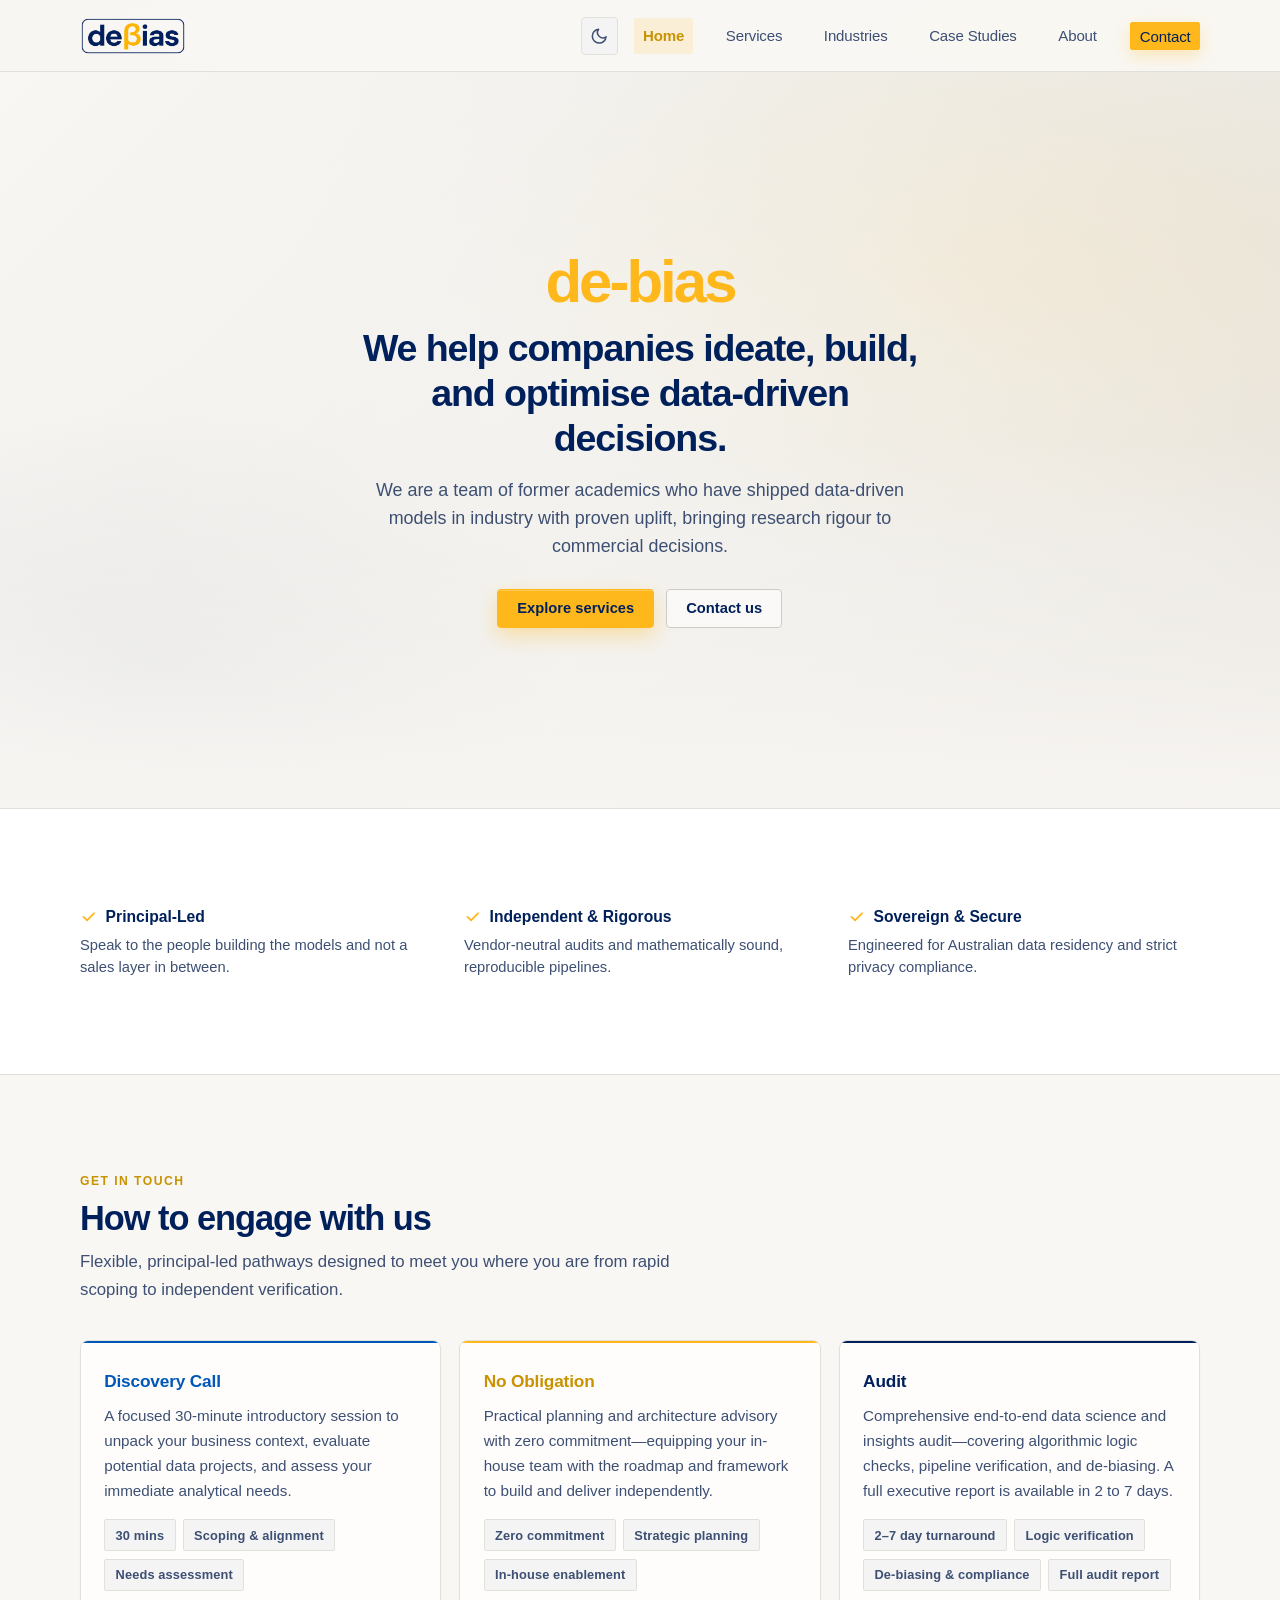
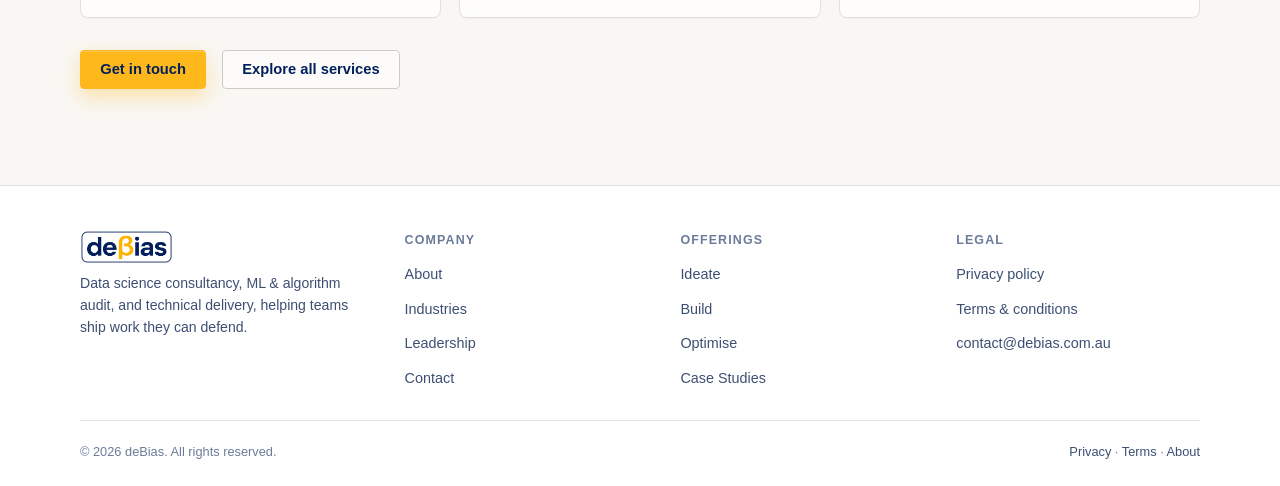
<file: webpage/index.html>
<!DOCTYPE html>
<html lang="en">

<head>
  <meta charset="UTF-8" />
  <meta name="viewport" content="width=device-width, initial-scale=1" />
  <meta name="description"
    content="deBias — data science consultancy, ML &amp; algorithm audit, and technical delivery." />
  <meta name="theme-color" content="#FFB81C" />
  <meta http-equiv="Content-Security-Policy"
    content="default-src 'self'; style-src 'self' 'unsafe-inline' https://fonts.googleapis.com; font-src https://fonts.gstatic.com; img-src 'self' data:; object-src 'none'; base-uri 'self'; form-action 'self' https://formspree.io; frame-ancestors 'none'; block-all-mixed-content; upgrade-insecure-requests;" />
  <meta name="referrer" content="strict-origin-when-cross-origin" />
  <title>deBias — Data science · ML audit · Case studies</title>
  <link rel="canonical" href="https://debias.com.au/" />

  <!-- Open Graph / Facebook / LinkedIn -->
  <meta property="og:type" content="website" />
  <meta property="og:url" content="https://debias.com.au/" />
  <meta property="og:site_name" content="deBias" />
  <meta property="og:title" content="deBias — Data science · ML audit · Case studies" />
  <meta property="og:description" content="We help companies ideate, build, and optimise data-driven decisions. Data science consultancy, ML &amp; algorithm audit, and technical delivery." />
  <meta property="og:image" content="https://debias.com.au/asset/rectangular_logo.png" />

  <!-- Twitter -->
  <meta name="twitter:card" content="summary_large_image" />
  <meta name="twitter:title" content="deBias — Data science · ML audit · Case studies" />
  <meta name="twitter:description" content="We help companies ideate, build, and optimise data-driven decisions. Data science consultancy, ML &amp; algorithm audit, and technical delivery." />
  <meta name="twitter:image" content="https://debias.com.au/asset/rectangular_logo.png" />

  <!-- Schema.org JSON-LD -->
  <script type="application/ld+json">
  {
    "@context": "https://schema.org",
    "@type": "ProfessionalService",
    "name": "deBias",
    "url": "https://debias.com.au",
    "logo": "https://debias.com.au/asset/rectangular_logo.png",
    "image": "https://debias.com.au/asset/rectangular_logo.png",
    "description": "Data science consultancy, ML & algorithm audit, and technical delivery.",
    "telephone": "+61478595068",
    "email": "contact@debias.com.au",
    "address": [
      {
        "@type": "PostalAddress",
        "streetAddress": "161 Castlereagh Street",
        "addressLocality": "Sydney",
        "addressRegion": "NSW",
        "postalCode": "2000",
        "addressCountry": "AU"
      },
      {
        "@type": "PostalAddress",
        "streetAddress": "4 Columbia Court",
        "addressLocality": "Norwest",
        "addressRegion": "NSW",
        "postalCode": "2153",
        "addressCountry": "AU"
      }
    ],
    "founder": [
      {
        "@type": "Person",
        "name": "Dr. Prajwal Kafle"
      },
      {
        "@type": "Person",
        "name": "Dr. Sumi Shrestha"
      }
    ]
  }
  </script>

  <link rel="preconnect" href="https://fonts.googleapis.com" />
  <link rel="preconnect" href="https://fonts.gstatic.com" crossorigin />
  <link href="https://fonts.googleapis.com/css2?family=DM+Sans:wght@400;500;600;700&display=swap" rel="stylesheet" />
  <link rel="stylesheet" href="css/tokens.css?v=5" />
  <link rel="stylesheet" href="css/base.css?v=5" />
  <link rel="stylesheet" href="css/components.css?v=9" />
  <link rel="icon" type="image/png" href="asset/favicon.png?v=3" />
  <link rel="apple-touch-icon" href="asset/apple-touch-icon.png?v=3" />
</head>

<body>
  <a class="skip-link" href="#main">Skip to content</a>

  <header class="site-header" id="top">
    <div class="container site-header__inner">
      <a class="brand" href="index.html" aria-label="deBias home">
        <img class="brand__logo" src="asset/rectangular_logo.png?v=3" alt="deBias" width="400" height="220" />
      </a>
      <div class="site-header__end">
      <div class="header-controls">
        <button type="button" class="theme-toggle" aria-label="Toggle theme">
          <svg class="icon-sun" viewBox="0 0 24 24">
            <circle cx="12" cy="12" r="5"></circle>
            <line x1="12" y1="1" x2="12" y2="3"></line>
            <line x1="12" y1="21" x2="12" y2="23"></line>
            <line x1="4.22" y1="4.22" x2="5.64" y2="5.64"></line>
            <line x1="18.36" y1="18.36" x2="19.78" y2="19.78"></line>
            <line x1="1" y1="12" x2="3" y2="12"></line>
            <line x1="21" y1="12" x2="23" y2="12"></line>
            <line x1="4.22" y1="19.78" x2="5.64" y2="18.36"></line>
            <line x1="18.36" y1="5.64" x2="19.78" y2="4.22"></line>
          </svg>
          <svg class="icon-moon" viewBox="0 0 24 24">
            <path d="M21 12.79A9 9 0 1 1 11.21 3 7 7 0 0 0 21 12.79z"></path>
          </svg>
        </button>
        <button type="button" class="nav-toggle" aria-expanded="false" aria-controls="primary-nav"
          aria-label="Open menu">
          <span class="nav-toggle-bar" aria-hidden="true"></span>
          <span class="nav-toggle-bar" aria-hidden="true"></span>
        </button>
      </div>
      <nav class="nav" id="primary-nav" aria-label="Primary">
        <a href="index.html" aria-current="page">Home</a>
        <a href="services.html">Services</a>
        <a href="industries.html">Industries</a>
        <a href="case-studies.html">Case Studies</a>
        <a href="about.html">About</a>
        <a class="btn btn--accent btn--sm" href="contact.html">Contact</a>
      </nav>
      </div>
    </div>
  </header>

  <main id="main">
    <section class="hero" aria-label="Introduction">
      <div class="hero__media" aria-hidden="true"></div>
      <div class="hero__scrim" aria-hidden="true"></div>
      <div class="container">
        <div class="hero__content">
          <p class="hero__brand" aria-label="de-bias">de-bias</p>
          <h1 class="hero__title">We help companies ideate, build, and optimise data-driven decisions.</h1>
          <p class="hero__lead">
            We are a team of former academics who have shipped data-driven models in industry with proven uplift, bringing research rigour to commercial decisions.
          </p>
          <div class="hero__actions">
            <a class="btn btn--primary" href="services.html">Explore services</a>
            <a class="btn btn--ghost" href="contact.html">Contact us</a>
          </div>
        </div>
      </div>
    </section>

    <section class="section section--tight section--alt" aria-label="Why deBias">
      <div class="container">
        <div class="trust-strip">
          <div class="trust-strip__item reveal">
            <div class="trust-strip__header">
              <svg class="trust-strip__icon" viewBox="0 0 20 20" fill="currentColor" aria-hidden="true">
                <path fill-rule="evenodd" d="M16.707 5.293a1 1 0 010 1.414l-8 8a1 1 0 01-1.414 0l-4-4a1 1 0 011.414-1.414L8 12.586l7.293-7.293a1 1 0 011.414 0z" clip-rule="evenodd"/>
              </svg>
              <span>Principal-Led</span>
            </div>
            <div>Speak to the people building the models and not a sales layer in between.</div>
          </div>
          <div class="trust-strip__item reveal reveal-delay-1">
            <div class="trust-strip__header">
              <svg class="trust-strip__icon" viewBox="0 0 20 20" fill="currentColor" aria-hidden="true">
                <path fill-rule="evenodd" d="M16.707 5.293a1 1 0 010 1.414l-8 8a1 1 0 01-1.414 0l-4-4a1 1 0 011.414-1.414L8 12.586l7.293-7.293a1 1 0 011.414 0z" clip-rule="evenodd"/>
              </svg>
              <span>Independent &amp; Rigorous</span>
            </div>
            <div>Vendor-neutral audits and mathematically sound, reproducible pipelines.</div>
          </div>
          <div class="trust-strip__item reveal reveal-delay-2">
            <div class="trust-strip__header">
              <svg class="trust-strip__icon" viewBox="0 0 20 20" fill="currentColor" aria-hidden="true">
                <path fill-rule="evenodd" d="M16.707 5.293a1 1 0 010 1.414l-8 8a1 1 0 01-1.414 0l-4-4a1 1 0 011.414-1.414L8 12.586l7.293-7.293a1 1 0 011.414 0z" clip-rule="evenodd"/>
              </svg>
              <span>Sovereign &amp; Secure</span>
            </div>
            <div>Engineered for Australian data residency and strict privacy compliance.</div>
          </div>
        </div>
      </div>
    </section>

    <section class="section" id="contact" aria-label="Get in Touch">
      <div class="container">
        <p class="section__eyebrow reveal">Get in Touch</p>
        <h2 class="section__title reveal">How to engage with us</h2>
        <p class="section__intro reveal">
          Flexible, principal-led pathways designed to meet you where you are from rapid scoping to independent verification.
        </p>
        <div class="cards">
          <article class="card card--ideate reveal" id="discovery-call">
            <h3 class="card__title">Discovery Call</h3>
            <p class="card__body">
              A focused 30-minute introductory session to unpack your business context, evaluate potential data projects, and assess your immediate analytical needs.
            </p>
            <ul class="solution-banner__tags" style="margin-top: auto; padding-top: 1rem;">
              <li>30 mins</li>
              <li>Scoping &amp; alignment</li>
              <li>Needs assessment</li>
            </ul>
          </article>

          <article class="card card--build reveal reveal-delay-1" id="no-obligation">
            <h3 class="card__title">No Obligation</h3>
            <p class="card__body">
              Practical planning and architecture advisory with zero commitment—equipping your in-house team with the roadmap and framework to build and deliver independently.
            </p>
            <ul class="solution-banner__tags" style="margin-top: auto; padding-top: 1rem;">
              <li>Zero commitment</li>
              <li>Strategic planning</li>
              <li>In-house enablement</li>
            </ul>
          </article>

          <article class="card card--optimise reveal reveal-delay-2" id="audit">
            <h3 class="card__title">Audit</h3>
            <p class="card__body">
              Comprehensive end-to-end data science and insights audit—covering algorithmic logic checks, pipeline verification, and de-biasing. A full executive report is available in 2 to 7 days.
            </p>
            <ul class="solution-banner__tags" style="margin-top: auto; padding-top: 1rem;">
              <li>2–7 day turnaround</li>
              <li>Logic verification</li>
              <li>De-biasing &amp; compliance</li>
              <li>Full audit report</li>
            </ul>
          </article>
        </div>

        <div style="margin-top: 2rem; display: flex; flex-wrap: wrap; gap: 1rem; align-items: center;" class="reveal">
          <a class="btn btn--primary" href="contact.html">Get in touch</a>
          <a class="btn btn--ghost" href="services.html">Explore all services</a>
        </div>
      </div>
    </section>
  </main>

  <footer class="site-footer">
    <div class="container">
      <div class="site-footer__grid">
        <div>
          <div class="footer-col__brand">
            <img class="brand__logo brand__logo--sm" src="asset/rectangular_logo.png?v=3" alt="deBias" width="400"
              height="220" />
          </div>
          <p class="footer-col__blurb">
            Data science consultancy, ML &amp; algorithm audit, and technical delivery, helping teams
            ship work they can defend.
          </p>
        </div>
        <nav aria-label="Company">
          <p class="footer-col__title">Company</p>
          <ul class="footer-list">
            <li><a href="about.html">About</a></li>
            <li><a href="industries.html">Industries</a></li>
            <li><a href="about.html#leadership">Leadership</a></li>
            <li><a href="contact.html">Contact</a></li>
          </ul>
        </nav>
        <nav aria-label="Offerings">
          <p class="footer-col__title">Offerings</p>
          <ul class="footer-list">
            <li><a href="services.html#ideate">Ideate</a></li>
            <li><a href="services.html#build">Build</a></li>
            <li><a href="services.html#optimise">Optimise</a></li>
            <li><a href="case-studies.html">Case Studies</a></li>
          </ul>
        </nav>
        <nav aria-label="Legal">
          <p class="footer-col__title">Legal</p>
          <ul class="footer-list">
            <li><a href="privacy.html">Privacy policy</a></li>
            <li><a href="terms.html">Terms &amp; conditions</a></li>
            <li><a href="mailto:contact@debias.com.au">contact@debias.com.au</a></li>
          </ul>
        </nav>
      </div>

      <div class="footer-bottom">
        <span>© <span data-year></span> deBias. All rights reserved.</span>
        <span>
          <a href="privacy.html">Privacy</a> · <a href="terms.html">Terms</a> · <a href="about.html">About</a>
        </span>
      </div>
    </div>
  </footer>

  <script src="js/main.js?v=3"></script>
</body>

</html>
</file>
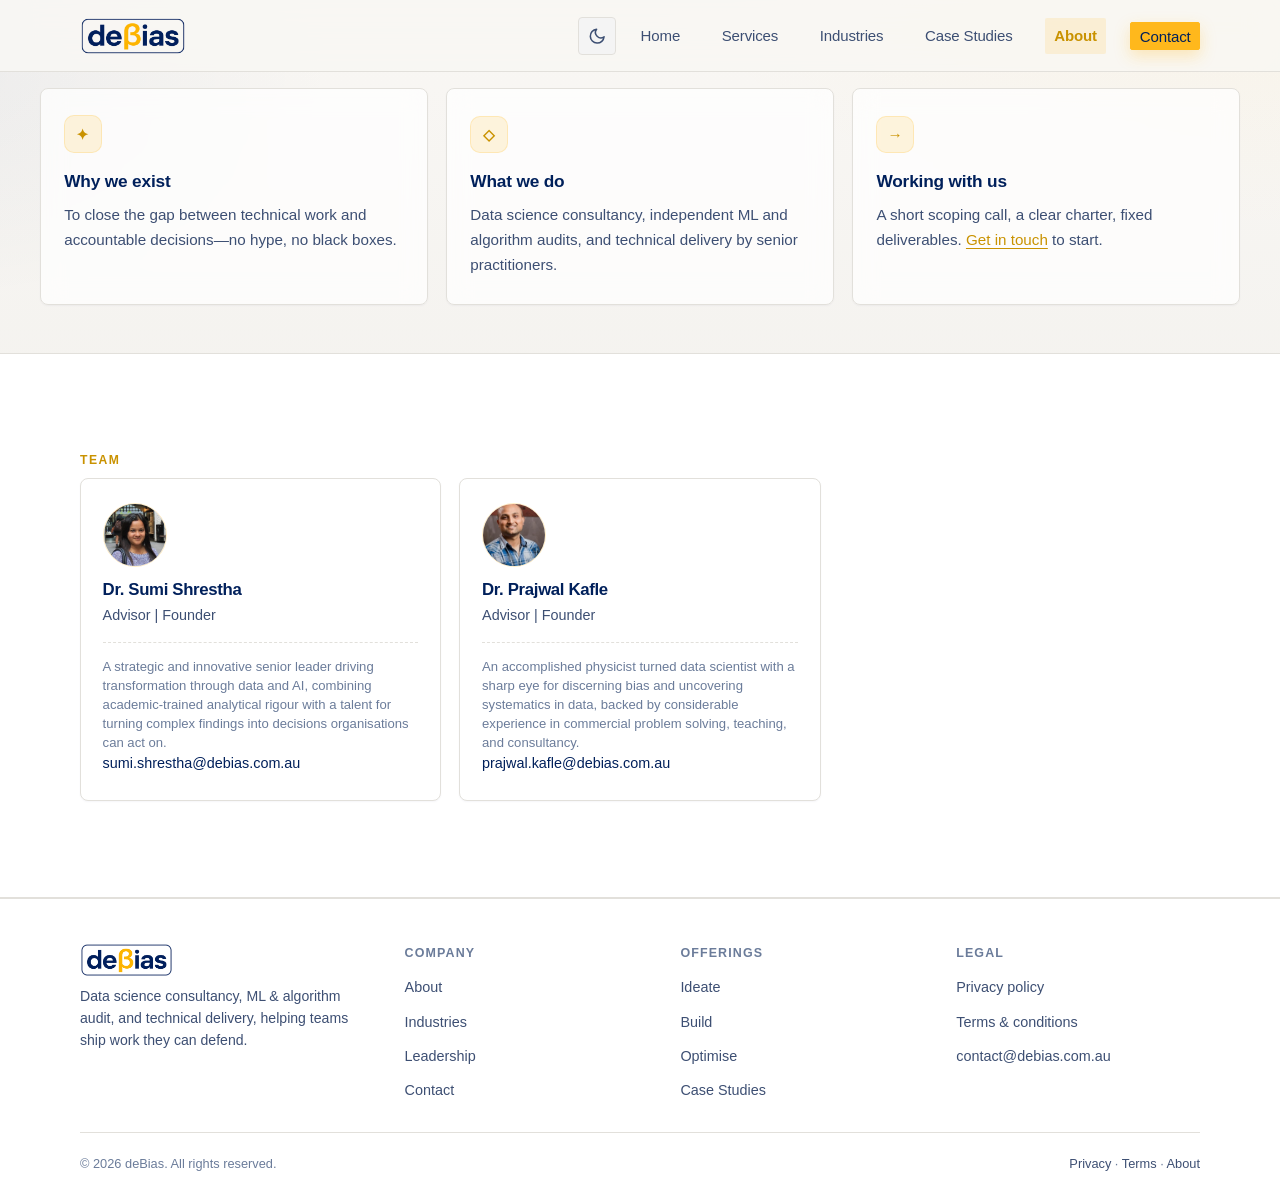
<file: webpage/about.html>
<!DOCTYPE html>
<html lang="en">
<head>
  <meta charset="UTF-8" />
  <meta name="viewport" content="width=device-width, initial-scale=1" />
  <meta name="description" content="About deBias — data science consultancy, audit and technical delivery." />
  <meta name="theme-color" content="#FFB81C" />
  <meta http-equiv="Content-Security-Policy" content="default-src 'self'; style-src 'self' 'unsafe-inline' https://fonts.googleapis.com; font-src https://fonts.gstatic.com; img-src 'self' data:; object-src 'none'; base-uri 'self'; form-action 'self' https://formspree.io; frame-ancestors 'none'; block-all-mixed-content; upgrade-insecure-requests;" />
  <meta name="referrer" content="strict-origin-when-cross-origin" />
  <title>About — deBias</title>
  <link rel="canonical" href="https://debias.com.au/about.html" />

  <!-- Open Graph / Facebook / LinkedIn -->
  <meta property="og:type" content="website" />
  <meta property="og:url" content="https://debias.com.au/about.html" />
  <meta property="og:site_name" content="deBias" />
  <meta property="og:title" content="About — deBias" />
  <meta property="og:description" content="About deBias — former academics bringing research rigour to commercial data science and ML decisions." />
  <meta property="og:image" content="https://debias.com.au/asset/rectangular_logo.png" />

  <!-- Twitter -->
  <meta name="twitter:card" content="summary_large_image" />
  <meta name="twitter:title" content="About — deBias" />
  <meta name="twitter:description" content="About deBias — former academics bringing research rigour to commercial data science and ML decisions." />
  <meta name="twitter:image" content="https://debias.com.au/asset/rectangular_logo.png" />

  <link rel="preconnect" href="https://fonts.googleapis.com" />
  <link rel="preconnect" href="https://fonts.gstatic.com" crossorigin />
  <link href="https://fonts.googleapis.com/css2?family=DM+Sans:wght@400;500;600;700&display=swap" rel="stylesheet" />
  <link rel="stylesheet" href="css/tokens.css?v=5" />
  <link rel="stylesheet" href="css/base.css?v=5" />
  <link rel="stylesheet" href="css/components.css?v=9" />
  <link rel="icon" type="image/png" href="asset/favicon.png?v=3" />
  <link rel="apple-touch-icon" href="asset/apple-touch-icon.png?v=3" />
</head>
<body>
  <a class="skip-link" href="#about-main">Skip to content</a>

  <header class="site-header">
    <div class="container site-header__inner">
      <a class="brand" href="index.html" aria-label="deBias home">
        <img class="brand__logo" src="asset/rectangular_logo.png?v=3" alt="deBias" width="400" height="220" />
      </a>
      <div class="site-header__end">
      <div class="header-controls">
        <button type="button" class="theme-toggle" aria-label="Toggle theme">
          <svg class="icon-sun" viewBox="0 0 24 24"><circle cx="12" cy="12" r="5"></circle><line x1="12" y1="1" x2="12" y2="3"></line><line x1="12" y1="21" x2="12" y2="23"></line><line x1="4.22" y1="4.22" x2="5.64" y2="5.64"></line><line x1="18.36" y1="18.36" x2="19.78" y2="19.78"></line><line x1="1" y1="12" x2="3" y2="12"></line><line x1="21" y1="12" x2="23" y2="12"></line><line x1="4.22" y1="19.78" x2="5.64" y2="18.36"></line><line x1="18.36" y1="5.64" x2="19.78" y2="4.22"></line></svg>
          <svg class="icon-moon" viewBox="0 0 24 24"><path d="M21 12.79A9 9 0 1 1 11.21 3 7 7 0 0 0 21 12.79z"></path></svg>
        </button>
        <button type="button" class="nav-toggle" aria-expanded="false" aria-controls="primary-nav" aria-label="Open menu">
          <span class="nav-toggle-bar" aria-hidden="true"></span>
          <span class="nav-toggle-bar" aria-hidden="true"></span>
        </button>
      </div>
      <nav class="nav" id="primary-nav" aria-label="Primary">
        <a href="index.html">Home</a>
        <a href="services.html">Services</a>
        <a href="industries.html">Industries</a>
        <a href="case-studies.html">Case Studies</a>
        <a href="about.html" aria-current="page">About</a>
        <a class="btn btn--accent btn--sm" href="contact.html">Contact</a>
      </nav>
      </div>
    </div>
  </header>

  <main id="about-main">
    <div class="container about-grid">
      <article class="card">
        <span class="card__icon" aria-hidden="true">✦</span>
        <h2 class="card__title">Why we exist</h2>
        <p class="card__body">
          To close the gap between technical work and accountable decisions—no hype, no black boxes.
        </p>
      </article>
      <article class="card">
        <span class="card__icon" aria-hidden="true">◇</span>
        <h2 class="card__title">What we do</h2>
        <p class="card__body">
          Data science consultancy, independent ML and algorithm audits, and technical delivery by senior practitioners.
        </p>
      </article>
      <article class="card">
        <span class="card__icon" aria-hidden="true">→</span>
        <h2 class="card__title">Working with us</h2>
        <p class="card__body">
          A short scoping call, a clear charter, fixed deliverables. <a href="contact.html">Get in touch</a> to start.
        </p>
      </article>
    </div>

    <section class="section section--alt profiles" id="leadership" aria-labelledby="profiles-heading">
      <div class="container">
        <p class="section__eyebrow">Team</p>
        <div class="profiles-grid">
          <article class="profile-card">
            <img class="profile-card__avatar profile-card__avatar--photo" src="asset/sumi_profile.jpeg" alt="Dr. Sumi Shrestha" width="64" height="64" />
            <h3 class="profile-card__name">Dr. Sumi Shrestha</h3>
            <p class="profile-card__role">Advisor | Founder</p>
            <p class="profile-card__note">
              A strategic and innovative senior leader driving transformation through data and AI,
              combining academic-trained analytical rigour with a talent for turning complex
              findings into decisions organisations can act on.
            </p>
            <dl class="profile-card__contact">
              <div>
                <dt class="visually-hidden">Email</dt>
                <dd><a href="mailto:sumi.shrestha@debias.com.au">sumi.shrestha@debias.com.au</a></dd>
              </div>
            </dl>
          </article>
          <article class="profile-card">
            <img class="profile-card__avatar profile-card__avatar--photo" src="asset/prajwal_profile.jpeg" alt="Dr. Prajwal Kafle" width="64" height="64" />
            <h3 class="profile-card__name">Dr. Prajwal Kafle</h3>
            <p class="profile-card__role">Advisor | Founder</p>
            <p class="profile-card__note">
              An accomplished physicist turned data scientist with a sharp eye for discerning
              bias and uncovering systematics in data, backed by considerable experience in
              commercial problem solving, teaching, and consultancy.
            </p>
            <dl class="profile-card__contact">
              <div>
                <dt class="visually-hidden">Email</dt>
                <dd><a href="mailto:prajwal.kafle@debias.com.au">prajwal.kafle@debias.com.au</a></dd>
              </div>
            </dl>
          </article>
        </div>
      </div>
    </section>
  </main>

  <footer class="site-footer">
    <div class="container">
      <div class="site-footer__grid">
        <div>
          <div class="footer-col__brand">
            <img class="brand__logo brand__logo--sm" src="asset/rectangular_logo.png?v=3" alt="deBias" width="400" height="220" />
          </div>
          <p class="footer-col__blurb">
            Data science consultancy, ML &amp; algorithm audit, and technical delivery, helping teams
            ship work they can defend.
          </p>
        </div>
        <nav aria-label="Company">
          <p class="footer-col__title">Company</p>
          <ul class="footer-list">
            <li><a href="about.html">About</a></li>
            <li><a href="industries.html">Industries</a></li>
            <li><a href="about.html#leadership">Leadership</a></li>
            <li><a href="contact.html">Contact</a></li>
          </ul>
        </nav>
        <nav aria-label="Offerings">
          <p class="footer-col__title">Offerings</p>
          <ul class="footer-list">
            <li><a href="services.html#ideate">Ideate</a></li>
            <li><a href="services.html#build">Build</a></li>
            <li><a href="services.html#optimise">Optimise</a></li>
            <li><a href="case-studies.html">Case Studies</a></li>
          </ul>
        </nav>
        <nav aria-label="Legal">
          <p class="footer-col__title">Legal</p>
          <ul class="footer-list">
            <li><a href="privacy.html">Privacy policy</a></li>
            <li><a href="terms.html">Terms &amp; conditions</a></li>
            <li><a href="mailto:contact@debias.com.au">contact@debias.com.au</a></li>
          </ul>
        </nav>
      </div>

      <div class="footer-bottom">
        <span>© <span data-year></span> deBias. All rights reserved.</span>
        <span>
          <a href="privacy.html">Privacy</a> · <a href="terms.html">Terms</a> · <a href="about.html">About</a>
        </span>
      </div>
    </div>
  </footer>

  <script src="js/main.js?v=3"></script>
</body>
</html>
</file>
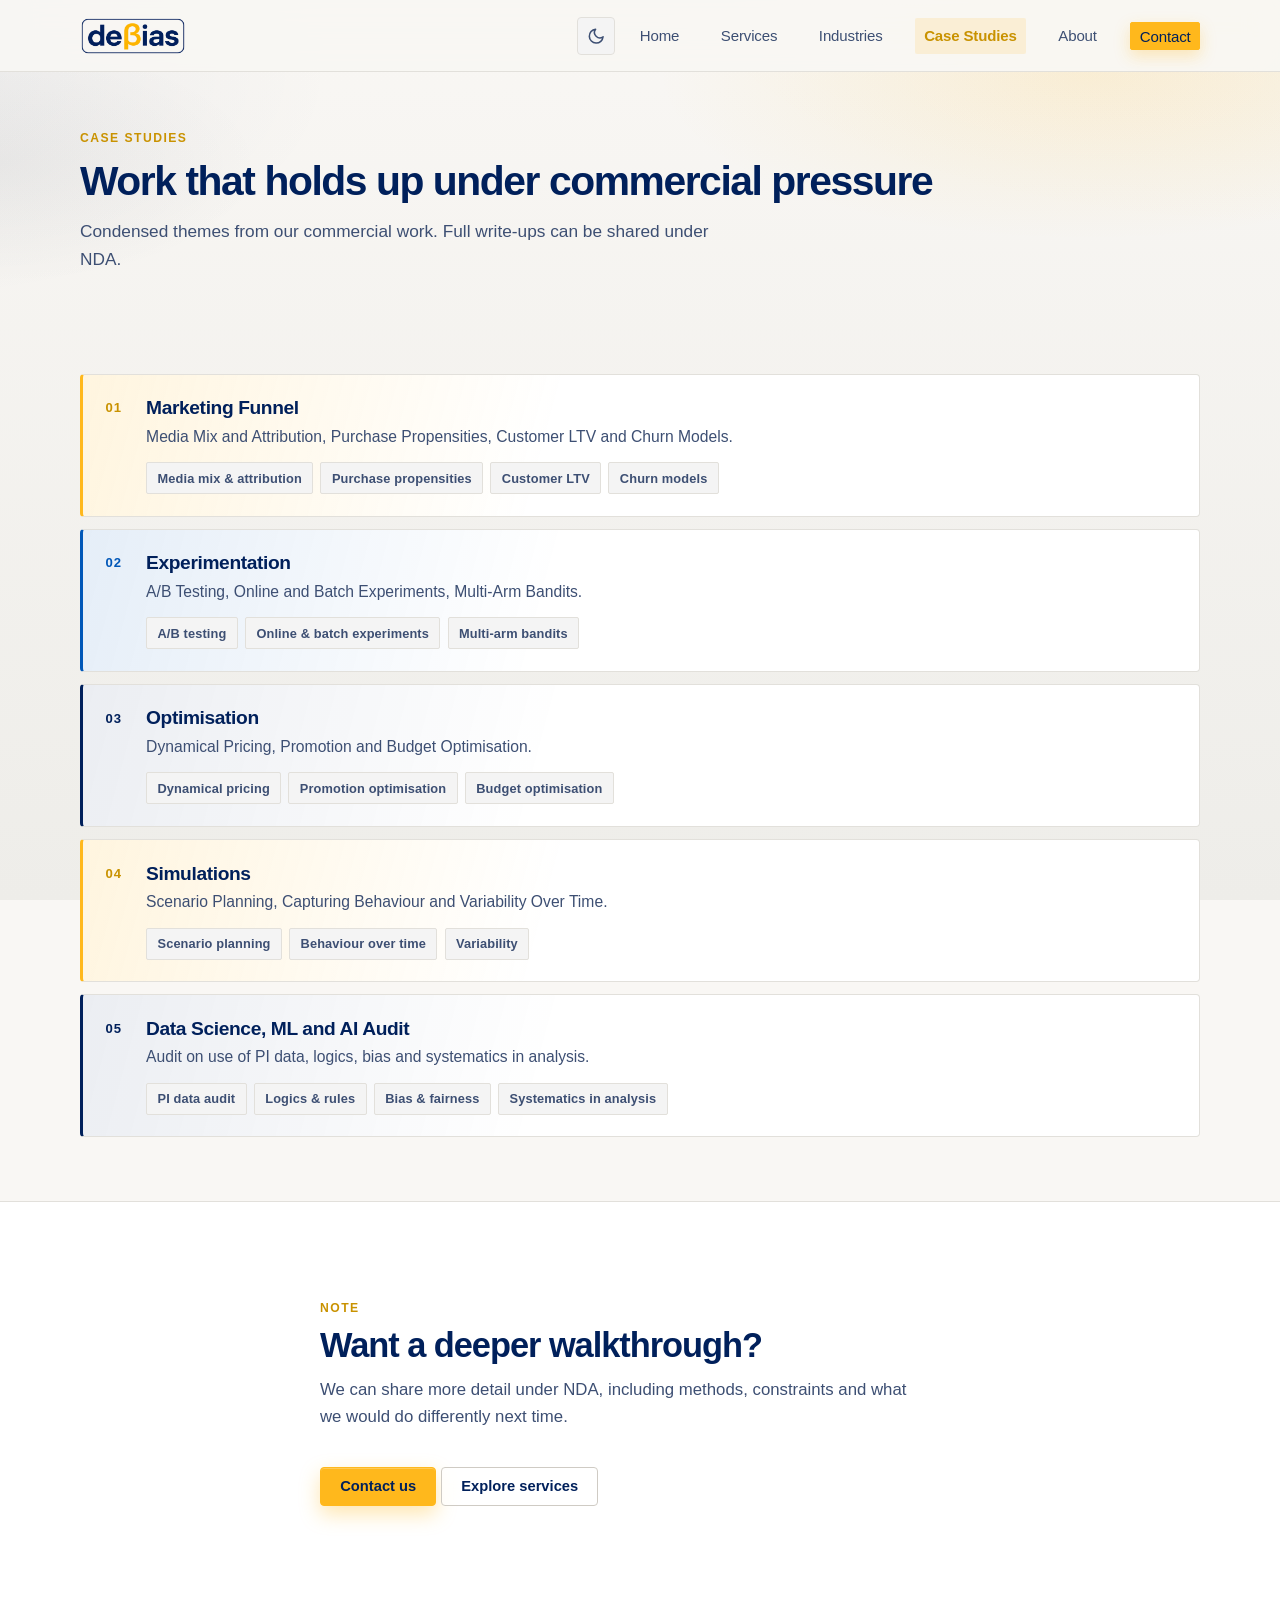
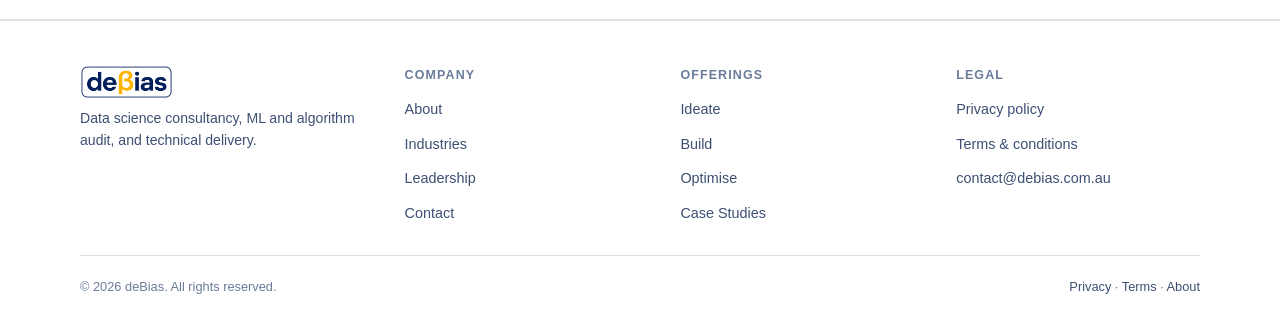
<file: webpage/case-studies.html>
<!DOCTYPE html>
<html lang="en">
<head>
  <meta charset="UTF-8" />
  <meta name="viewport" content="width=device-width, initial-scale=1" />
  <meta name="description" content="Case studies — deBias: how we help companies ideate, build and optimise data-driven decisions." />
  <meta name="theme-color" content="#FFB81C" />
  <meta http-equiv="Content-Security-Policy" content="default-src 'self'; style-src 'self' 'unsafe-inline' https://fonts.googleapis.com; font-src https://fonts.gstatic.com; img-src 'self' data:; object-src 'none'; base-uri 'self'; form-action 'self'; frame-ancestors 'none'; block-all-mixed-content; upgrade-insecure-requests;" />
  <meta name="referrer" content="strict-origin-when-cross-origin" />
  <title>Case Studies — deBias</title>
  <link rel="canonical" href="https://debias.com.au/case-studies.html" />

  <!-- Open Graph / Facebook / LinkedIn -->
  <meta property="og:type" content="website" />
  <meta property="og:url" content="https://debias.com.au/case-studies.html" />
  <meta property="og:site_name" content="deBias" />
  <meta property="og:title" content="Case Studies — deBias" />
  <meta property="og:description" content="Work that holds up under commercial pressure: Data science consultancy, ML audit and technical delivery case studies." />
  <meta property="og:image" content="https://debias.com.au/asset/rectangular_logo.png" />

  <!-- Twitter -->
  <meta name="twitter:card" content="summary_large_image" />
  <meta name="twitter:title" content="Case Studies — deBias" />
  <meta name="twitter:description" content="Work that holds up under commercial pressure: Data science consultancy, ML audit and technical delivery case studies." />
  <meta name="twitter:image" content="https://debias.com.au/asset/rectangular_logo.png" />

  <link rel="preconnect" href="https://fonts.googleapis.com" />
  <link rel="preconnect" href="https://fonts.gstatic.com" crossorigin />
  <link href="https://fonts.googleapis.com/css2?family=DM+Sans:wght@400;500;600;700&display=swap" rel="stylesheet" />
  <link rel="stylesheet" href="css/tokens.css?v=5" />
  <link rel="stylesheet" href="css/base.css?v=5" />
  <link rel="stylesheet" href="css/components.css?v=9" />
  <link rel="icon" type="image/png" href="asset/favicon.png?v=3" />
  <link rel="apple-touch-icon" href="asset/apple-touch-icon.png?v=3" />
</head>
<body>
  <a class="skip-link" href="#case-studies-main">Skip to content</a>

  <header class="site-header">
    <div class="container site-header__inner">
      <a class="brand" href="index.html" aria-label="deBias home">
        <img class="brand__logo" src="asset/rectangular_logo.png?v=3" alt="deBias" width="400" height="220" />
      </a>
      <div class="site-header__end">
      <div class="header-controls">
        <button type="button" class="theme-toggle" aria-label="Toggle theme">
          <svg class="icon-sun" viewBox="0 0 24 24"><circle cx="12" cy="12" r="5"></circle><line x1="12" y1="1" x2="12" y2="3"></line><line x1="12" y1="21" x2="12" y2="23"></line><line x1="4.22" y1="4.22" x2="5.64" y2="5.64"></line><line x1="18.36" y1="18.36" x2="19.78" y2="19.78"></line><line x1="1" y1="12" x2="3" y2="12"></line><line x1="21" y1="12" x2="23" y2="12"></line><line x1="4.22" y1="19.78" x2="5.64" y2="18.36"></line><line x1="18.36" y1="5.64" x2="19.78" y2="4.22"></line></svg>
          <svg class="icon-moon" viewBox="0 0 24 24"><path d="M21 12.79A9 9 0 1 1 11.21 3 7 7 0 0 0 21 12.79z"></path></svg>
        </button>
        <button type="button" class="nav-toggle" aria-expanded="false" aria-controls="primary-nav" aria-label="Open menu">
          <span class="nav-toggle-bar" aria-hidden="true"></span>
          <span class="nav-toggle-bar" aria-hidden="true"></span>
        </button>
      </div>
      <nav class="nav" id="primary-nav" aria-label="Primary">
        <a href="index.html">Home</a>
        <a href="services.html">Services</a>
        <a href="industries.html">Industries</a>
        <a href="case-studies.html" aria-current="page">Case Studies</a>
        <a href="about.html">About</a>
        <a class="btn btn--accent btn--sm" href="contact.html">Contact</a>
      </nav>
      </div>
    </div>
  </header>

  <main id="case-studies-main">
    <section class="page-hero">
      <div class="container">
        <p class="page-hero__eyebrow">Case Studies</p>
        <h1 class="page-hero__title">Work that holds up under commercial pressure</h1>
        <p class="page-hero__lead">
          Condensed themes from our commercial work. Full write-ups can be shared under NDA.
        </p>
      </div>
    </section>

    <section class="section section--tight">
      <div class="container">
        <div class="solution-banners">
          <article class="solution-banner solution-banner--build" id="marketing-funnel">
            <span class="solution-banner__index" aria-hidden="true">01</span>
            <div class="solution-banner__body">
              <h2 class="solution-banner__title">Marketing Funnel</h2>
              <p class="solution-banner__lead">Media Mix and Attribution, Purchase Propensities, Customer LTV and Churn Models.</p>
              <ul class="solution-banner__tags">
                <li>Media mix &amp; attribution</li>
                <li>Purchase propensities</li>
                <li>Customer LTV</li>
                <li>Churn models</li>
              </ul>
            </div>
          </article>

          <article class="solution-banner solution-banner--ideate" id="experimentation">
            <span class="solution-banner__index" aria-hidden="true">02</span>
            <div class="solution-banner__body">
              <h2 class="solution-banner__title">Experimentation</h2>
              <p class="solution-banner__lead">A/B Testing, Online and Batch Experiments, Multi-Arm Bandits.</p>
              <ul class="solution-banner__tags">
                <li>A/B testing</li>
                <li>Online &amp; batch experiments</li>
                <li>Multi-arm bandits</li>
              </ul>
            </div>
          </article>

          <article class="solution-banner solution-banner--optimise" id="optimisation">
            <span class="solution-banner__index" aria-hidden="true">03</span>
            <div class="solution-banner__body">
              <h2 class="solution-banner__title">Optimisation</h2>
              <p class="solution-banner__lead">Dynamical Pricing, Promotion and Budget Optimisation.</p>
              <ul class="solution-banner__tags">
                <li>Dynamical pricing</li>
                <li>Promotion optimisation</li>
                <li>Budget optimisation</li>
              </ul>
            </div>
          </article>

          <article class="solution-banner solution-banner--build" id="simulations">
            <span class="solution-banner__index" aria-hidden="true">04</span>
            <div class="solution-banner__body">
              <h2 class="solution-banner__title">Simulations</h2>
              <p class="solution-banner__lead">Scenario Planning, Capturing Behaviour and Variability Over Time.</p>
              <ul class="solution-banner__tags">
                <li>Scenario planning</li>
                <li>Behaviour over time</li>
                <li>Variability</li>
              </ul>
            </div>
          </article>

          <article class="solution-banner solution-banner--optimise" id="audit">
            <span class="solution-banner__index" aria-hidden="true">05</span>
            <div class="solution-banner__body">
              <h2 class="solution-banner__title">Data Science, ML and AI Audit</h2>
              <p class="solution-banner__lead">Audit on use of PI data, logics, bias and systematics in analysis.</p>
              <ul class="solution-banner__tags">
                <li>PI data audit</li>
                <li>Logics &amp; rules</li>
                <li>Bias &amp; fairness</li>
                <li>Systematics in analysis</li>
              </ul>
            </div>
          </article>
        </div>
      </div>
    </section>

    <section class="section section--alt">
      <div class="container container--narrow">
        <p class="section__eyebrow">Note</p>
        <h2 class="section__title">Want a deeper walkthrough?</h2>
        <p class="section__intro">
          We can share more detail under NDA, including methods, constraints and what we would do differently next time.
        </p>
        <p>
          <a class="btn btn--primary" href="contact.html">Contact us</a>
          <a class="btn btn--ghost" href="services.html">Explore services</a>
        </p>
      </div>
    </section>
  </main>

  <footer class="site-footer">
    <div class="container">
      <div class="site-footer__grid">
        <div>
          <div class="footer-col__brand">
            <img class="brand__logo brand__logo--sm" src="asset/rectangular_logo.png?v=3" alt="deBias" width="400" height="220" />
          </div>
          <p class="footer-col__blurb">
            Data science consultancy, ML and algorithm audit, and technical delivery.
          </p>
        </div>
        <nav aria-label="Company">
          <p class="footer-col__title">Company</p>
          <ul class="footer-list">
            <li><a href="about.html">About</a></li>
            <li><a href="industries.html">Industries</a></li>
            <li><a href="about.html#leadership">Leadership</a></li>
            <li><a href="contact.html">Contact</a></li>
          </ul>
        </nav>
        <nav aria-label="Offerings">
          <p class="footer-col__title">Offerings</p>
          <ul class="footer-list">
            <li><a href="services.html#ideate">Ideate</a></li>
            <li><a href="services.html#build">Build</a></li>
            <li><a href="services.html#optimise">Optimise</a></li>
            <li><a href="case-studies.html">Case Studies</a></li>
          </ul>
        </nav>
        <nav aria-label="Legal">
          <p class="footer-col__title">Legal</p>
          <ul class="footer-list">
            <li><a href="privacy.html">Privacy policy</a></li>
            <li><a href="terms.html">Terms &amp; conditions</a></li>
            <li><a href="mailto:contact@debias.com.au">contact@debias.com.au</a></li>
          </ul>
        </nav>
      </div>
      <div class="footer-bottom">
        <span>© <span data-year></span> deBias. All rights reserved.</span>
        <span>
          <a href="privacy.html">Privacy</a> · <a href="terms.html">Terms</a> · <a href="about.html">About</a>
        </span>
      </div>
    </div>
  </footer>

  <script src="js/main.js?v=3"></script>
</body>
</html>
</file>
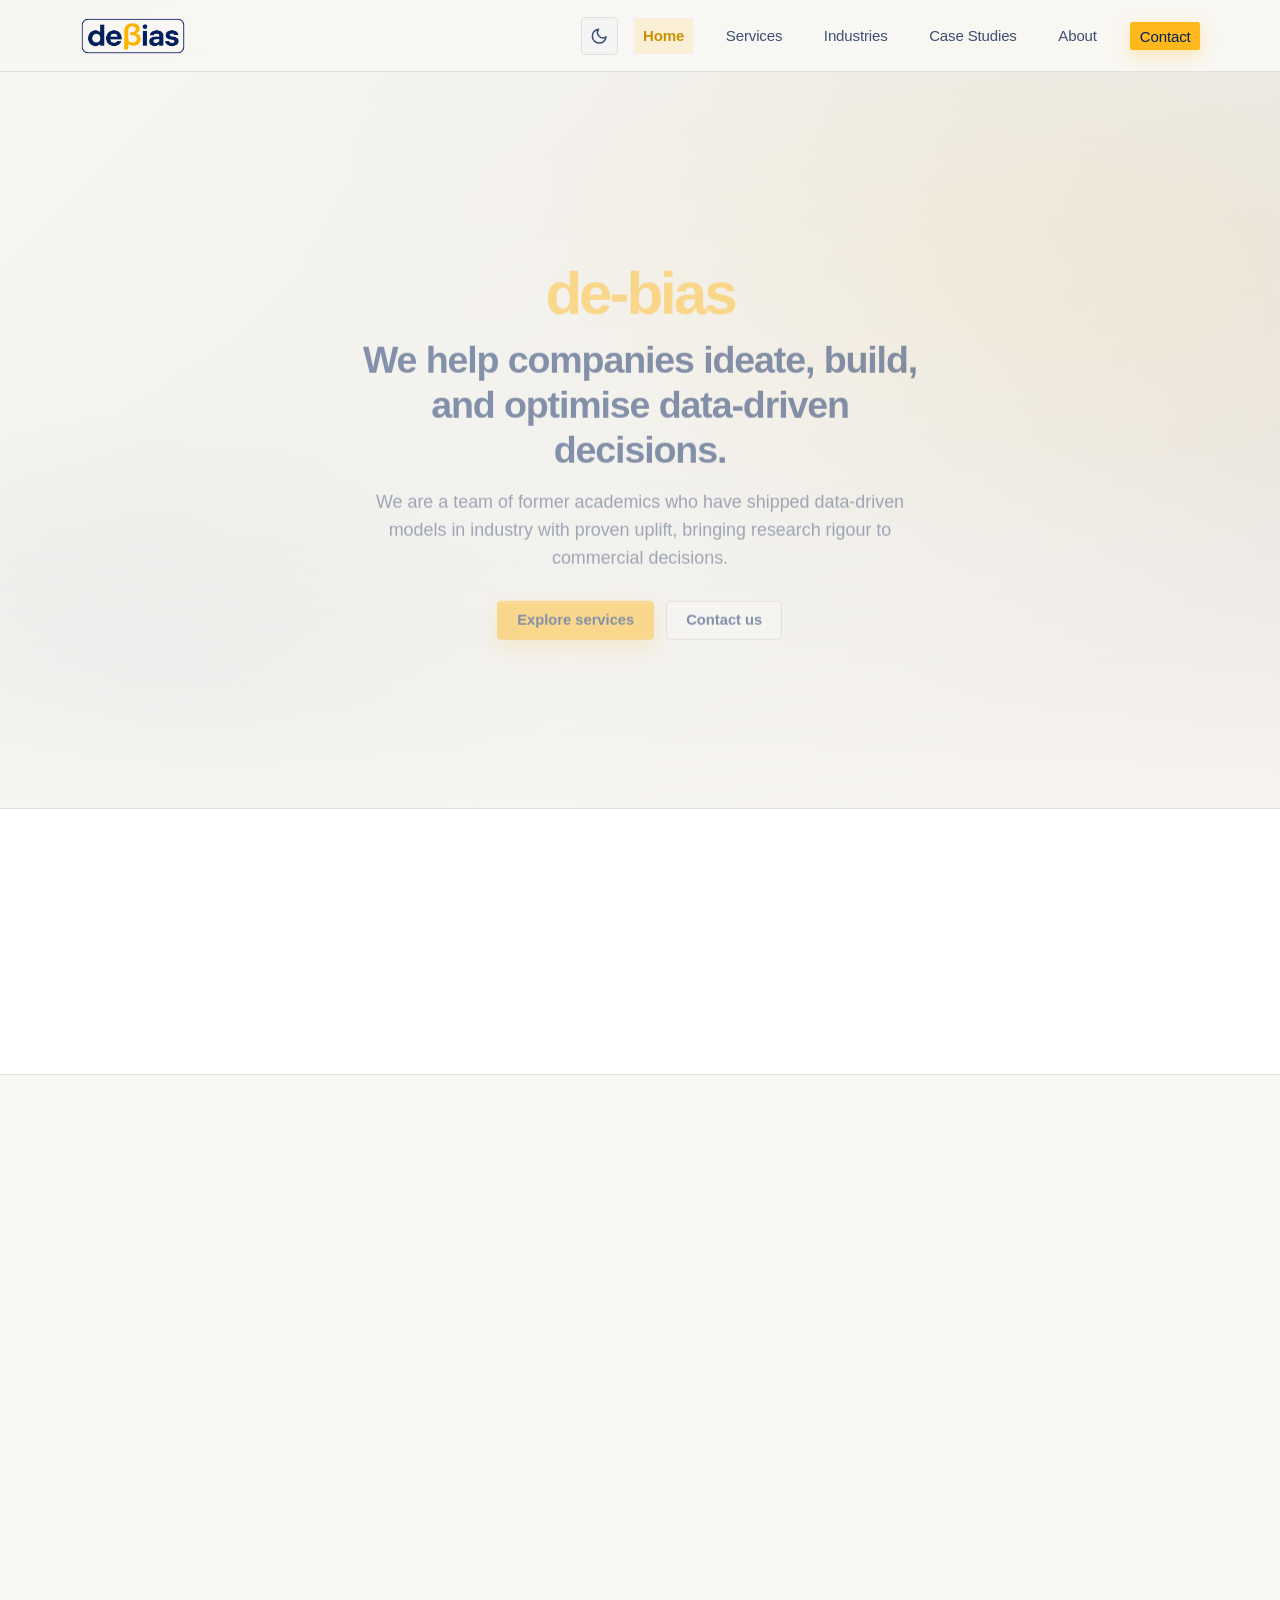
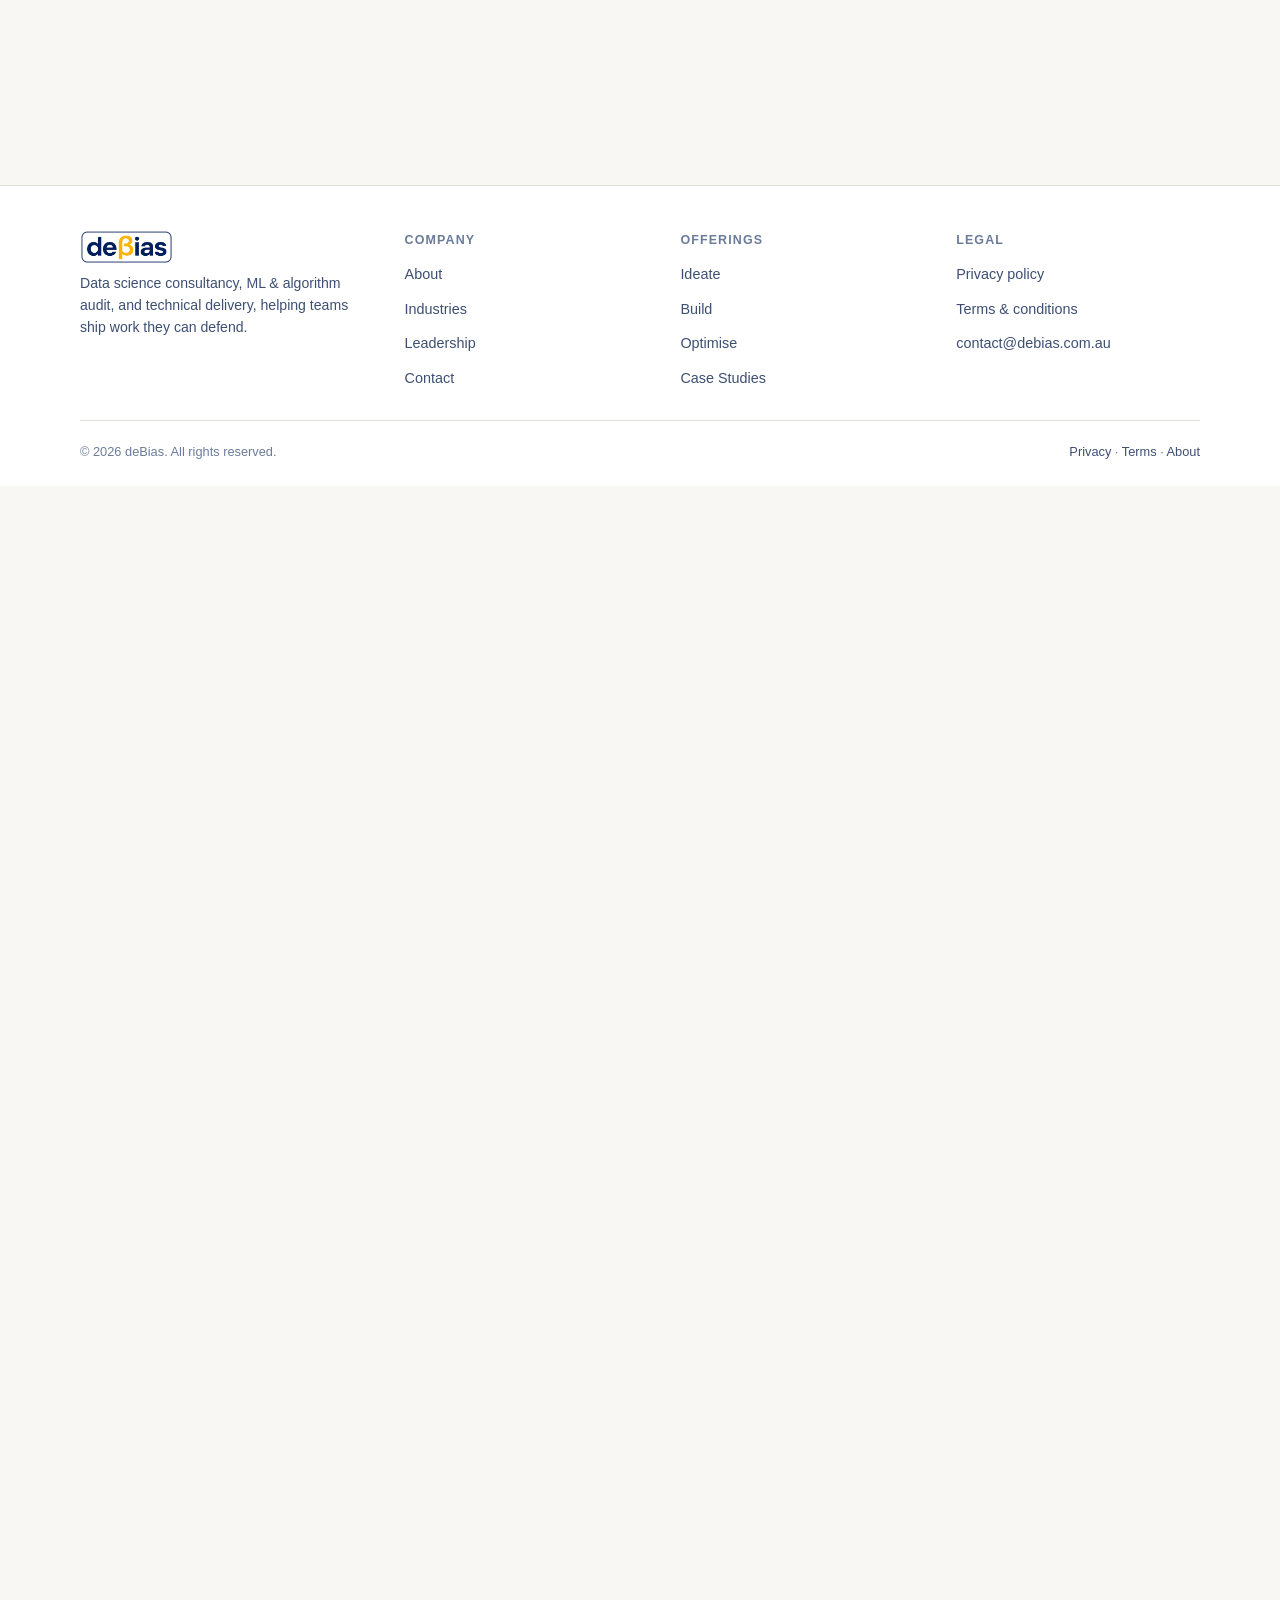
<file: webpage/conference.html>
<!DOCTYPE html>
<html lang="en">
<head>
  <meta charset="UTF-8" />
  <meta http-equiv="refresh" content="0; url=index.html" />
  <title>Redirecting — deBias</title>
  <link rel="canonical" href="index.html" />
</head>
<body>
  <p>This page has moved to <a href="index.html">Home</a>.</p>
</body>
</html>
</file>
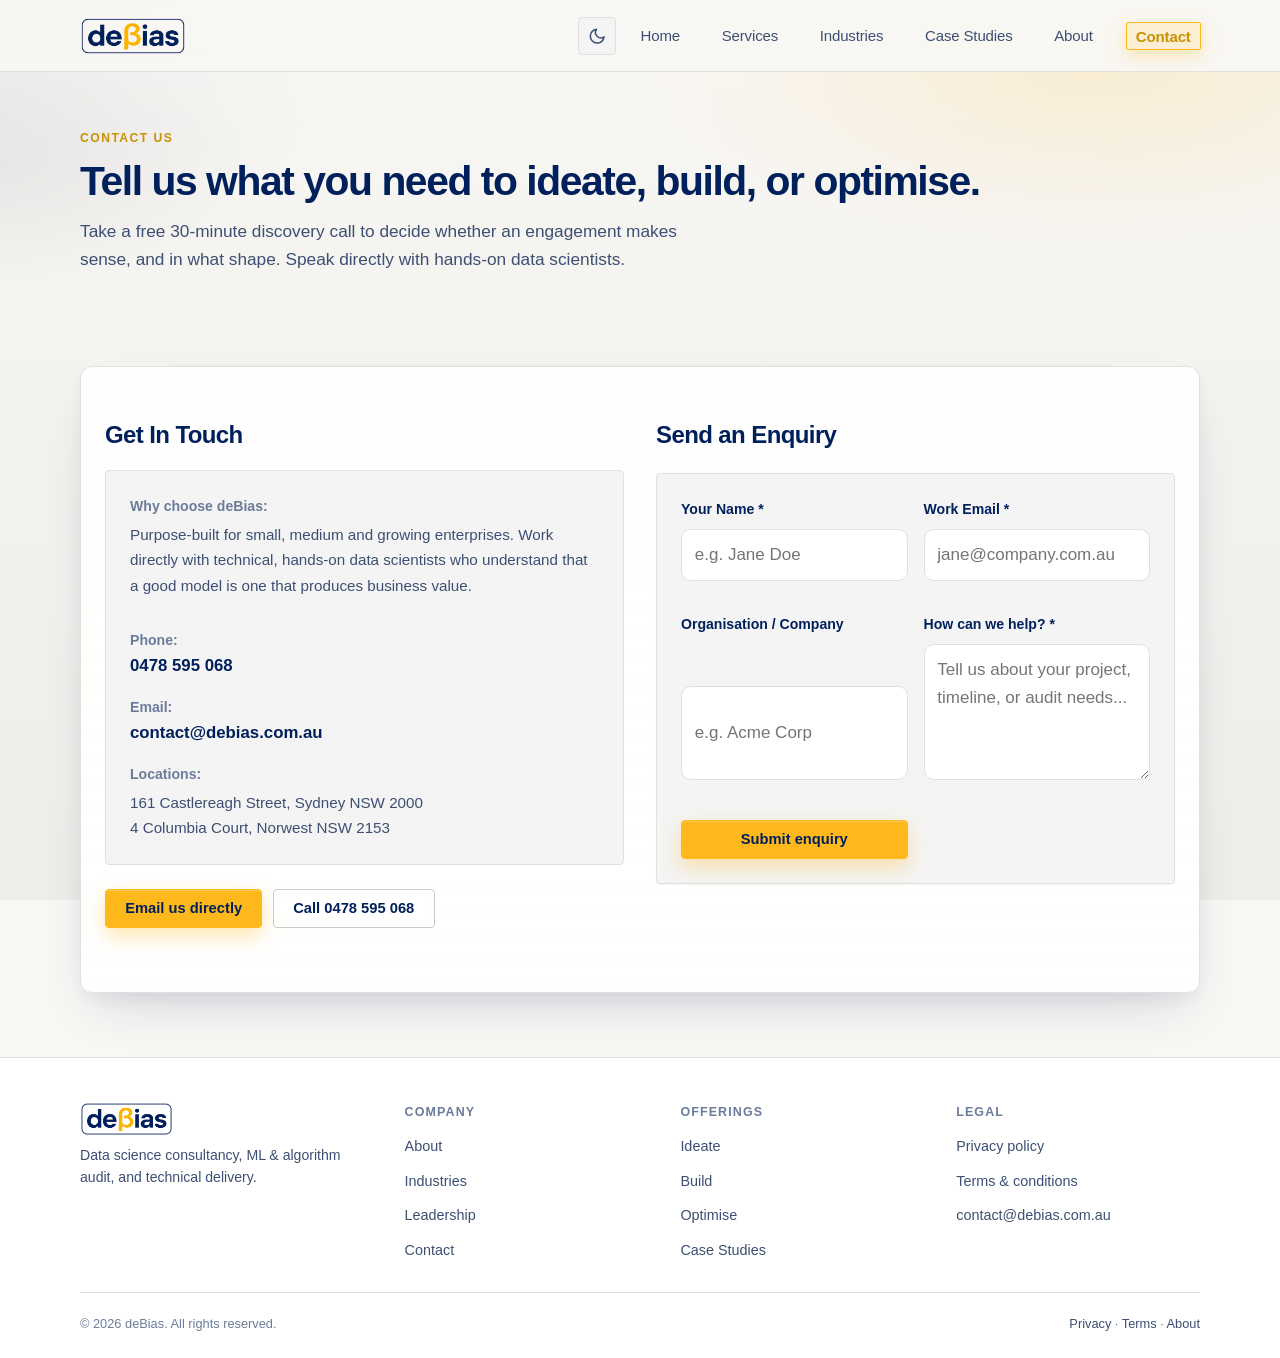
<file: webpage/contact.html>
<!DOCTYPE html>
<html lang="en">

<head>
  <meta charset="UTF-8" />
  <meta name="viewport" content="width=device-width, initial-scale=1" />
  <meta name="description"
    content="Get in touch with deBias — data science consultancy, ML &amp; algorithm audit, and technical delivery." />
  <meta name="theme-color" content="#FFB81C" />
  <meta http-equiv="Content-Security-Policy"
    content="default-src 'self'; style-src 'self' 'unsafe-inline' https://fonts.googleapis.com; font-src https://fonts.gstatic.com; img-src 'self' data:; object-src 'none'; base-uri 'self'; form-action 'self' https://formspree.io; frame-ancestors 'none'; block-all-mixed-content; upgrade-insecure-requests;" />
  <meta name="referrer" content="strict-origin-when-cross-origin" />
  <title>Contact Us — deBias</title>
  <link rel="canonical" href="https://debias.com.au/contact.html" />

  <!-- Open Graph / Facebook / LinkedIn -->
  <meta property="og:type" content="website" />
  <meta property="og:url" content="https://debias.com.au/contact.html" />
  <meta property="og:site_name" content="deBias" />
  <meta property="og:title" content="Contact Us — deBias" />
  <meta property="og:description"
    content="Tell us what you need to ideate, build, or optimise. Direct access to principal data scientists in Sydney and Norwest." />
  <meta property="og:image" content="https://debias.com.au/asset/rectangular_logo.png" />

  <!-- Twitter -->
  <meta name="twitter:card" content="summary_large_image" />
  <meta name="twitter:title" content="Contact Us — deBias" />
  <meta name="twitter:description"
    content="Tell us what you need to ideate, build, or optimise. Direct access to principal data scientists in Sydney and Norwest." />
  <meta name="twitter:image" content="https://debias.com.au/asset/rectangular_logo.png" />

  <!-- Schema.org JSON-LD -->
  <script type="application/ld+json">
  {
    "@context": "https://schema.org",
    "@type": "ContactPage",
    "name": "Contact deBias",
    "url": "https://debias.com.au/contact.html",
    "description": "Contact deBias for data science consultancy, machine learning audits, and custom model delivery.",
    "mainEntity": {
      "@type": "ProfessionalService",
      "name": "deBias",
      "telephone": "+61478595068",
      "email": "contact@debias.com.au",
      "address": [
        {
          "@type": "PostalAddress",
          "streetAddress": "161 Castlereagh Street",
          "addressLocality": "Sydney",
          "addressRegion": "NSW",
          "postalCode": "2000",
          "addressCountry": "AU"
        },
        {
          "@type": "PostalAddress",
          "streetAddress": "4 Columbia Court",
          "addressLocality": "Norwest",
          "addressRegion": "NSW",
          "postalCode": "2153",
          "addressCountry": "AU"
        }
      ]
    }
  }
  </script>

  <link rel="preconnect" href="https://fonts.googleapis.com" />
  <link rel="preconnect" href="https://fonts.gstatic.com" crossorigin />
  <link href="https://fonts.googleapis.com/css2?family=DM+Sans:wght@400;500;600;700&display=swap" rel="stylesheet" />
  <link rel="stylesheet" href="css/tokens.css?v=5" />
  <link rel="stylesheet" href="css/base.css?v=5" />
  <link rel="stylesheet" href="css/components.css?v=9" />
  <link rel="icon" type="image/png" href="asset/favicon.png?v=3" />
  <link rel="apple-touch-icon" href="asset/apple-touch-icon.png?v=3" />
</head>

<body>
  <a class="skip-link" href="#contact-main">Skip to content</a>

  <header class="site-header" id="top">
    <div class="container site-header__inner">
      <a class="brand" href="index.html" aria-label="deBias home">
        <img class="brand__logo" src="asset/rectangular_logo.png?v=3" alt="deBias" width="400" height="220" />
      </a>
      <div class="site-header__end">
        <div class="header-controls">
          <button type="button" class="theme-toggle" aria-label="Toggle theme">
            <svg class="icon-sun" viewBox="0 0 24 24">
              <circle cx="12" cy="12" r="5"></circle>
              <line x1="12" y1="1" x2="12" y2="3"></line>
              <line x1="12" y1="21" x2="12" y2="23"></line>
              <line x1="4.22" y1="4.22" x2="5.64" y2="5.64"></line>
              <line x1="18.36" y1="18.36" x2="19.78" y2="19.78"></line>
              <line x1="1" y1="12" x2="3" y2="12"></line>
              <line x1="21" y1="12" x2="23" y2="12"></line>
              <line x1="4.22" y1="19.78" x2="5.64" y2="18.36"></line>
              <line x1="18.36" y1="5.64" x2="19.78" y2="4.22"></line>
            </svg>
            <svg class="icon-moon" viewBox="0 0 24 24">
              <path d="M21 12.79A9 9 0 1 1 11.21 3 7 7 0 0 0 21 12.79z"></path>
            </svg>
          </button>
          <button type="button" class="nav-toggle" aria-expanded="false" aria-controls="primary-nav"
            aria-label="Open menu">
            <span class="nav-toggle-bar" aria-hidden="true"></span>
            <span class="nav-toggle-bar" aria-hidden="true"></span>
          </button>
        </div>
        <nav class="nav" id="primary-nav" aria-label="Primary">
          <a href="index.html">Home</a>
          <a href="services.html">Services</a>
          <a href="industries.html">Industries</a>
          <a href="case-studies.html">Case Studies</a>
          <a href="about.html">About</a>
          <a class="btn btn--accent btn--sm" href="contact.html" aria-current="page">Contact</a>
        </nav>
      </div>
    </div>
  </header>

  <main id="contact-main">
    <section class="page-hero">
      <div class="container">
        <p class="page-hero__eyebrow">Contact Us</p>
        <h1 class="page-hero__title">Tell us what you need to ideate, build, or optimise.</h1>
        <p class="page-hero__lead">
          Take a free 30-minute discovery call to decide whether an engagement makes sense, and in what shape. Speak
          directly with hands-on data scientists.
        </p>
      </div>
    </section>

    <section class="section section--tight">
      <div class="container">
        <div class="cta__panel" style="text-align: left;">
          <div
            style="display: grid; grid-template-columns: repeat(auto-fit, minmax(300px, 1fr)); gap: 2rem; align-items: start;">

            <!-- Contact Details Card -->
            <div>
              <h2 class="cta__title" style="font-size: 1.5rem; margin-bottom: 1rem;">Get In Touch</h2>
              <div class="cta__meta"
                style="display: grid; gap: 1rem; background: var(--surface-2); padding: 1.5rem; border-radius: var(--radius-sm); border: 1px solid var(--border);">
                <div>
                  <strong>Why choose deBias:</strong>
                  <p style="margin-top: 0.25rem; font-size: 0.95rem; color: var(--text-muted);">
                    Purpose-built for small, medium and growing enterprises. Work directly with technical, hands-on data
                    scientists who understand that a good model is one that produces business value.
                  </p>
                </div>
                <div>
                  <strong>Phone:</strong>
                  <div><a href="tel:0478595068" style="font-size: 1.05rem; font-weight: 600;">0478 595 068</a></div>
                </div>
                <div>
                  <strong>Email:</strong>
                  <div><a href="mailto:contact@debias.com.au"
                      style="font-size: 1.05rem; font-weight: 600;">contact@debias.com.au</a></div>
                </div>
                <div>
                  <strong>Locations:</strong>
                  <div style="font-size: 0.95rem; color: var(--text-muted); margin-top: 0.25rem;">
                    161 Castlereagh Street, Sydney NSW 2000<br />
                    4 Columbia Court, Norwest NSW 2153
                  </div>
                </div>
              </div>

              <div class="cta__actions" style="margin-top: 1.5rem; justify-content: flex-start;">
                <a class="btn btn--primary" href="mailto:contact@debias.com.au?subject=deBias%20Enquiry">Email us
                  directly</a>
                <a class="btn btn--ghost" href="tel:0478595068">Call 0478 595 068</a>
              </div>
            </div>

            <!-- Enquiry Form -->
            <div>
              <h2 class="cta__title" style="font-size: 1.5rem; margin-bottom: 1rem;">Send an Enquiry</h2>
              <form class="eoi-form" action="https://formspree.io/f/mqaevepk" method="POST"
                style="background: var(--surface-2); padding: 1.5rem; border-radius: var(--radius-sm); border: 1px solid var(--border);">
                <input type="hidden" name="_next" value="https://debias.com.au/thank-you.html" />
                <input type="hidden" name="_subject" value="New enquiry via deBias website" />

                <div class="form-grid" style="display: grid; gap: 1rem;">
                  <label class="form-field">
                    <span>Your Name *</span>
                    <input type="text" name="name" required placeholder="e.g. Jane Doe" />
                  </label>

                  <label class="form-field">
                    <span>Work Email *</span>
                    <input type="email" name="email" required placeholder="jane@company.com.au" />
                  </label>

                  <label class="form-field">
                    <span>Organisation / Company</span>
                    <input type="text" name="company" placeholder="e.g. Acme Corp" />
                  </label>

                  <label class="form-field">
                    <span>How can we help? *</span>
                    <textarea name="message" rows="4" required
                      placeholder="Tell us about your project, timeline, or audit needs..."></textarea>
                  </label>

                  <div class="eoi-form__actions" style="margin-top: 0.5rem;">
                    <button type="submit" class="btn btn--primary" style="width: 100%;">Submit enquiry</button>
                  </div>
                </div>
              </form>
            </div>

          </div>
        </div>
      </div>
    </section>
  </main>

  <footer class="site-footer">
    <div class="container">
      <div class="site-footer__grid">
        <div>
          <div class="footer-col__brand">
            <img class="brand__logo brand__logo--sm" src="asset/rectangular_logo.png?v=3" alt="deBias" width="400"
              height="220" />
          </div>
          <p class="footer-col__blurb">
            Data science consultancy, ML &amp; algorithm audit, and technical delivery.
          </p>
        </div>
        <nav aria-label="Company">
          <p class="footer-col__title">Company</p>
          <ul class="footer-list">
            <li><a href="about.html">About</a></li>
            <li><a href="industries.html">Industries</a></li>
            <li><a href="about.html#leadership">Leadership</a></li>
            <li><a href="contact.html">Contact</a></li>
          </ul>
        </nav>
        <nav aria-label="Offerings">
          <p class="footer-col__title">Offerings</p>
          <ul class="footer-list">
            <li><a href="services.html#ideate">Ideate</a></li>
            <li><a href="services.html#build">Build</a></li>
            <li><a href="services.html#optimise">Optimise</a></li>
            <li><a href="case-studies.html">Case Studies</a></li>
          </ul>
        </nav>
        <nav aria-label="Legal">
          <p class="footer-col__title">Legal</p>
          <ul class="footer-list">
            <li><a href="privacy.html">Privacy policy</a></li>
            <li><a href="terms.html">Terms &amp; conditions</a></li>
            <li><a href="mailto:contact@debias.com.au">contact@debias.com.au</a></li>
          </ul>
        </nav>
      </div>
      <div class="footer-bottom">
        <span>© <span data-year></span> deBias. All rights reserved.</span>
        <span>
          <a href="privacy.html">Privacy</a> · <a href="terms.html">Terms</a> · <a href="about.html">About</a>
        </span>
      </div>
    </div>
  </footer>

  <script src="js/main.js?v=3"></script>
</body>

</html>
</file>
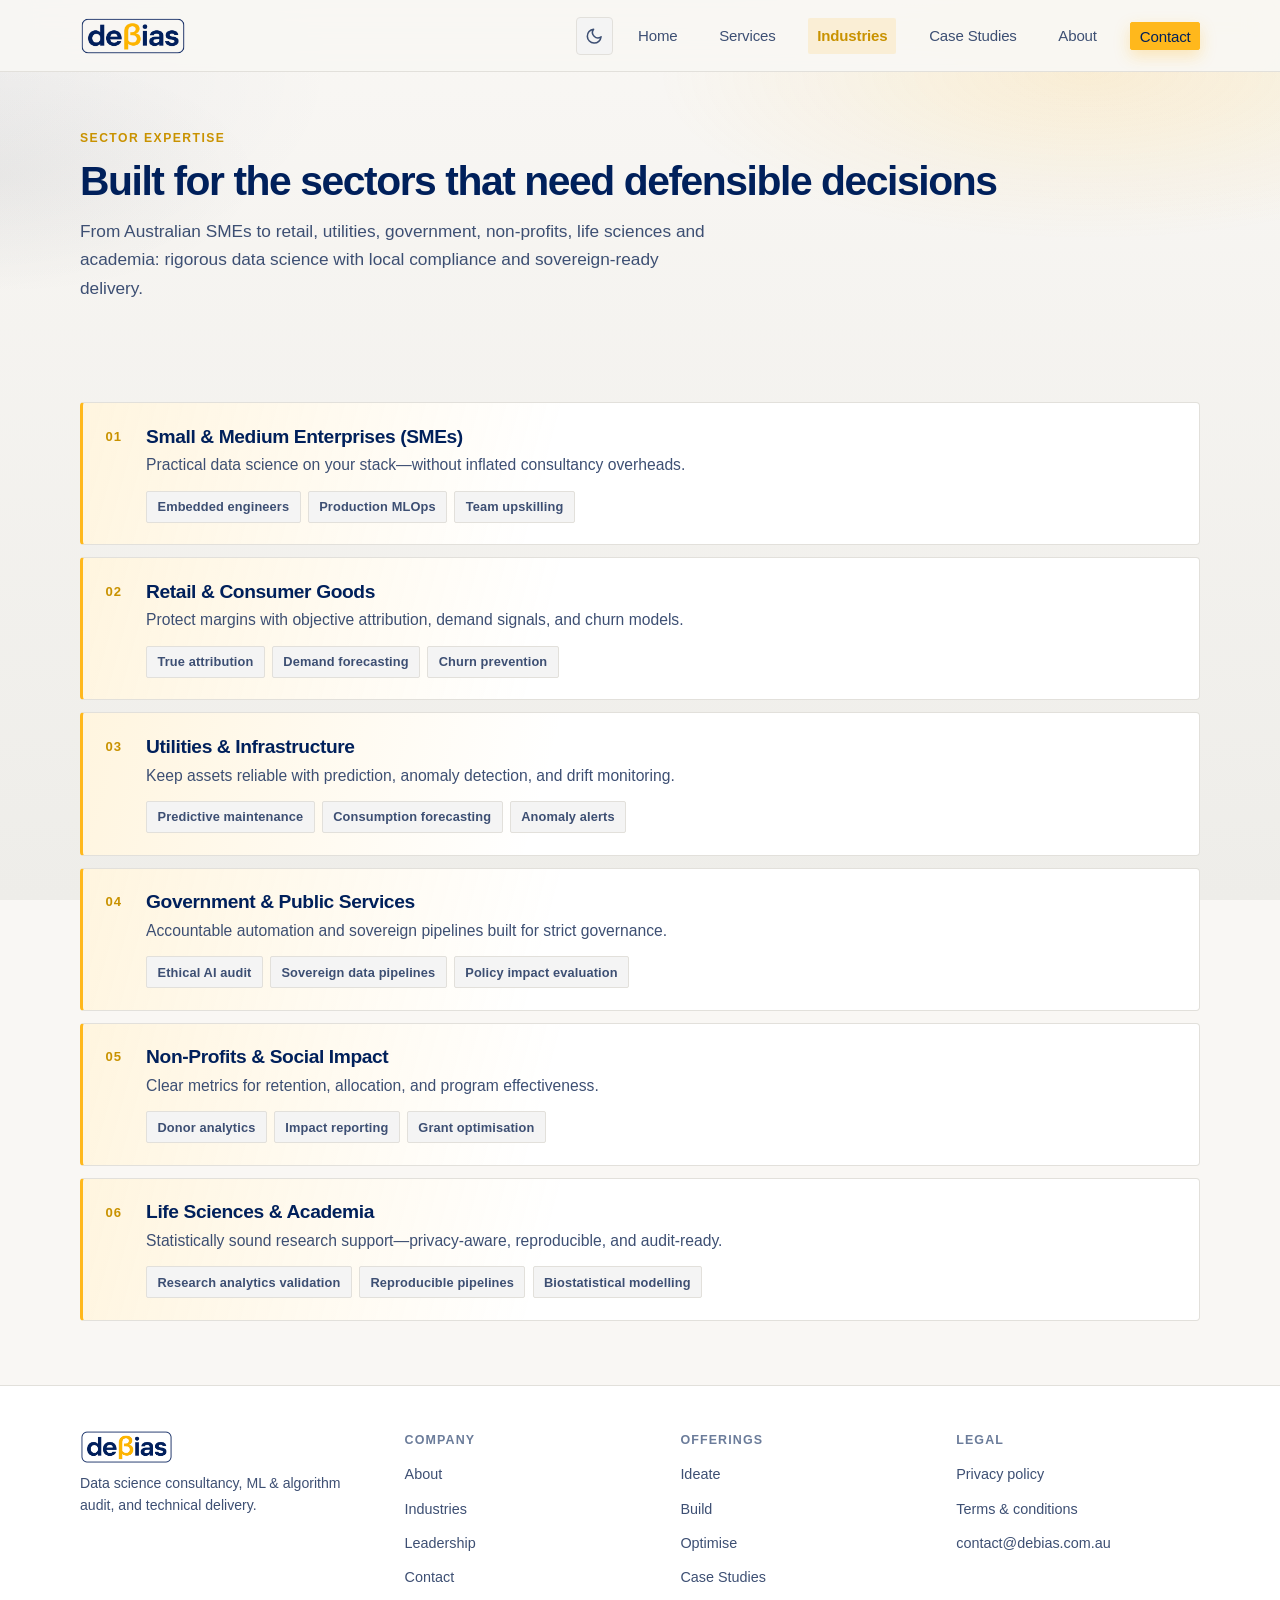
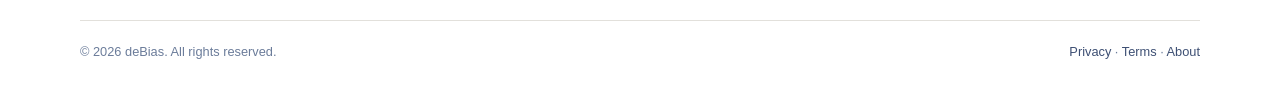
<file: webpage/industries.html>
<!DOCTYPE html>
<html lang="en">
<head>
  <meta charset="UTF-8" />
  <meta name="viewport" content="width=device-width, initial-scale=1" />
  <meta name="description" content="Industries served by deBias — SMEs, Retail &amp; Consumer Goods, Utilities &amp; Infrastructure, Government &amp; Public Services, Non-Profits, and Life Sciences &amp; Academia." />
  <meta name="theme-color" content="#FFB81C" />
  <meta http-equiv="Content-Security-Policy" content="default-src 'self'; style-src 'self' 'unsafe-inline' https://fonts.googleapis.com; font-src https://fonts.gstatic.com; img-src 'self' data:; object-src 'none'; base-uri 'self'; form-action 'self' https://formspree.io; frame-ancestors 'none'; block-all-mixed-content; upgrade-insecure-requests;" />
  <meta name="referrer" content="strict-origin-when-cross-origin" />
  <title>Industries — deBias</title>
  <link rel="canonical" href="https://debias.com.au/industries.html" />

  <!-- Open Graph / Facebook / LinkedIn -->
  <meta property="og:type" content="website" />
  <meta property="og:url" content="https://debias.com.au/industries.html" />
  <meta property="og:site_name" content="deBias" />
  <meta property="og:title" content="Industries — deBias" />
  <meta property="og:description" content="Sector expertise across SMEs, Retail, Utilities, Government, Non-Profits, and Life Sciences." />
  <meta property="og:image" content="https://debias.com.au/asset/rectangular_logo.png" />

  <!-- Twitter -->
  <meta name="twitter:card" content="summary_large_image" />
  <meta name="twitter:title" content="Industries — deBias" />
  <meta name="twitter:description" content="Sector expertise across SMEs, Retail, Utilities, Government, Non-Profits, and Life Sciences." />
  <meta name="twitter:image" content="https://debias.com.au/asset/rectangular_logo.png" />

  <link rel="preconnect" href="https://fonts.googleapis.com" />
  <link rel="preconnect" href="https://fonts.gstatic.com" crossorigin />
  <link href="https://fonts.googleapis.com/css2?family=DM+Sans:wght@400;500;600;700&display=swap" rel="stylesheet" />
  <link rel="stylesheet" href="css/tokens.css?v=5" />
  <link rel="stylesheet" href="css/base.css?v=5" />
  <link rel="stylesheet" href="css/components.css?v=9" />
  <link rel="icon" type="image/png" href="asset/favicon.png?v=3" />
  <link rel="apple-touch-icon" href="asset/apple-touch-icon.png?v=3" />
</head>
<body>
  <a class="skip-link" href="#industries-main">Skip to content</a>

  <header class="site-header">
    <div class="container site-header__inner">
      <a class="brand" href="index.html" aria-label="deBias home">
        <img class="brand__logo" src="asset/rectangular_logo.png?v=3" alt="deBias" width="400" height="220" />
      </a>
      <div class="site-header__end">
      <div class="header-controls">
        <button type="button" class="theme-toggle" aria-label="Toggle theme">
          <svg class="icon-sun" viewBox="0 0 24 24"><circle cx="12" cy="12" r="5"></circle><line x1="12" y1="1" x2="12" y2="3"></line><line x1="12" y1="21" x2="12" y2="23"></line><line x1="4.22" y1="4.22" x2="5.64" y2="5.64"></line><line x1="18.36" y1="18.36" x2="19.78" y2="19.78"></line><line x1="1" y1="12" x2="3" y2="12"></line><line x1="21" y1="12" x2="23" y2="12"></line><line x1="4.22" y1="19.78" x2="5.64" y2="18.36"></line><line x1="18.36" y1="5.64" x2="19.78" y2="4.22"></line></svg>
          <svg class="icon-moon" viewBox="0 0 24 24"><path d="M21 12.79A9 9 0 1 1 11.21 3 7 7 0 0 0 21 12.79z"></path></svg>
        </button>
        <button type="button" class="nav-toggle" aria-expanded="false" aria-controls="primary-nav" aria-label="Open menu">
          <span class="nav-toggle-bar" aria-hidden="true"></span>
          <span class="nav-toggle-bar" aria-hidden="true"></span>
        </button>
      </div>
      <nav class="nav" id="primary-nav" aria-label="Primary">
        <a href="index.html">Home</a>
        <a href="services.html">Services</a>
        <a href="industries.html" aria-current="page">Industries</a>
        <a href="case-studies.html">Case Studies</a>
        <a href="about.html">About</a>
        <a class="btn btn--accent btn--sm" href="contact.html">Contact</a>
      </nav>
      </div>
    </div>
  </header>

  <main id="industries-main">
    <section class="page-hero">
      <div class="container">
        <p class="page-hero__eyebrow">Sector Expertise</p>
        <h1 class="page-hero__title">Built for the sectors that need defensible decisions</h1>
        <p class="page-hero__lead">
          From Australian SMEs to retail, utilities, government, non-profits, life sciences and academia: rigorous data science with local compliance and sovereign-ready delivery.
        </p>
      </div>
    </section>

    <section class="section section--tight" id="sectors">
      <div class="container">
        <div class="solution-banners">
          <article class="solution-banner">
            <span class="solution-banner__index" aria-hidden="true">01</span>
            <div class="solution-banner__body">
              <h3 class="solution-banner__title">Small &amp; Medium Enterprises (SMEs)</h3>
              <p class="solution-banner__lead">Practical data science on your stack—without inflated consultancy overheads.</p>
              <ul class="solution-banner__tags">
                <li>Embedded engineers</li>
                <li>Production MLOps</li>
                <li>Team upskilling</li>
              </ul>
            </div>
          </article>

          <article class="solution-banner">
            <span class="solution-banner__index" aria-hidden="true">02</span>
            <div class="solution-banner__body">
              <h3 class="solution-banner__title">Retail &amp; Consumer Goods</h3>
              <p class="solution-banner__lead">Protect margins with objective attribution, demand signals, and churn models.</p>
              <ul class="solution-banner__tags">
                <li>True attribution</li>
                <li>Demand forecasting</li>
                <li>Churn prevention</li>
              </ul>
            </div>
          </article>

          <article class="solution-banner">
            <span class="solution-banner__index" aria-hidden="true">03</span>
            <div class="solution-banner__body">
              <h3 class="solution-banner__title">Utilities &amp; Infrastructure</h3>
              <p class="solution-banner__lead">Keep assets reliable with prediction, anomaly detection, and drift monitoring.</p>
              <ul class="solution-banner__tags">
                <li>Predictive maintenance</li>
                <li>Consumption forecasting</li>
                <li>Anomaly alerts</li>
              </ul>
            </div>
          </article>

          <article class="solution-banner">
            <span class="solution-banner__index" aria-hidden="true">04</span>
            <div class="solution-banner__body">
              <h3 class="solution-banner__title">Government &amp; Public Services</h3>
              <p class="solution-banner__lead">Accountable automation and sovereign pipelines built for strict governance.</p>
              <ul class="solution-banner__tags">
                <li>Ethical AI audit</li>
                <li>Sovereign data pipelines</li>
                <li>Policy impact evaluation</li>
              </ul>
            </div>
          </article>

          <article class="solution-banner">
            <span class="solution-banner__index" aria-hidden="true">05</span>
            <div class="solution-banner__body">
              <h3 class="solution-banner__title">Non-Profits &amp; Social Impact</h3>
              <p class="solution-banner__lead">Clear metrics for retention, allocation, and program effectiveness.</p>
              <ul class="solution-banner__tags">
                <li>Donor analytics</li>
                <li>Impact reporting</li>
                <li>Grant optimisation</li>
              </ul>
            </div>
          </article>

          <article class="solution-banner">
            <span class="solution-banner__index" aria-hidden="true">06</span>
            <div class="solution-banner__body">
              <h3 class="solution-banner__title">Life Sciences &amp; Academia</h3>
              <p class="solution-banner__lead">Statistically sound research support—privacy-aware, reproducible, and audit-ready.</p>
              <ul class="solution-banner__tags">
                <li>Research analytics validation</li>
                <li>Reproducible pipelines</li>
                <li>Biostatistical modelling</li>
              </ul>
            </div>
          </article>
        </div>
      </div>
    </section>
  </main>

  <footer class="site-footer">
    <div class="container">
      <div class="site-footer__grid">
        <div>
          <div class="footer-col__brand">
            <img class="brand__logo brand__logo--sm" src="asset/rectangular_logo.png?v=3" alt="deBias" width="400" height="220" />
          </div>
          <p class="footer-col__blurb">
            Data science consultancy, ML &amp; algorithm audit, and technical delivery.
          </p>
        </div>
        <nav aria-label="Company">
          <p class="footer-col__title">Company</p>
          <ul class="footer-list">
            <li><a href="about.html">About</a></li>
            <li><a href="industries.html">Industries</a></li>
            <li><a href="about.html#leadership">Leadership</a></li>
            <li><a href="contact.html">Contact</a></li>
          </ul>
        </nav>
        <nav aria-label="Offerings">
          <p class="footer-col__title">Offerings</p>
          <ul class="footer-list">
            <li><a href="services.html#ideate">Ideate</a></li>
            <li><a href="services.html#build">Build</a></li>
            <li><a href="services.html#optimise">Optimise</a></li>
            <li><a href="case-studies.html">Case Studies</a></li>
          </ul>
        </nav>
        <nav aria-label="Legal">
          <p class="footer-col__title">Legal</p>
          <ul class="footer-list">
            <li><a href="privacy.html">Privacy policy</a></li>
            <li><a href="terms.html">Terms &amp; conditions</a></li>
            <li><a href="mailto:contact@debias.com.au">contact@debias.com.au</a></li>
          </ul>
        </nav>
      </div>
      <div class="footer-bottom">
        <span>© <span data-year></span> deBias. All rights reserved.</span>
        <span>
          <a href="privacy.html">Privacy</a> · <a href="terms.html">Terms</a> · <a href="about.html">About</a>
        </span>
      </div>
    </div>
  </footer>

  <script src="js/main.js?v=3"></script>
</body>
</html>
</file>
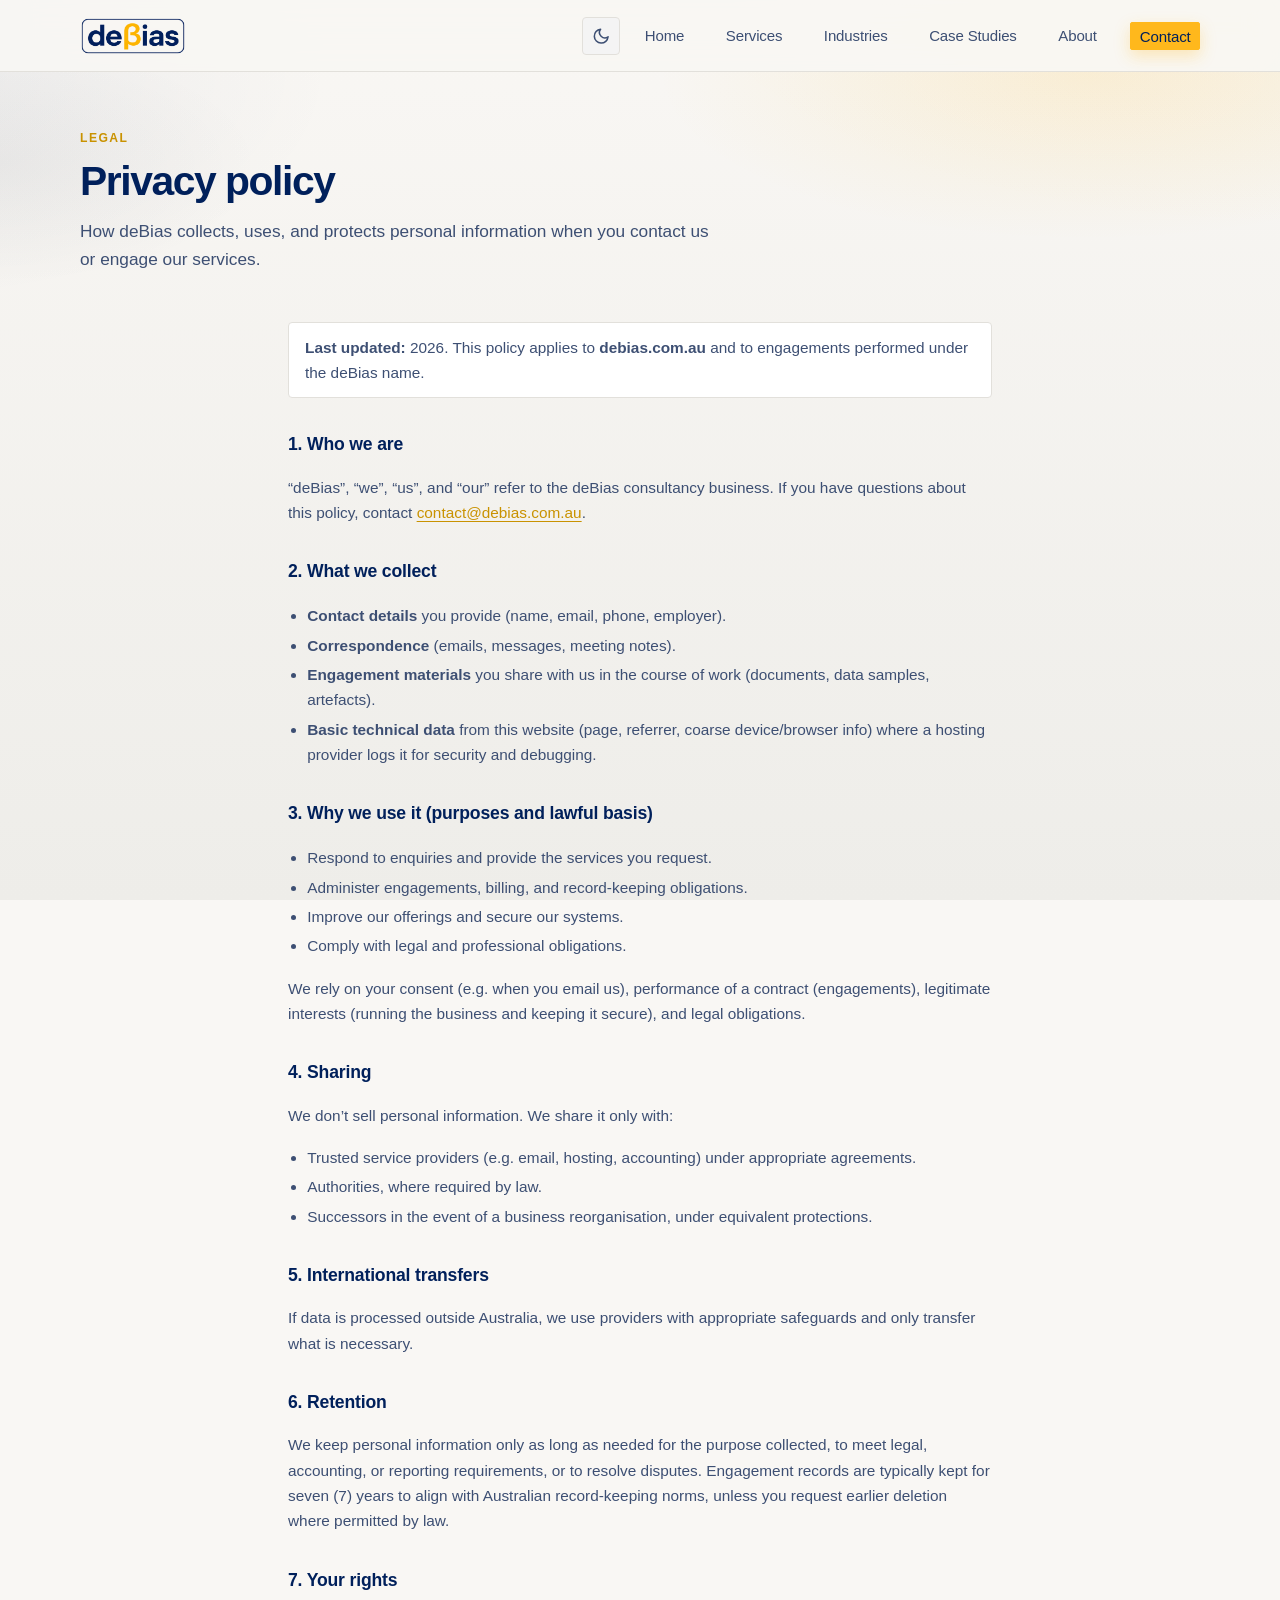
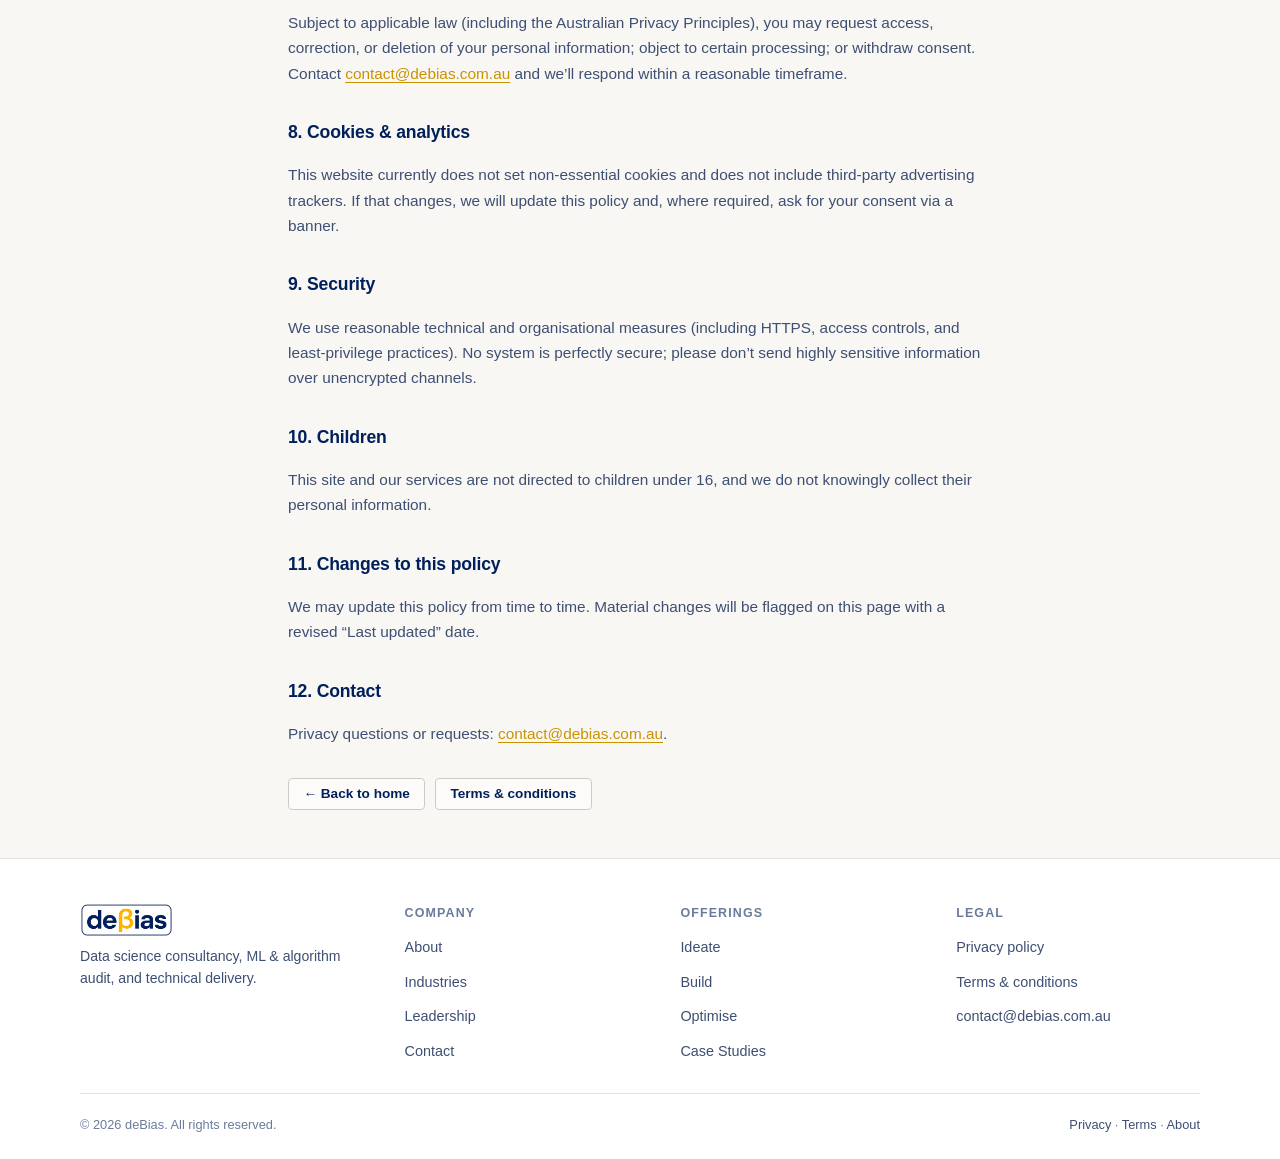
<file: webpage/privacy.html>
<!DOCTYPE html>
<html lang="en">
<head>
  <meta charset="UTF-8" />
  <meta name="viewport" content="width=device-width, initial-scale=1" />
  <meta name="description" content="Privacy policy — deBias" />
  <meta name="theme-color" content="#FFB81C" />
  <meta http-equiv="Content-Security-Policy" content="default-src 'self'; style-src 'self' 'unsafe-inline' https://fonts.googleapis.com; font-src https://fonts.gstatic.com; img-src 'self' data:; object-src 'none'; base-uri 'self'; form-action 'self'; frame-ancestors 'none'; block-all-mixed-content; upgrade-insecure-requests;" />
  <meta name="referrer" content="strict-origin-when-cross-origin" />
  <title>Privacy policy — deBias</title>
  <link rel="canonical" href="https://debias.com.au/privacy.html" />

  <!-- Open Graph / Facebook / LinkedIn -->
  <meta property="og:type" content="website" />
  <meta property="og:url" content="https://debias.com.au/privacy.html" />
  <meta property="og:site_name" content="deBias" />
  <meta property="og:title" content="Privacy Policy — deBias" />
  <meta property="og:description" content="Privacy Policy for deBias data science consultancy and audit services." />
  <meta property="og:image" content="https://debias.com.au/asset/rectangular_logo.png" />

  <!-- Twitter -->
  <meta name="twitter:card" content="summary_large_image" />
  <meta name="twitter:title" content="Privacy Policy — deBias" />
  <meta name="twitter:description" content="Privacy Policy for deBias data science consultancy and audit services." />
  <meta name="twitter:image" content="https://debias.com.au/asset/rectangular_logo.png" />

  <link rel="preconnect" href="https://fonts.googleapis.com" />
  <link rel="preconnect" href="https://fonts.gstatic.com" crossorigin />
  <link href="https://fonts.googleapis.com/css2?family=DM+Sans:wght@400;500;600;700&display=swap" rel="stylesheet" />
  <link rel="stylesheet" href="css/tokens.css?v=5" />
  <link rel="stylesheet" href="css/base.css?v=5" />
  <link rel="stylesheet" href="css/components.css?v=9" />
  <link rel="icon" type="image/png" href="asset/favicon.png?v=3" />
  <link rel="apple-touch-icon" href="asset/apple-touch-icon.png?v=3" />
</head>
<body>
  <a class="skip-link" href="#privacy-main">Skip to content</a>

  <header class="site-header">
    <div class="container site-header__inner">
      <a class="brand" href="index.html" aria-label="deBias home">
        <img class="brand__logo" src="asset/rectangular_logo.png?v=3" alt="deBias" width="400" height="220" />
      </a>
      <div class="site-header__end">
      <div class="header-controls">
        <button type="button" class="theme-toggle" aria-label="Toggle theme">
          <svg class="icon-sun" viewBox="0 0 24 24"><circle cx="12" cy="12" r="5"></circle><line x1="12" y1="1" x2="12" y2="3"></line><line x1="12" y1="21" x2="12" y2="23"></line><line x1="4.22" y1="4.22" x2="5.64" y2="5.64"></line><line x1="18.36" y1="18.36" x2="19.78" y2="19.78"></line><line x1="1" y1="12" x2="3" y2="12"></line><line x1="21" y1="12" x2="23" y2="12"></line><line x1="4.22" y1="19.78" x2="5.64" y2="18.36"></line><line x1="18.36" y1="5.64" x2="19.78" y2="4.22"></line></svg>
          <svg class="icon-moon" viewBox="0 0 24 24"><path d="M21 12.79A9 9 0 1 1 11.21 3 7 7 0 0 0 21 12.79z"></path></svg>
        </button>
        <button type="button" class="nav-toggle" aria-expanded="false" aria-controls="primary-nav" aria-label="Open menu">
          <span class="nav-toggle-bar" aria-hidden="true"></span>
          <span class="nav-toggle-bar" aria-hidden="true"></span>
        </button>
      </div>
      <nav class="nav" id="primary-nav" aria-label="Primary">
        <a href="index.html">Home</a>
        <a href="services.html">Services</a>
        <a href="industries.html">Industries</a>
        <a href="case-studies.html">Case Studies</a>
        <a href="about.html">About</a>
        <a class="btn btn--accent btn--sm" href="contact.html">Contact</a>
      </nav>
      </div>
    </div>
  </header>

  <section class="page-hero">
    <div class="container">
      <p class="page-hero__eyebrow">Legal</p>
      <h1 class="page-hero__title">Privacy policy</h1>
      <p class="page-hero__lead">
        How deBias collects, uses, and protects personal information when you contact us or engage
        our services.
      </p>
    </div>
  </section>

  <main class="container legal" id="privacy-main">
    <p class="legal__meta">
      <strong>Last updated:</strong> <span data-year></span>. This policy applies to
      <strong>debias.com.au</strong> and to engagements performed under the deBias name.
    </p>

    <h2>1. Who we are</h2>
    <p>
      “deBias”, “we”, “us”, and “our” refer to the deBias consultancy business. If you have questions
      about this policy, contact <a href="mailto:contact@debias.com.au">contact@debias.com.au</a>.
    </p>

    <h2>2. What we collect</h2>
    <ul>
      <li><strong>Contact details</strong> you provide (name, email, phone, employer).</li>
      <li><strong>Correspondence</strong> (emails, messages, meeting notes).</li>
      <li><strong>Engagement materials</strong> you share with us in the course of work (documents, data samples, artefacts).</li>
      <li><strong>Basic technical data</strong> from this website (page, referrer, coarse device/browser info) where a hosting provider logs it for security and debugging.</li>
    </ul>

    <h2>3. Why we use it (purposes and lawful basis)</h2>
    <ul>
      <li>Respond to enquiries and provide the services you request.</li>
      <li>Administer engagements, billing, and record-keeping obligations.</li>
      <li>Improve our offerings and secure our systems.</li>
      <li>Comply with legal and professional obligations.</li>
    </ul>
    <p>
      We rely on your consent (e.g. when you email us), performance of a contract (engagements),
      legitimate interests (running the business and keeping it secure), and legal obligations.
    </p>

    <h2>4. Sharing</h2>
    <p>
      We don’t sell personal information. We share it only with:
    </p>
    <ul>
      <li>Trusted service providers (e.g. email, hosting, accounting) under appropriate agreements.</li>
      <li>Authorities, where required by law.</li>
      <li>Successors in the event of a business reorganisation, under equivalent protections.</li>
    </ul>

    <h2>5. International transfers</h2>
    <p>
      If data is processed outside Australia, we use providers with appropriate safeguards and only
      transfer what is necessary.
    </p>

    <h2>6. Retention</h2>
    <p>
      We keep personal information only as long as needed for the purpose collected, to meet legal,
      accounting, or reporting requirements, or to resolve disputes. Engagement records are typically
      kept for seven (7) years to align with Australian record-keeping norms, unless you request
      earlier deletion where permitted by law.
    </p>

    <h2>7. Your rights</h2>
    <p>
      Subject to applicable law (including the Australian Privacy Principles), you may request
      access, correction, or deletion of your personal information; object to certain processing; or
      withdraw consent. Contact <a href="mailto:contact@debias.com.au">contact@debias.com.au</a> and
      we’ll respond within a reasonable timeframe.
    </p>

    <h2>8. Cookies &amp; analytics</h2>
    <p>
      This website currently does not set non-essential cookies and does not include third-party
      advertising trackers. If that changes, we will update this policy and, where required, ask for
      your consent via a banner.
    </p>

    <h2>9. Security</h2>
    <p>
      We use reasonable technical and organisational measures (including HTTPS, access controls, and
      least-privilege practices). No system is perfectly secure; please don’t send highly sensitive
      information over unencrypted channels.
    </p>

    <h2>10. Children</h2>
    <p>
      This site and our services are not directed to children under 16, and we do not knowingly
      collect their personal information.
    </p>

    <h2>11. Changes to this policy</h2>
    <p>
      We may update this policy from time to time. Material changes will be flagged on this page with
      a revised “Last updated” date.
    </p>

    <h2>12. Contact</h2>
    <p>
      Privacy questions or requests: <a href="mailto:contact@debias.com.au">contact@debias.com.au</a>.
    </p>

    <p class="legal__nav">
      <a class="btn btn--ghost btn--sm" href="index.html">← Back to home</a>
      <a class="btn btn--ghost btn--sm" href="terms.html">Terms &amp; conditions</a>
    </p>
  </main>

  <footer class="site-footer">
    <div class="container">
      <div class="site-footer__grid">
        <div>
          <div class="footer-col__brand">
            <img class="brand__logo brand__logo--sm" src="asset/rectangular_logo.png?v=3" alt="deBias" width="400" height="220" />
          </div>
          <p class="footer-col__blurb">
            Data science consultancy, ML &amp; algorithm audit, and technical delivery.
          </p>
        </div>
        <nav aria-label="Company">
          <p class="footer-col__title">Company</p>
          <ul class="footer-list">
            <li><a href="about.html">About</a></li>
            <li><a href="industries.html">Industries</a></li>
            <li><a href="about.html#leadership">Leadership</a></li>
            <li><a href="contact.html">Contact</a></li>
          </ul>
        </nav>
        <nav aria-label="Offerings">
          <p class="footer-col__title">Offerings</p>
          <ul class="footer-list">
            <li><a href="services.html#ideate">Ideate</a></li>
            <li><a href="services.html#build">Build</a></li>
            <li><a href="services.html#optimise">Optimise</a></li>
            <li><a href="case-studies.html">Case Studies</a></li>
          </ul>
        </nav>
        <nav aria-label="Legal">
          <p class="footer-col__title">Legal</p>
          <ul class="footer-list">
            <li><a href="privacy.html" aria-current="page">Privacy policy</a></li>
            <li><a href="terms.html">Terms &amp; conditions</a></li>
            <li><a href="mailto:contact@debias.com.au">contact@debias.com.au</a></li>
          </ul>
        </nav>
      </div>
      <div class="footer-bottom">
        <span>© <span data-year></span> deBias. All rights reserved.</span>
        <span>
          <a href="privacy.html">Privacy</a> · <a href="terms.html">Terms</a> · <a href="about.html">About</a>
        </span>
      </div>
    </div>
  </footer>

  <script src="js/main.js?v=3"></script>
</body>
</html>
</file>
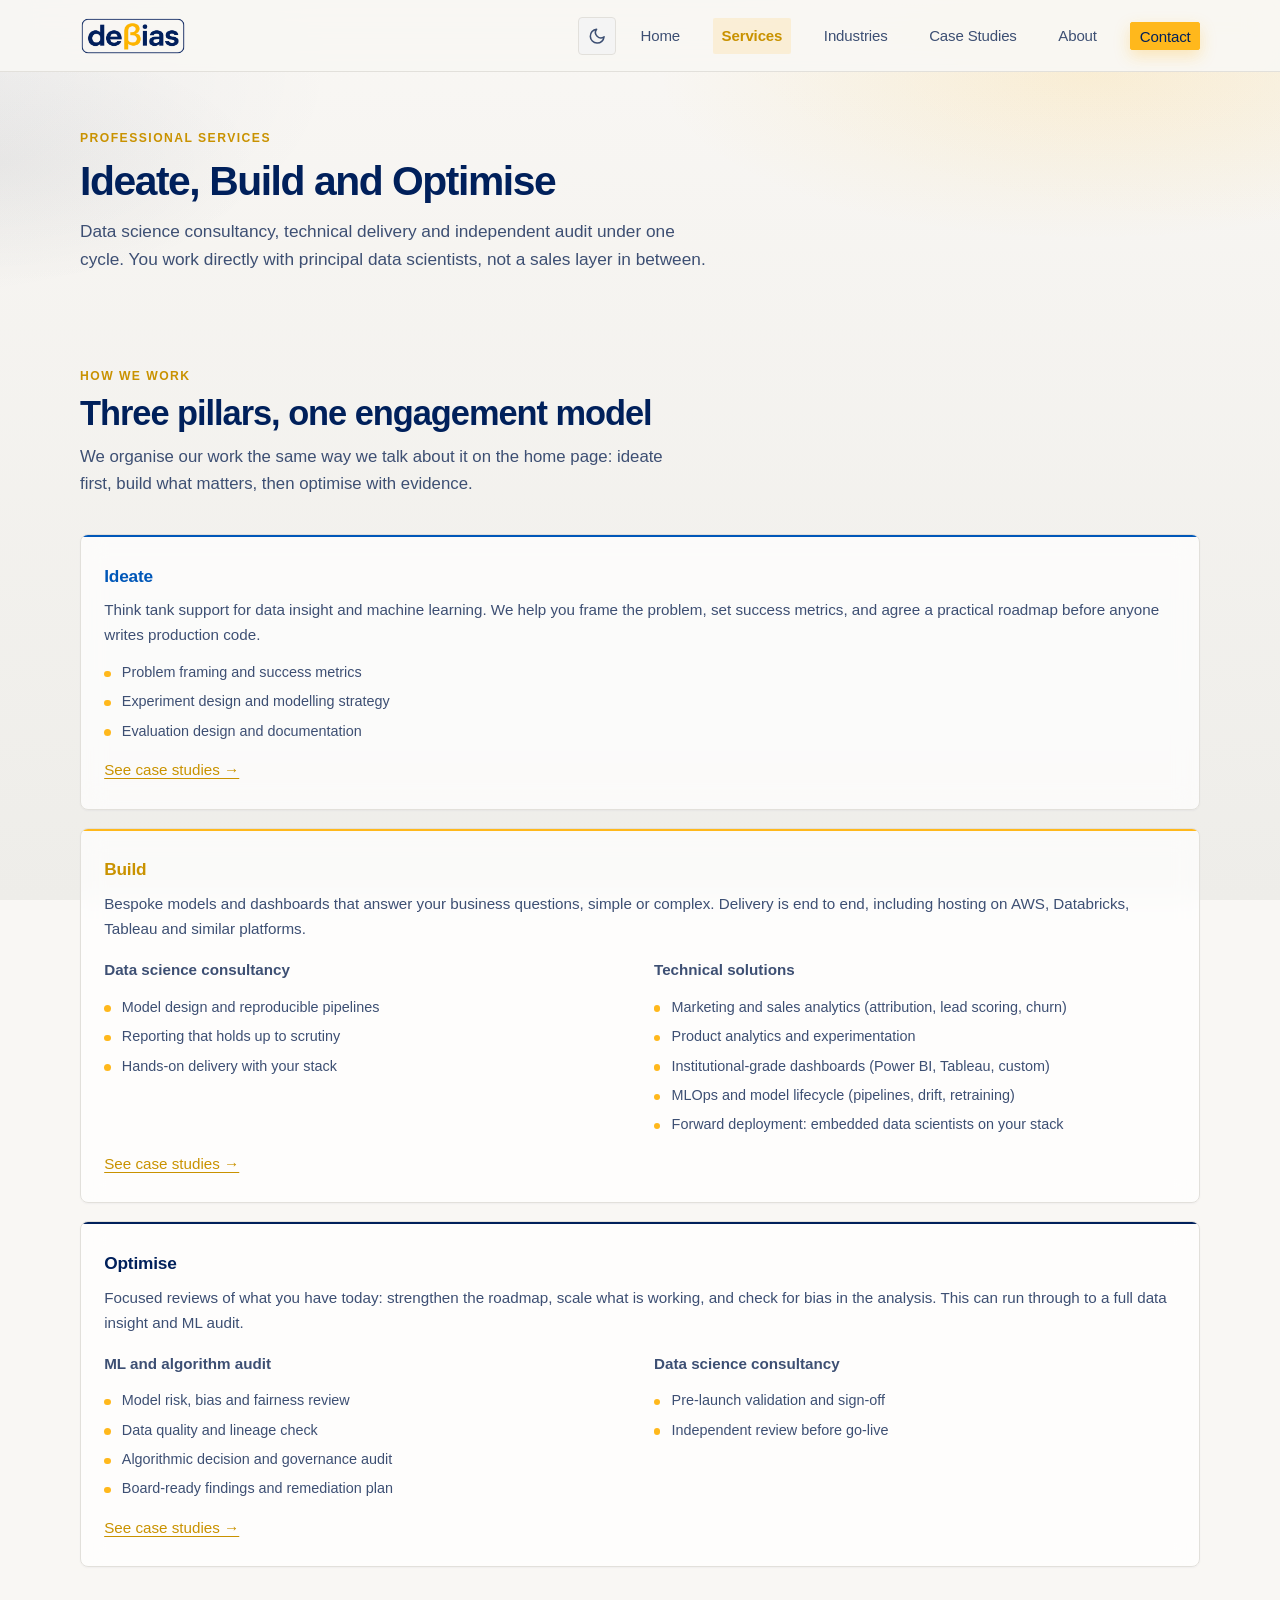
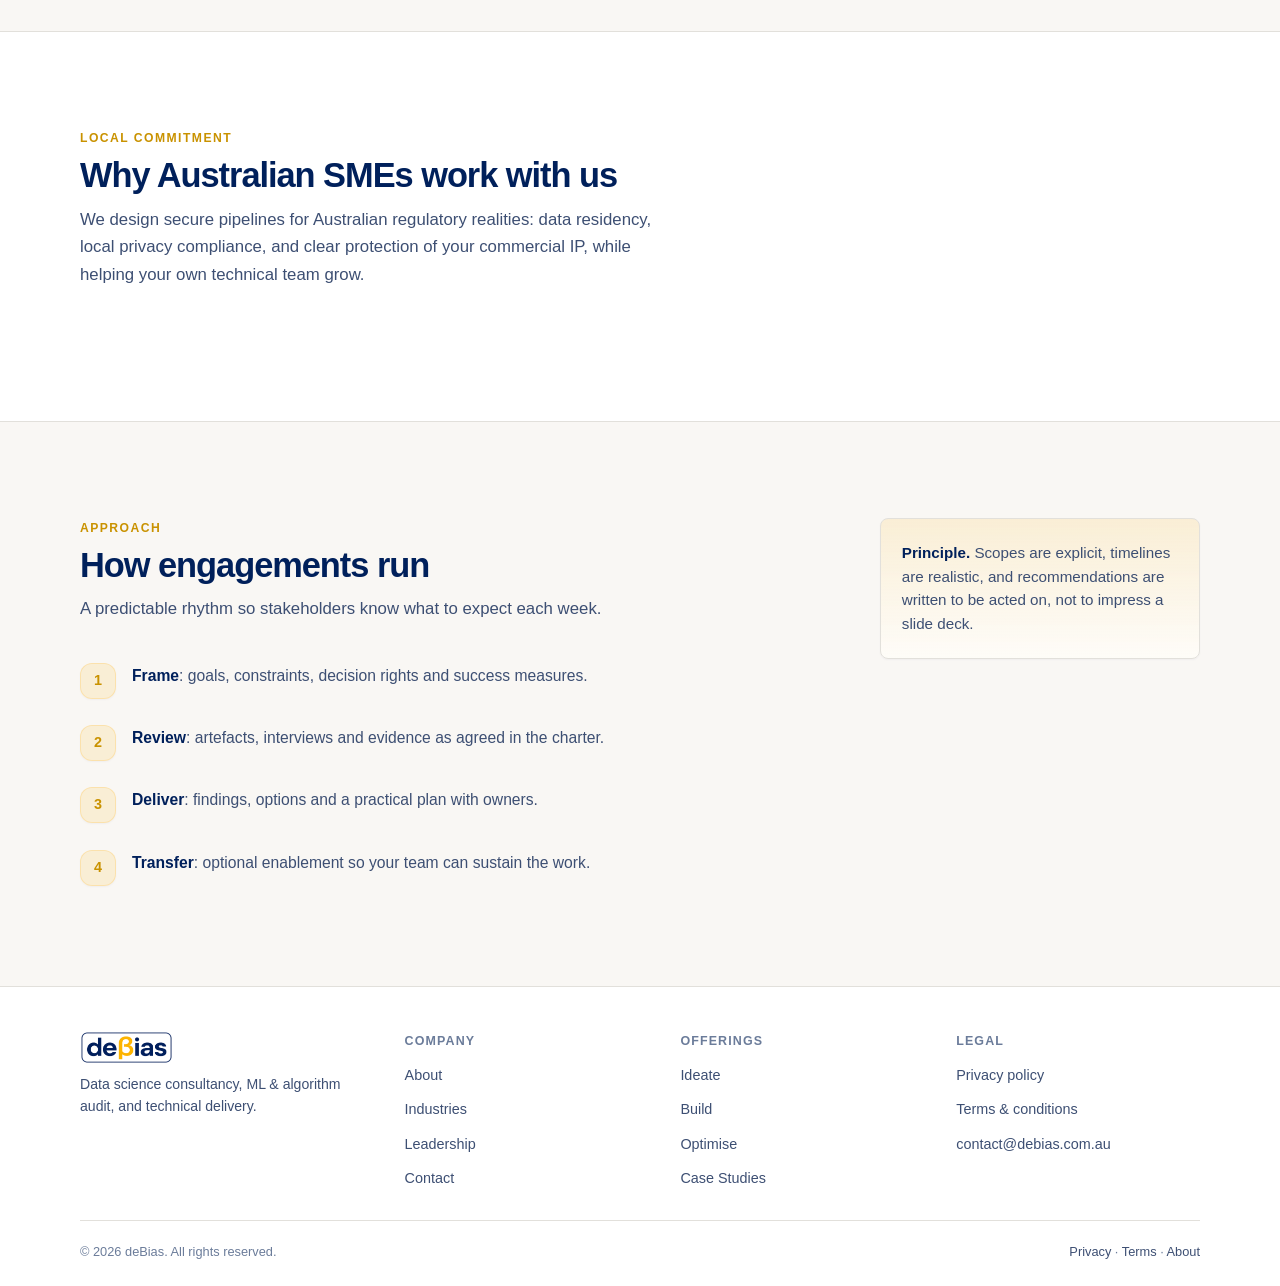
<file: webpage/services.html>
<!DOCTYPE html>
<html lang="en">
<head>
  <meta charset="UTF-8" />
  <meta name="viewport" content="width=device-width, initial-scale=1" />
  <meta name="description" content="Services — deBias: ideate, build and optimise. Data science consultancy, ML audit, technical solutions and technical delivery." />
  <meta name="theme-color" content="#FFB81C" />
  <meta http-equiv="Content-Security-Policy" content="default-src 'self'; style-src 'self' 'unsafe-inline' https://fonts.googleapis.com; font-src https://fonts.gstatic.com; img-src 'self' data:; object-src 'none'; base-uri 'self'; form-action 'self' https://formspree.io; frame-ancestors 'none'; block-all-mixed-content; upgrade-insecure-requests;" />
  <meta name="referrer" content="strict-origin-when-cross-origin" />
  <title>Services — deBias</title>
  <link rel="canonical" href="https://debias.com.au/services.html" />

  <!-- Open Graph / Facebook / LinkedIn -->
  <meta property="og:type" content="website" />
  <meta property="og:url" content="https://debias.com.au/services.html" />
  <meta property="og:site_name" content="deBias" />
  <meta property="og:title" content="Services — deBias" />
  <meta property="og:description" content="Ideate, build and optimise: Data science consultancy, ML audit, technical solutions and technical delivery." />
  <meta property="og:image" content="https://debias.com.au/asset/rectangular_logo.png" />

  <!-- Twitter -->
  <meta name="twitter:card" content="summary_large_image" />
  <meta name="twitter:title" content="Services — deBias" />
  <meta name="twitter:description" content="Ideate, build and optimise: Data science consultancy, ML audit, technical solutions and technical delivery." />
  <meta name="twitter:image" content="https://debias.com.au/asset/rectangular_logo.png" />

  <link rel="preconnect" href="https://fonts.googleapis.com" />
  <link rel="preconnect" href="https://fonts.gstatic.com" crossorigin />
  <link href="https://fonts.googleapis.com/css2?family=DM+Sans:wght@400;500;600;700&display=swap" rel="stylesheet" />
  <link rel="stylesheet" href="css/tokens.css?v=5" />
  <link rel="stylesheet" href="css/base.css?v=5" />
  <link rel="stylesheet" href="css/components.css?v=9" />
  <link rel="icon" type="image/png" href="asset/favicon.png?v=3" />
  <link rel="apple-touch-icon" href="asset/apple-touch-icon.png?v=3" />
</head>
<body>
  <a class="skip-link" href="#services-main">Skip to content</a>

  <header class="site-header">
    <div class="container site-header__inner">
      <a class="brand" href="index.html" aria-label="deBias home">
        <img class="brand__logo" src="asset/rectangular_logo.png?v=3" alt="deBias" width="400" height="220" />
      </a>
      <div class="site-header__end">
      <div class="header-controls">
        <button type="button" class="theme-toggle" aria-label="Toggle theme">
          <svg class="icon-sun" viewBox="0 0 24 24"><circle cx="12" cy="12" r="5"></circle><line x1="12" y1="1" x2="12" y2="3"></line><line x1="12" y1="21" x2="12" y2="23"></line><line x1="4.22" y1="4.22" x2="5.64" y2="5.64"></line><line x1="18.36" y1="18.36" x2="19.78" y2="19.78"></line><line x1="1" y1="12" x2="3" y2="12"></line><line x1="21" y1="12" x2="23" y2="12"></line><line x1="4.22" y1="19.78" x2="5.64" y2="18.36"></line><line x1="18.36" y1="5.64" x2="19.78" y2="4.22"></line></svg>
          <svg class="icon-moon" viewBox="0 0 24 24"><path d="M21 12.79A9 9 0 1 1 11.21 3 7 7 0 0 0 21 12.79z"></path></svg>
        </button>
        <button type="button" class="nav-toggle" aria-expanded="false" aria-controls="primary-nav" aria-label="Open menu">
          <span class="nav-toggle-bar" aria-hidden="true"></span>
          <span class="nav-toggle-bar" aria-hidden="true"></span>
        </button>
      </div>
      <nav class="nav" id="primary-nav" aria-label="Primary">
        <a href="index.html">Home</a>
        <a href="services.html" aria-current="page">Services</a>
        <a href="industries.html">Industries</a>
        <a href="case-studies.html">Case Studies</a>
        <a href="about.html">About</a>
        <a class="btn btn--accent btn--sm" href="contact.html">Contact</a>
      </nav>
      </div>
    </div>
  </header>

  <main id="services-main">
    <section class="page-hero">
      <div class="container">
        <p class="page-hero__eyebrow">Professional Services</p>
        <h1 class="page-hero__title">Ideate, Build and Optimise</h1>
        <p class="page-hero__lead">
          Data science consultancy, technical delivery and independent audit under one cycle. You work directly with principal data scientists, not a sales layer in between.
        </p>
      </div>
    </section>

    <section class="section section--tight">
      <div class="container">
        <p class="section__eyebrow">How we work</p>
        <h2 class="section__title">Three pillars, one engagement model</h2>
        <p class="section__intro">
          We organise our work the same way we talk about it on the home page: ideate first, build what matters, then optimise with evidence.
        </p>
        <div class="pillar-stack">
          <article class="card card--ideate" id="ideate">
            <h2 class="card__title">Ideate</h2>
            <p class="card__body">
              Think tank support for data insight and machine learning. We help you frame the problem, set success metrics, and agree a practical roadmap before anyone writes production code.
            </p>
            <ul class="card__list">
              <li>Problem framing and success metrics</li>
              <li>Experiment design and modelling strategy</li>
              <li>Evaluation design and documentation</li>
            </ul>
            <p class="card__body" style="margin-top:0.85rem;">
              <a href="case-studies.html">See case studies →</a>
            </p>
          </article>

          <article class="card card--build" id="build">
            <h2 class="card__title">Build</h2>
            <p class="card__body">
              Bespoke models and dashboards that answer your business questions, simple or complex. Delivery is end to end, including hosting on AWS, Databricks, Tableau and similar platforms.
            </p>
            <div class="pillar-grid">
              <div>
                <p class="card__body"><strong>Data science consultancy</strong></p>
                <ul class="card__list">
                  <li>Model design and reproducible pipelines</li>
                  <li>Reporting that holds up to scrutiny</li>
                  <li>Hands-on delivery with your stack</li>
                </ul>
              </div>
              <div>
                <p class="card__body"><strong>Technical solutions</strong></p>
                <ul class="card__list">
                  <li>Marketing and sales analytics (attribution, lead scoring, churn)</li>
                  <li>Product analytics and experimentation</li>
                  <li>Institutional-grade dashboards (Power BI, Tableau, custom)</li>
                  <li>MLOps and model lifecycle (pipelines, drift, retraining)</li>
                  <li>Forward deployment: embedded data scientists on your stack</li>
                </ul>
              </div>
            </div>
            <p class="card__body" style="margin-top:0.85rem;">
              <a href="case-studies.html">See case studies →</a>
            </p>
          </article>

          <article class="card card--optimise" id="optimise">
            <h2 class="card__title">Optimise</h2>
            <p class="card__body">
              Focused reviews of what you have today: strengthen the roadmap, scale what is working, and check for bias in the analysis. This can run through to a full data insight and ML audit.
            </p>
            <div class="pillar-grid">
              <div>
                <p class="card__body"><strong>ML and algorithm audit</strong></p>
                <ul class="card__list">
                  <li>Model risk, bias and fairness review</li>
                  <li>Data quality and lineage check</li>
                  <li>Algorithmic decision and governance audit</li>
                  <li>Board-ready findings and remediation plan</li>
                </ul>
              </div>
              <div>
                <p class="card__body"><strong>Data science consultancy</strong></p>
                <ul class="card__list">
                  <li>Pre-launch validation and sign-off</li>
                  <li>Independent review before go-live</li>
                </ul>
              </div>
            </div>
            <p class="card__body" style="margin-top:0.85rem;">
              <a href="case-studies.html">See case studies →</a>
            </p>
          </article>
        </div>
      </div>
    </section>

    <section class="section section--alt" id="trust">
      <div class="container">
        <p class="section__eyebrow">Local commitment</p>
        <h2 class="section__title">Why Australian SMEs work with us</h2>
        <p class="section__intro">
          We design secure pipelines for Australian regulatory realities: data residency, local privacy compliance, and clear protection of your commercial IP, while helping your own technical team grow.
        </p>
      </div>
    </section>

    <section class="section" id="approach">
      <div class="container split">
        <div>
          <p class="section__eyebrow">Approach</p>
          <h2 class="section__title">How engagements run</h2>
          <p class="section__intro">A predictable rhythm so stakeholders know what to expect each week.</p>
          <ol class="steps">
            <li>
              <span class="step-num" aria-hidden="true">1</span>
              <span class="step-text"><strong>Frame</strong>: goals, constraints, decision rights and success measures.</span>
            </li>
            <li>
              <span class="step-num" aria-hidden="true">2</span>
              <span class="step-text"><strong>Review</strong>: artefacts, interviews and evidence as agreed in the charter.</span>
            </li>
            <li>
              <span class="step-num" aria-hidden="true">3</span>
              <span class="step-text"><strong>Deliver</strong>: findings, options and a practical plan with owners.</span>
            </li>
            <li>
              <span class="step-num" aria-hidden="true">4</span>
              <span class="step-text"><strong>Transfer</strong>: optional enablement so your team can sustain the work.</span>
            </li>
          </ol>
        </div>
        <aside class="aside" aria-label="Engagement principles">
          <strong>Principle.</strong> Scopes are explicit, timelines are realistic, and recommendations are written to be acted on, not to impress a slide deck.
        </aside>
      </div>
    </section>
  </main>

  <footer class="site-footer">
    <div class="container">
      <div class="site-footer__grid">
        <div>
          <div class="footer-col__brand">
            <img class="brand__logo brand__logo--sm" src="asset/rectangular_logo.png?v=3" alt="deBias" width="400" height="220" />
          </div>
          <p class="footer-col__blurb">
            Data science consultancy, ML &amp; algorithm audit, and technical delivery.
          </p>
        </div>
        <nav aria-label="Company">
          <p class="footer-col__title">Company</p>
          <ul class="footer-list">
            <li><a href="about.html">About</a></li>
            <li><a href="industries.html">Industries</a></li>
            <li><a href="about.html#leadership">Leadership</a></li>
            <li><a href="contact.html">Contact</a></li>
          </ul>
        </nav>
        <nav aria-label="Offerings">
          <p class="footer-col__title">Offerings</p>
          <ul class="footer-list">
            <li><a href="services.html#ideate">Ideate</a></li>
            <li><a href="services.html#build">Build</a></li>
            <li><a href="services.html#optimise">Optimise</a></li>
            <li><a href="case-studies.html">Case Studies</a></li>
          </ul>
        </nav>
        <nav aria-label="Legal">
          <p class="footer-col__title">Legal</p>
          <ul class="footer-list">
            <li><a href="privacy.html">Privacy policy</a></li>
            <li><a href="terms.html">Terms &amp; conditions</a></li>
            <li><a href="mailto:contact@debias.com.au">contact@debias.com.au</a></li>
          </ul>
        </nav>
      </div>
      <div class="footer-bottom">
        <span>© <span data-year></span> deBias. All rights reserved.</span>
        <span>
          <a href="privacy.html">Privacy</a> · <a href="terms.html">Terms</a> · <a href="about.html">About</a>
        </span>
      </div>
    </div>
  </footer>

  <script src="js/main.js?v=3"></script>
</body>
</html>
</file>
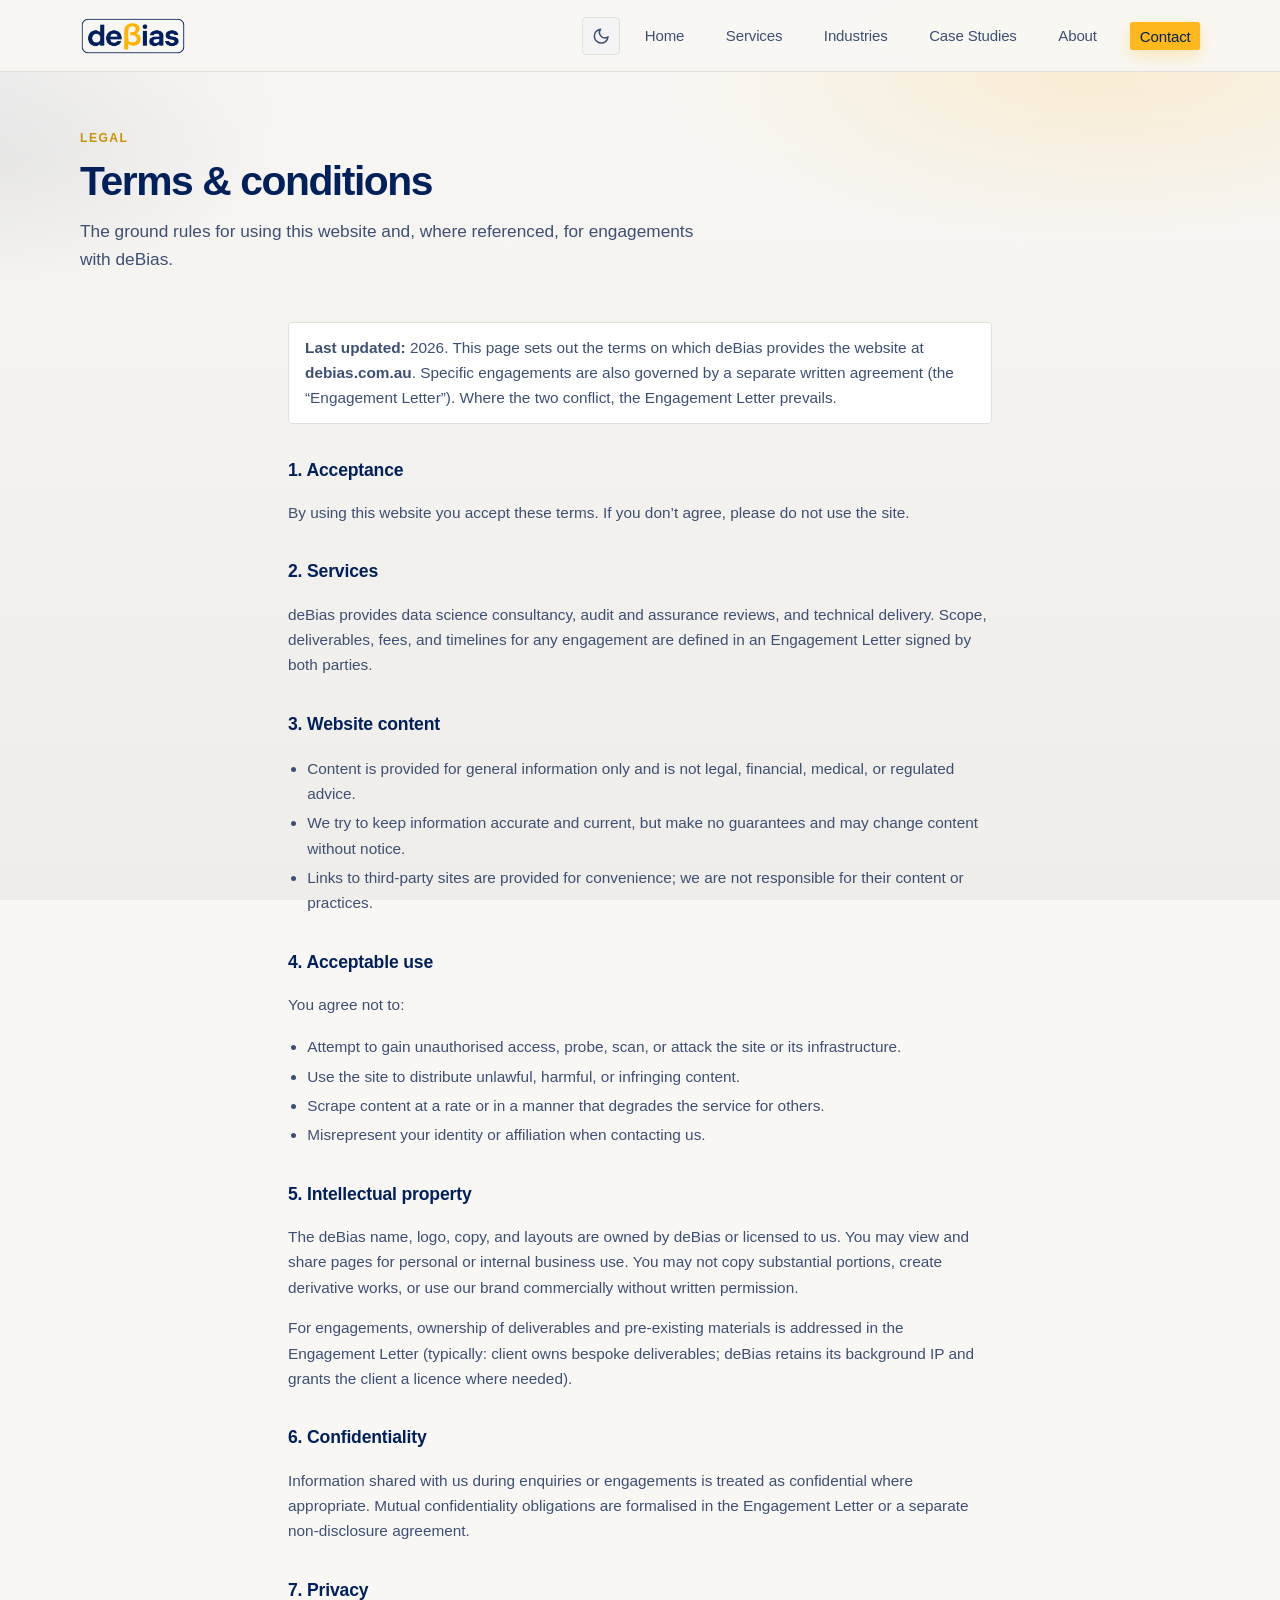
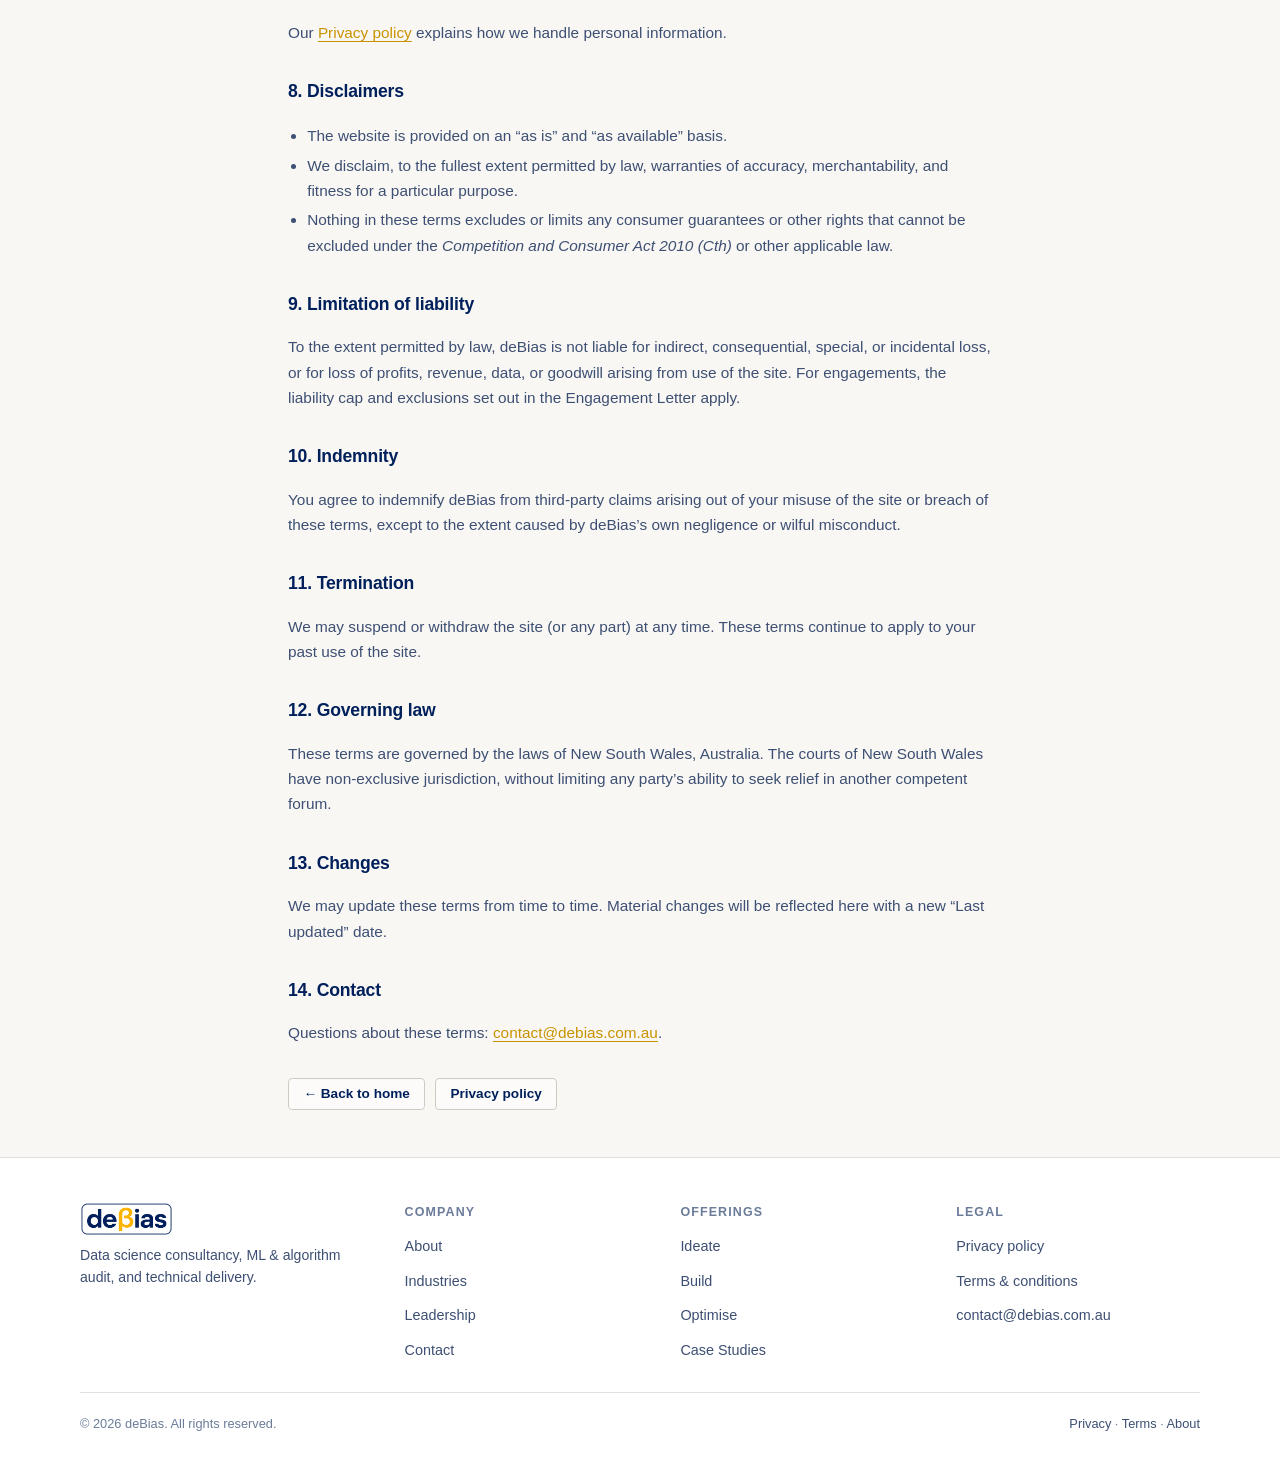
<file: webpage/terms.html>
<!DOCTYPE html>
<html lang="en">
<head>
  <meta charset="UTF-8" />
  <meta name="viewport" content="width=device-width, initial-scale=1" />
  <meta name="description" content="Terms and conditions — deBias" />
  <meta name="theme-color" content="#FFB81C" />
  <meta http-equiv="Content-Security-Policy" content="default-src 'self'; style-src 'self' 'unsafe-inline' https://fonts.googleapis.com; font-src https://fonts.gstatic.com; img-src 'self' data:; object-src 'none'; base-uri 'self'; form-action 'self'; frame-ancestors 'none'; block-all-mixed-content; upgrade-insecure-requests;" />
  <meta name="referrer" content="strict-origin-when-cross-origin" />
  <title>Terms &amp; conditions — deBias</title>
  <link rel="canonical" href="https://debias.com.au/terms.html" />

  <!-- Open Graph / Facebook / LinkedIn -->
  <meta property="og:type" content="website" />
  <meta property="og:url" content="https://debias.com.au/terms.html" />
  <meta property="og:site_name" content="deBias" />
  <meta property="og:title" content="Terms &amp; Conditions — deBias" />
  <meta property="og:description" content="Terms and conditions governing the use of deBias services and website." />
  <meta property="og:image" content="https://debias.com.au/asset/rectangular_logo.png" />

  <!-- Twitter -->
  <meta name="twitter:card" content="summary_large_image" />
  <meta name="twitter:title" content="Terms &amp; Conditions — deBias" />
  <meta name="twitter:description" content="Terms and conditions governing the use of deBias services and website." />
  <meta name="twitter:image" content="https://debias.com.au/asset/rectangular_logo.png" />

  <link rel="preconnect" href="https://fonts.googleapis.com" />
  <link rel="preconnect" href="https://fonts.gstatic.com" crossorigin />
  <link href="https://fonts.googleapis.com/css2?family=DM+Sans:wght@400;500;600;700&display=swap" rel="stylesheet" />
  <link rel="stylesheet" href="css/tokens.css?v=5" />
  <link rel="stylesheet" href="css/base.css?v=5" />
  <link rel="stylesheet" href="css/components.css?v=9" />
  <link rel="icon" type="image/png" href="asset/favicon.png?v=3" />
  <link rel="apple-touch-icon" href="asset/apple-touch-icon.png?v=3" />
</head>
<body>
  <a class="skip-link" href="#terms-main">Skip to content</a>

  <header class="site-header">
    <div class="container site-header__inner">
      <a class="brand" href="index.html" aria-label="deBias home">
        <img class="brand__logo" src="asset/rectangular_logo.png?v=3" alt="deBias" width="400" height="220" />
      </a>
      <div class="site-header__end">
      <div class="header-controls">
        <button type="button" class="theme-toggle" aria-label="Toggle theme">
          <svg class="icon-sun" viewBox="0 0 24 24"><circle cx="12" cy="12" r="5"></circle><line x1="12" y1="1" x2="12" y2="3"></line><line x1="12" y1="21" x2="12" y2="23"></line><line x1="4.22" y1="4.22" x2="5.64" y2="5.64"></line><line x1="18.36" y1="18.36" x2="19.78" y2="19.78"></line><line x1="1" y1="12" x2="3" y2="12"></line><line x1="21" y1="12" x2="23" y2="12"></line><line x1="4.22" y1="19.78" x2="5.64" y2="18.36"></line><line x1="18.36" y1="5.64" x2="19.78" y2="4.22"></line></svg>
          <svg class="icon-moon" viewBox="0 0 24 24"><path d="M21 12.79A9 9 0 1 1 11.21 3 7 7 0 0 0 21 12.79z"></path></svg>
        </button>
        <button type="button" class="nav-toggle" aria-expanded="false" aria-controls="primary-nav" aria-label="Open menu">
          <span class="nav-toggle-bar" aria-hidden="true"></span>
          <span class="nav-toggle-bar" aria-hidden="true"></span>
        </button>
      </div>
      <nav class="nav" id="primary-nav" aria-label="Primary">
        <a href="index.html">Home</a>
        <a href="services.html">Services</a>
        <a href="industries.html">Industries</a>
        <a href="case-studies.html">Case Studies</a>
        <a href="about.html">About</a>
        <a class="btn btn--accent btn--sm" href="contact.html">Contact</a>
      </nav>
      </div>
    </div>
  </header>

  <section class="page-hero">
    <div class="container">
      <p class="page-hero__eyebrow">Legal</p>
      <h1 class="page-hero__title">Terms &amp; conditions</h1>
      <p class="page-hero__lead">
        The ground rules for using this website and, where referenced, for engagements with deBias.
      </p>
    </div>
  </section>

  <main class="container legal" id="terms-main">
    <p class="legal__meta">
      <strong>Last updated:</strong> <span data-year></span>. This page sets out the terms on which
      deBias provides the website at <strong>debias.com.au</strong>. Specific engagements are also
      governed by a separate written agreement (the “Engagement Letter”). Where the two conflict,
      the Engagement Letter prevails.
    </p>

    <h2>1. Acceptance</h2>
    <p>
      By using this website you accept these terms. If you don’t agree, please do not use the site.
    </p>

    <h2>2. Services</h2>
    <p>
      deBias provides data science consultancy, audit and assurance reviews, and technical delivery.
      Scope, deliverables, fees, and timelines for any engagement are defined in an Engagement
      Letter signed by both parties.
    </p>

    <h2>3. Website content</h2>
    <ul>
      <li>Content is provided for general information only and is not legal, financial, medical, or regulated advice.</li>
      <li>We try to keep information accurate and current, but make no guarantees and may change content without notice.</li>
      <li>Links to third-party sites are provided for convenience; we are not responsible for their content or practices.</li>
    </ul>

    <h2>4. Acceptable use</h2>
    <p>You agree not to:</p>
    <ul>
      <li>Attempt to gain unauthorised access, probe, scan, or attack the site or its infrastructure.</li>
      <li>Use the site to distribute unlawful, harmful, or infringing content.</li>
      <li>Scrape content at a rate or in a manner that degrades the service for others.</li>
      <li>Misrepresent your identity or affiliation when contacting us.</li>
    </ul>

    <h2>5. Intellectual property</h2>
    <p>
      The deBias name, logo, copy, and layouts are owned by deBias or licensed to us. You may view
      and share pages for personal or internal business use. You may not copy substantial portions,
      create derivative works, or use our brand commercially without written permission.
    </p>
    <p>
      For engagements, ownership of deliverables and pre-existing materials is addressed in the
      Engagement Letter (typically: client owns bespoke deliverables; deBias retains its background
      IP and grants the client a licence where needed).
    </p>

    <h2>6. Confidentiality</h2>
    <p>
      Information shared with us during enquiries or engagements is treated as confidential where
      appropriate. Mutual confidentiality obligations are formalised in the Engagement Letter or a
      separate non-disclosure agreement.
    </p>

    <h2>7. Privacy</h2>
    <p>
      Our <a href="privacy.html">Privacy policy</a> explains how we handle personal information.
    </p>

    <h2>8. Disclaimers</h2>
    <ul>
      <li>The website is provided on an “as is” and “as available” basis.</li>
      <li>We disclaim, to the fullest extent permitted by law, warranties of accuracy, merchantability, and fitness for a particular purpose.</li>
      <li>Nothing in these terms excludes or limits any consumer guarantees or other rights that cannot be excluded under the <em>Competition and Consumer Act 2010 (Cth)</em> or other applicable law.</li>
    </ul>

    <h2>9. Limitation of liability</h2>
    <p>
      To the extent permitted by law, deBias is not liable for indirect, consequential, special, or
      incidental loss, or for loss of profits, revenue, data, or goodwill arising from use of the
      site. For engagements, the liability cap and exclusions set out in the Engagement Letter apply.
    </p>

    <h2>10. Indemnity</h2>
    <p>
      You agree to indemnify deBias from third-party claims arising out of your misuse of the site or
      breach of these terms, except to the extent caused by deBias’s own negligence or wilful
      misconduct.
    </p>

    <h2>11. Termination</h2>
    <p>
      We may suspend or withdraw the site (or any part) at any time. These terms continue to apply to
      your past use of the site.
    </p>

    <h2>12. Governing law</h2>
    <p>
      These terms are governed by the laws of New South Wales, Australia. The courts of New South
      Wales have non-exclusive jurisdiction, without limiting any party’s ability to seek relief in
      another competent forum.
    </p>

    <h2>13. Changes</h2>
    <p>
      We may update these terms from time to time. Material changes will be reflected here with a new
      “Last updated” date.
    </p>

    <h2>14. Contact</h2>
    <p>
      Questions about these terms: <a href="mailto:contact@debias.com.au">contact@debias.com.au</a>.
    </p>

    <p class="legal__nav">
      <a class="btn btn--ghost btn--sm" href="index.html">← Back to home</a>
      <a class="btn btn--ghost btn--sm" href="privacy.html">Privacy policy</a>
    </p>
  </main>

  <footer class="site-footer">
    <div class="container">
      <div class="site-footer__grid">
        <div>
          <div class="footer-col__brand">
            <img class="brand__logo brand__logo--sm" src="asset/rectangular_logo.png?v=3" alt="deBias" width="400" height="220" />
          </div>
          <p class="footer-col__blurb">
            Data science consultancy, ML &amp; algorithm audit, and technical delivery.
          </p>
        </div>
        <nav aria-label="Company">
          <p class="footer-col__title">Company</p>
          <ul class="footer-list">
            <li><a href="about.html">About</a></li>
            <li><a href="industries.html">Industries</a></li>
            <li><a href="about.html#leadership">Leadership</a></li>
            <li><a href="contact.html">Contact</a></li>
          </ul>
        </nav>
        <nav aria-label="Offerings">
          <p class="footer-col__title">Offerings</p>
          <ul class="footer-list">
            <li><a href="services.html#ideate">Ideate</a></li>
            <li><a href="services.html#build">Build</a></li>
            <li><a href="services.html#optimise">Optimise</a></li>
            <li><a href="case-studies.html">Case Studies</a></li>
          </ul>
        </nav>
        <nav aria-label="Legal">
          <p class="footer-col__title">Legal</p>
          <ul class="footer-list">
            <li><a href="privacy.html">Privacy policy</a></li>
            <li><a href="terms.html" aria-current="page">Terms &amp; conditions</a></li>
            <li><a href="mailto:contact@debias.com.au">contact@debias.com.au</a></li>
          </ul>
        </nav>
      </div>
      <div class="footer-bottom">
        <span>© <span data-year></span> deBias. All rights reserved.</span>
        <span>
          <a href="privacy.html">Privacy</a> · <a href="terms.html">Terms</a> · <a href="about.html">About</a>
        </span>
      </div>
    </div>
  </footer>

  <script src="js/main.js?v=3"></script>
</body>
</html>
</file>
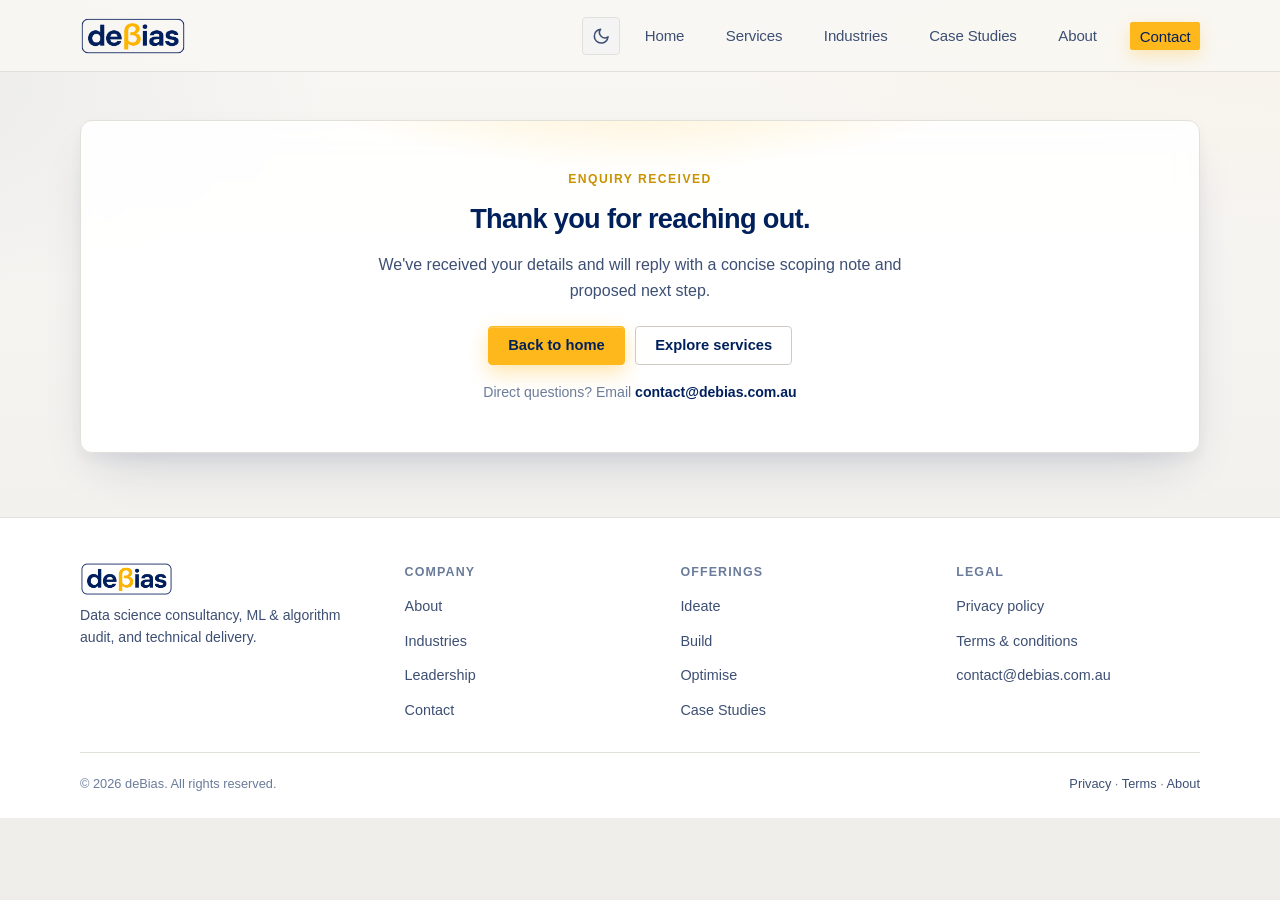
<file: webpage/thank-you.html>
<!DOCTYPE html>
<html lang="en">
<head>
  <meta charset="UTF-8" />
  <meta name="viewport" content="width=device-width, initial-scale=1" />
  <meta name="description" content="Thank you for your enquiry to deBias." />
  <meta name="theme-color" content="#FFB81C" />
  <meta http-equiv="Content-Security-Policy" content="default-src 'self'; style-src 'self' 'unsafe-inline' https://fonts.googleapis.com; font-src https://fonts.gstatic.com; img-src 'self' data:; object-src 'none'; base-uri 'self'; form-action 'self' https://formspree.io; frame-ancestors 'none'; block-all-mixed-content; upgrade-insecure-requests;" />
  <meta name="referrer" content="strict-origin-when-cross-origin" />
  <title>Thank you — deBias</title>
  <link rel="canonical" href="https://debias.com.au/thank-you.html" />

  <!-- Open Graph / Facebook / LinkedIn -->
  <meta property="og:type" content="website" />
  <meta property="og:url" content="https://debias.com.au/thank-you.html" />
  <meta property="og:site_name" content="deBias" />
  <meta property="og:title" content="Thank you — deBias" />
  <meta property="og:description" content="Thank you for getting in touch with deBias." />
  <meta property="og:image" content="https://debias.com.au/asset/rectangular_logo.png" />

  <!-- Twitter -->
  <meta name="twitter:card" content="summary_large_image" />
  <meta name="twitter:title" content="Thank you — deBias" />
  <meta name="twitter:description" content="Thank you for getting in touch with deBias." />
  <meta name="twitter:image" content="https://debias.com.au/asset/rectangular_logo.png" />

  <link rel="preconnect" href="https://fonts.googleapis.com" />
  <link rel="preconnect" href="https://fonts.gstatic.com" crossorigin />
  <link href="https://fonts.googleapis.com/css2?family=DM+Sans:wght@400;500;600;700&display=swap" rel="stylesheet" />
  <link rel="stylesheet" href="css/tokens.css?v=5" />
  <link rel="stylesheet" href="css/base.css?v=5" />
  <link rel="stylesheet" href="css/components.css?v=9" />
  <link rel="icon" type="image/png" href="asset/favicon.png?v=3" />
  <link rel="apple-touch-icon" href="asset/apple-touch-icon.png?v=3" />
</head>
<body>
  <a class="skip-link" href="#thank-you-main">Skip to content</a>

  <header class="site-header">
    <div class="container site-header__inner">
      <a class="brand" href="index.html" aria-label="deBias home">
        <img class="brand__logo" src="asset/rectangular_logo.png?v=3" alt="deBias" width="400" height="220" />
      </a>
      <div class="site-header__end">
      <div class="header-controls">
        <button type="button" class="theme-toggle" aria-label="Toggle theme">
          <svg class="icon-sun" viewBox="0 0 24 24"><circle cx="12" cy="12" r="5"></circle><line x1="12" y1="1" x2="12" y2="3"></line><line x1="12" y1="21" x2="12" y2="23"></line><line x1="4.22" y1="4.22" x2="5.64" y2="5.64"></line><line x1="18.36" y1="18.36" x2="19.78" y2="19.78"></line><line x1="1" y1="12" x2="3" y2="12"></line><line x1="21" y1="12" x2="23" y2="12"></line><line x1="4.22" y1="19.78" x2="5.64" y2="18.36"></line><line x1="18.36" y1="5.64" x2="19.78" y2="4.22"></line></svg>
          <svg class="icon-moon" viewBox="0 0 24 24"><path d="M21 12.79A9 9 0 1 1 11.21 3 7 7 0 0 0 21 12.79z"></path></svg>
        </button>
        <button type="button" class="nav-toggle" aria-expanded="false" aria-controls="primary-nav" aria-label="Open menu">
          <span class="nav-toggle-bar" aria-hidden="true"></span>
          <span class="nav-toggle-bar" aria-hidden="true"></span>
        </button>
      </div>
      <nav class="nav" id="primary-nav" aria-label="Primary">
        <a href="index.html">Home</a>
        <a href="services.html">Services</a>
        <a href="industries.html">Industries</a>
        <a href="case-studies.html">Case Studies</a>
        <a href="about.html">About</a>
        <a class="btn btn--accent btn--sm" href="contact.html">Contact</a>
      </nav>
      </div>
    </div>
  </header>

  <main id="thank-you-main">
    <section class="section cta">
      <div class="container">
        <div class="cta__panel">
          <p class="section__eyebrow">Enquiry received</p>
          <h1 class="cta__title">Thank you for reaching out.</h1>
          <p class="cta__text">
            We've received your details and will reply with a concise scoping note and proposed next step.
          </p>
          <div class="cta__actions">
            <a class="btn btn--primary" href="index.html">Back to home</a>
            <a class="btn btn--ghost" href="services.html">Explore services</a>
          </div>
          <p class="cta__meta">
            Direct questions? Email <a href="mailto:contact@debias.com.au">contact@debias.com.au</a>
          </p>
        </div>
      </div>
    </section>
  </main>

  <footer class="site-footer">
    <div class="container">
      <div class="site-footer__grid">
        <div>
          <div class="footer-col__brand">
            <img class="brand__logo brand__logo--sm" src="asset/rectangular_logo.png?v=3" alt="deBias" width="400" height="220" />
          </div>
          <p class="footer-col__blurb">
            Data science consultancy, ML &amp; algorithm audit, and technical delivery.
          </p>
        </div>
        <nav aria-label="Company">
          <p class="footer-col__title">Company</p>
          <ul class="footer-list">
            <li><a href="about.html">About</a></li>
            <li><a href="industries.html">Industries</a></li>
            <li><a href="about.html#leadership">Leadership</a></li>
            <li><a href="contact.html">Contact</a></li>
          </ul>
        </nav>
        <nav aria-label="Offerings">
          <p class="footer-col__title">Offerings</p>
          <ul class="footer-list">
            <li><a href="services.html#ideate">Ideate</a></li>
            <li><a href="services.html#build">Build</a></li>
            <li><a href="services.html#optimise">Optimise</a></li>
            <li><a href="case-studies.html">Case Studies</a></li>
          </ul>
        </nav>
        <nav aria-label="Legal">
          <p class="footer-col__title">Legal</p>
          <ul class="footer-list">
            <li><a href="privacy.html">Privacy policy</a></li>
            <li><a href="terms.html">Terms &amp; conditions</a></li>
            <li><a href="mailto:contact@debias.com.au">contact@debias.com.au</a></li>
          </ul>
        </nav>
      </div>
      <div class="footer-bottom">
        <span>© <span data-year></span> deBias. All rights reserved.</span>
        <span>
          <a href="privacy.html">Privacy</a> · <a href="terms.html">Terms</a> · <a href="about.html">About</a>
        </span>
      </div>
    </div>
  </footer>

  <script src="js/main.js?v=3"></script>
</body>
</html>
</file>
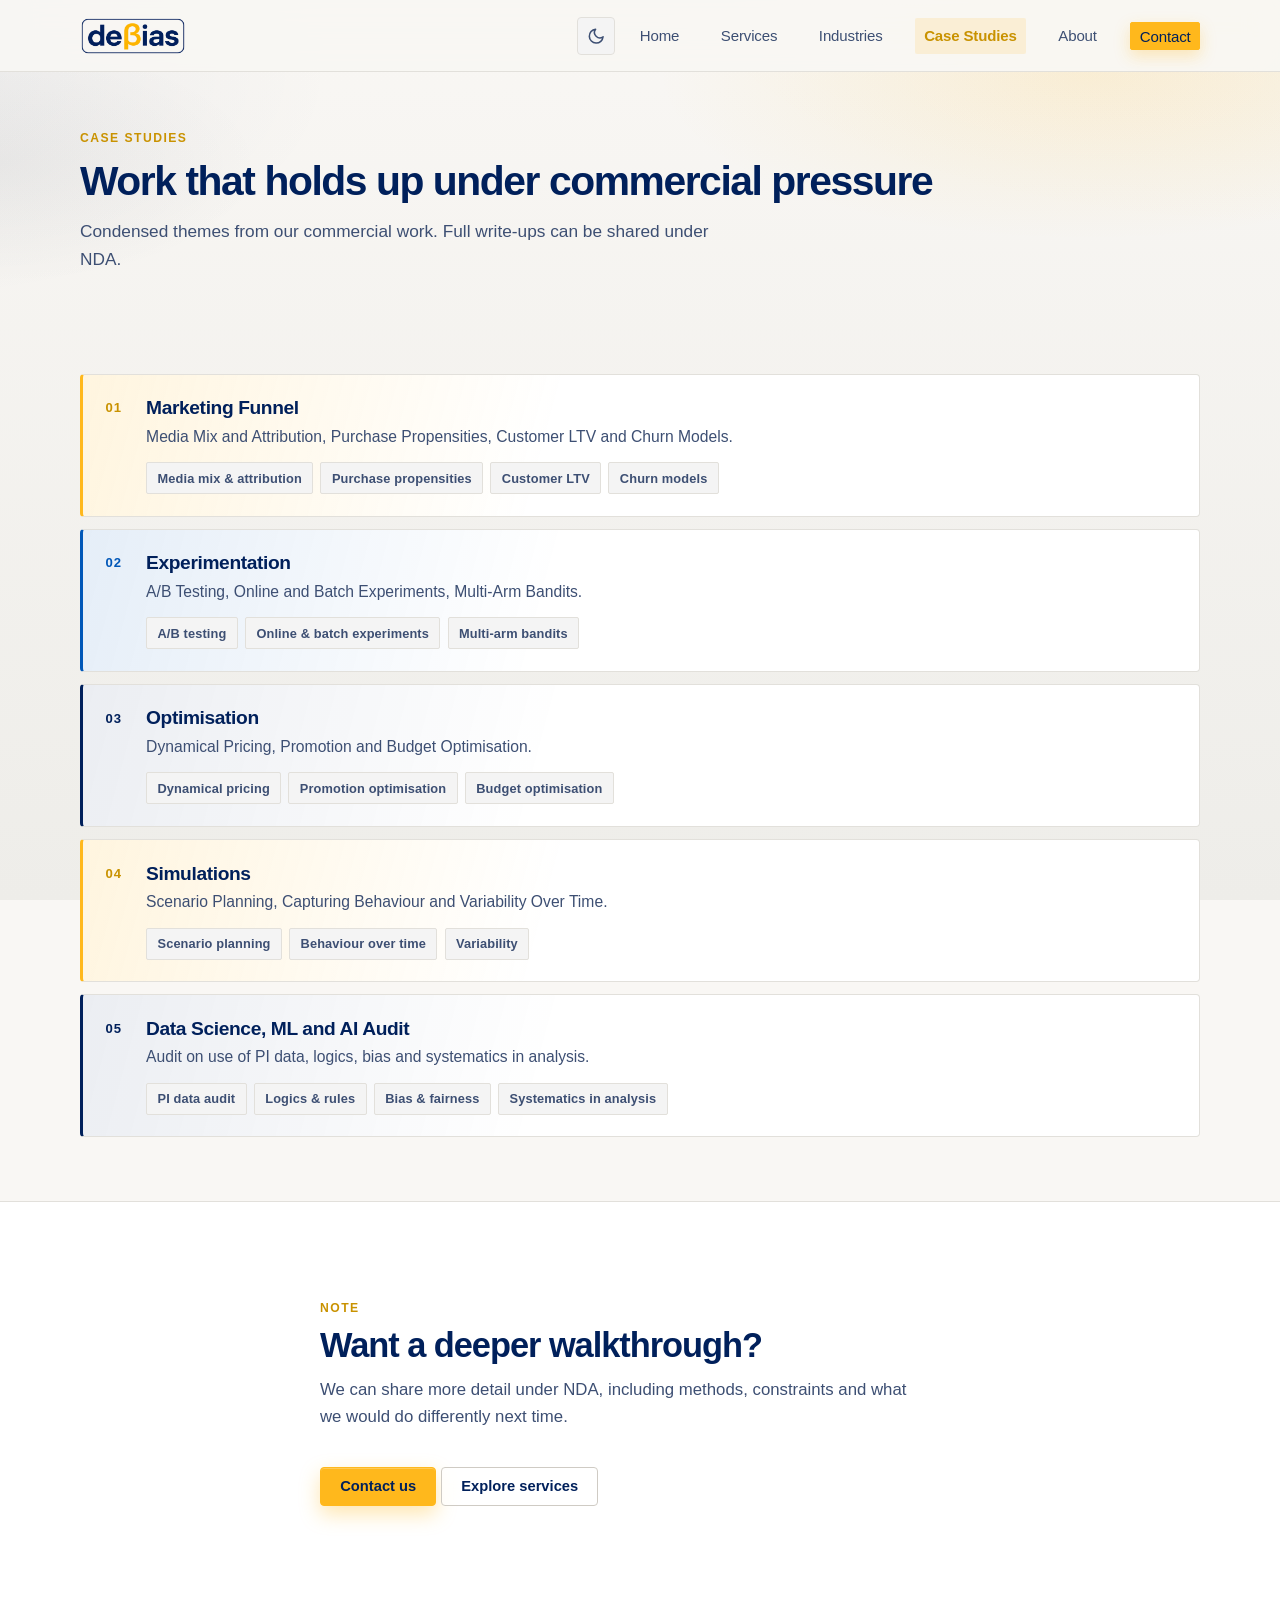
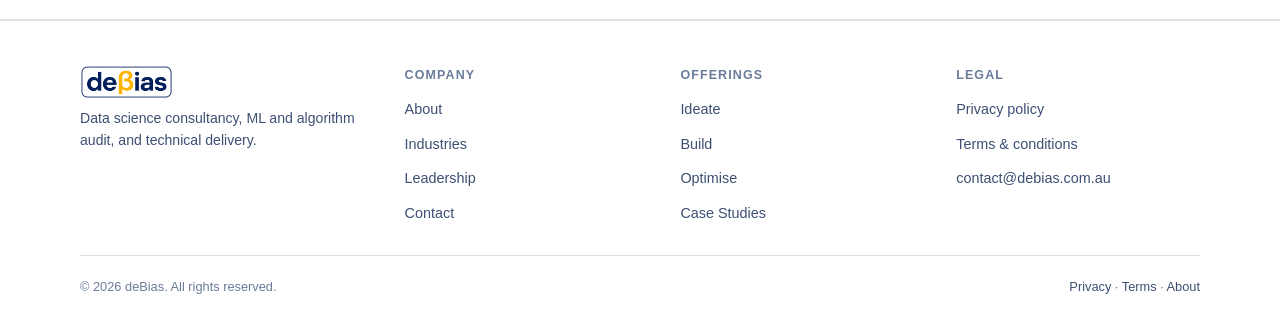
<file: webpage/training.html>
<!DOCTYPE html>
<html lang="en">
<head>
  <meta charset="UTF-8" />
  <meta http-equiv="refresh" content="0; url=case-studies.html" />
  <title>Redirecting — deBias</title>
  <link rel="canonical" href="case-studies.html" />
</head>
<body>
  <p>This page has moved to <a href="case-studies.html">Case Studies</a>.</p>
</body>
</html>
</file>
<file: webpage/css/tokens.css>
/* deBias — Databricks theme + Sportsbet blue/gold */
:root {
  /* Typography — Databricks */
  --font-display: "DM Sans", "Segoe UI", sans-serif;
  --font-body: "DM Sans", "Segoe UI", sans-serif;

  /* Surfaces — oat neutrals (Databricks) */
  --bg: #f9f7f4;
  --bg-tint: #eeede9;
  --surface: #ffffff;
  --surface-2: #f4f4f4;
  --surface-3: #eeede9;
  --surface-header: rgba(249, 247, 244, 0.86);
  --border: #e2e0db;
  --border-strong: #cfcbc4;
  --text: #00205b;
  --text-muted: #3d4f73;
  --text-subtle: #6b7c9a;

  /* Accent — Sportsbet gold */
  --accent: #ffb81c;
  --accent-hover: #e5a400;
  --accent-strong: #c99200;
  --accent-soft: rgba(255, 184, 28, 0.14);
  --accent-tint: rgba(255, 184, 28, 0.1);
  --accent-ring: rgba(255, 184, 28, 0.35);
  --accent-gradient: linear-gradient(135deg, #e5a400 0%, #ffb81c 100%);
  --accent-glow: 0 0 28px rgba(255, 184, 28, 0.28);

  /* Sportsbet blue as ink */
  --ink: #00205b;
  --ink-2: #00163f;
  --brand-blue: #00205b;
  --brand-blue-mid: #0057b8;

  /* Spacing & Radii — sharper, enterprise */
  --radius: 8px;
  --radius-lg: 12px;
  --radius-sm: 4px;
  --radius-xs: 2px;
  --radius-full: 9999px;

  /* Elevation & Shadows */
  --shadow-xs: 0 1px 2px rgba(0, 32, 91, 0.04);
  --shadow-sm: 0 2px 8px rgba(0, 32, 91, 0.05), 0 1px 2px rgba(0, 32, 91, 0.03);
  --shadow-md: 0 12px 28px -8px rgba(0, 32, 91, 0.1), 0 4px 10px rgba(0, 32, 91, 0.04);
  --shadow-lg: 0 24px 48px -16px rgba(0, 32, 91, 0.16), 0 8px 16px rgba(0, 32, 91, 0.05);
  --shadow-hover: 0 16px 36px -10px rgba(255, 184, 28, 0.22);

  /* Layout & Sizing */
  --header-h: 72px;
  --content-max: 1200px;
  --content-narrow: 720px;

  /* Easing & Motion */
  --ease: cubic-bezier(0.22, 0.61, 0.36, 1);
  --ease-out: cubic-bezier(0.16, 1, 0.3, 1);
  --ease-spring: cubic-bezier(0.34, 1.56, 0.64, 1);
}

/* Dark Mode — deep Sportsbet blue + brighter gold */
[data-theme="dark"] {
  --bg: #00163f;
  --bg-tint: #00205b;
  --surface: #0a2a6b;
  --surface-2: #0d3278;
  --surface-3: #143f8a;
  --surface-header: rgba(0, 22, 63, 0.9);
  --border: #1a3d7a;
  --border-strong: #2a5294;
  --text: #f9f7f4;
  --text-muted: #c4ccd6;
  --text-subtle: #90a5b1;

  --accent: #ffc94d;
  --accent-hover: #ffb81c;
  --accent-strong: #ffc94d;
  --accent-soft: rgba(255, 201, 77, 0.16);
  --accent-tint: rgba(255, 201, 77, 0.12);
  --accent-ring: rgba(255, 201, 77, 0.36);
  --accent-gradient: linear-gradient(135deg, #ffb81c 0%, #ffc94d 100%);
  --accent-glow: 0 0 28px rgba(255, 201, 77, 0.3);

  --ink: #f9f7f4;
  --ink-2: #eeede9;
  --brand-blue: #5b9bd5;
  --brand-blue-mid: #7eb3e8;

  --shadow-xs: 0 1px 2px rgba(0, 0, 0, 0.35);
  --shadow-sm: 0 2px 8px rgba(0, 0, 0, 0.4);
  --shadow-md: 0 12px 28px rgba(0, 0, 0, 0.5);
  --shadow-lg: 0 24px 48px rgba(0, 0, 0, 0.55);
  --shadow-hover: 0 16px 36px rgba(255, 201, 77, 0.22);
}
</file>
<file: webpage/css/base.css>
*,
*::before,
*::after {
  box-sizing: border-box;
}

html {
  scroll-behavior: smooth;
  text-size-adjust: 100%;
}

body {
  margin: 0;
  font-family: var(--font-body);
  font-size: 1.0625rem;
  line-height: 1.65;
  color: var(--text);
  background-color: var(--bg);
  background-image:
    radial-gradient(1100px 520px at 100% -8%, rgba(255, 184, 28, 0.06), transparent 58%),
    radial-gradient(800px 420px at -8% 8%, rgba(0, 32, 91, 0.05), transparent 55%),
    linear-gradient(180deg, var(--bg) 0%, var(--bg-tint) 100%);
  background-attachment: fixed;
  -webkit-font-smoothing: antialiased;
  text-rendering: optimizeLegibility;
  transition: background-color 0.3s var(--ease), color 0.3s var(--ease);
}

h1,
h2,
h3,
h4,
.hero__title,
.hero__brand,
.page-hero__title,
.section__title,
.cta__title,
.card__title,
.stats__value {
  font-family: var(--font-display);
}

/* Custom Scrollbar */
::-webkit-scrollbar {
  width: 10px;
}
::-webkit-scrollbar-track {
  background: var(--bg);
}
::-webkit-scrollbar-thumb {
  background: var(--border-strong);
  border-radius: var(--radius-full);
  border: 2px solid var(--bg);
}
::-webkit-scrollbar-thumb:hover {
  background: var(--text-subtle);
}

img {
  max-width: 100%;
  height: auto;
  display: block;
}

a {
  color: var(--accent-strong);
  text-decoration-thickness: 1px;
  text-underline-offset: 3px;
  transition: color 0.15s var(--ease), text-decoration-color 0.15s var(--ease);
}

a:hover {
  color: var(--accent-hover);
}

::selection {
  background: var(--accent-ring);
  color: var(--text);
}

:focus-visible {
  outline: 2px solid var(--accent);
  outline-offset: 2px;
  border-radius: var(--radius-xs);
}

.skip-link {
  position: absolute;
  left: -9999px;
  top: 0;
  padding: 0.75rem 1.25rem;
  background: var(--ink);
  color: #fff;
  z-index: 100;
  border-radius: var(--radius-sm);
  font-weight: 600;
  box-shadow: var(--shadow-lg);
  transition: top 0.2s var(--ease);
}

.skip-link:focus {
  left: 0.75rem;
  top: 0.75rem;
  color: #fff;
}

.container {
  width: 100%;
  max-width: var(--content-max);
  margin: 0 auto;
  padding: 0 1.25rem;
}

@media (min-width: 768px) {
  .container {
    padding: 0 2rem;
  }
}

@media (min-width: 1200px) {
  .container {
    padding: 0 2.5rem;
  }
}

.container--narrow {
  max-width: var(--content-narrow);
}

.visually-hidden {
  position: absolute;
  width: 1px;
  height: 1px;
  padding: 0;
  margin: -1px;
  overflow: hidden;
  clip: rect(0, 0, 0, 0);
  white-space: nowrap;
  border: 0;
}

/* Scroll reveal */
.reveal {
  opacity: 0;
  transform: translateY(18px);
  transition: opacity 0.7s var(--ease-out), transform 0.7s var(--ease-out);
}

.reveal.is-visible {
  opacity: 1;
  transform: translateY(0);
}

.reveal-delay-1 { transition-delay: 0.08s; }
.reveal-delay-2 { transition-delay: 0.16s; }
.reveal-delay-3 { transition-delay: 0.24s; }

@media (prefers-reduced-motion: reduce) {
  *,
  *::before,
  *::after {
    animation-duration: 0.01ms !important;
    transition-duration: 0.01ms !important;
    scroll-behavior: auto !important;
  }

  .reveal {
    opacity: 1;
    transform: none;
  }
}
</file>
<file: webpage/css/components.css>
/* ---------- Header ---------- */
.site-header {
  position: sticky;
  top: 0;
  z-index: 50;
  height: var(--header-h);
  background: var(--surface-header);
  border-bottom: 1px solid var(--border);
  backdrop-filter: saturate(180%) blur(16px);
  -webkit-backdrop-filter: saturate(180%) blur(16px);
  transition: background 0.25s var(--ease), border-color 0.25s var(--ease),
    box-shadow 0.25s var(--ease);
}

.site-header.is-scrolled {
  background: var(--surface-header);
  box-shadow: var(--shadow-sm);
  border-bottom-color: var(--border-strong);
}

.site-header__inner {
  display: flex;
  align-items: center;
  justify-content: space-between;
  height: var(--header-h);
  gap: 1rem;
}

.site-header__end {
  display: flex;
  align-items: center;
  gap: 1rem;
  margin-left: auto;
}

/* Brand */
.brand {
  display: inline-flex;
  align-items: center;
  gap: 0.65rem;
  color: var(--text);
  text-decoration: none;
  font-weight: 600;
  letter-spacing: -0.02em;
  transition: opacity 0.15s var(--ease), transform 0.15s var(--ease);
}

.brand:hover {
  color: var(--text);
  opacity: 0.92;
  transform: translateY(-1px);
}

.brand__text {
  font-size: 1.05rem;
}

.brand__logo {
  height: 2.4rem;
  width: auto;
  display: block;
  transition: transform 0.2s var(--ease);
}

.brand:hover .brand__logo {
  transform: translateY(-1px);
}

.brand__logo--sm {
  height: 2.1rem;
}

/* Nav */
.nav {
  display: flex;
  align-items: center;
  gap: 1.5rem;
}

.nav a {
  position: relative;
  color: var(--text-muted);
  text-decoration: none;
  font-size: 0.94rem;
  font-weight: 500;
  letter-spacing: -0.01em;
  padding: 0.35rem 0.55rem;
  border-radius: var(--radius-xs);
  transition: color 0.18s var(--ease), background 0.18s var(--ease);
}

.nav a:hover {
  color: var(--text);
  background: var(--accent-tint);
}

.nav a[aria-current="page"] {
  color: var(--accent-strong);
  font-weight: 600;
  background: var(--accent-soft);
}

.nav .btn {
  color: #00205b;
  background: var(--accent);
  border-color: var(--accent);
  box-shadow: 0 6px 16px rgba(255, 184, 28, 0.28);
}

.nav .btn:hover,
.nav .btn:focus-visible {
  color: #00205b;
  background: var(--accent-hover);
  border-color: var(--accent-hover);
  transform: translateY(-1px);
}

[data-theme="dark"] .nav .btn {
  color: #00205b;
  background: var(--accent);
  border-color: var(--accent);
}

[data-theme="dark"] .nav .btn:hover,
[data-theme="dark"] .nav .btn:focus-visible {
  color: #00205b;
  background: var(--accent-hover);
  border-color: var(--accent-hover);
}

/* Header Controls (Theme Toggle & Mobile Nav Toggle) */
.header-controls {
  display: flex;
  align-items: center;
  gap: 0.6rem;
}

.theme-toggle {
  display: inline-flex;
  align-items: center;
  justify-content: center;
  width: 2.35rem;
  height: 2.35rem;
  padding: 0;
  border: 1px solid var(--border);
  border-radius: var(--radius-sm);
  background: var(--surface-2);
  color: var(--text);
  cursor: pointer;
  transition: background 0.2s var(--ease), border-color 0.2s var(--ease), transform 0.15s var(--ease);
}

.theme-toggle:hover {
  background: var(--surface-3);
  border-color: var(--border-strong);
  transform: scale(1.05);
}

.theme-toggle svg {
  width: 1.15rem;
  height: 1.15rem;
  fill: none;
  stroke: currentColor;
  stroke-width: 2;
  stroke-linecap: round;
  stroke-linejoin: round;
}

.nav-toggle {
  display: none;
  width: 2.35rem;
  height: 2.35rem;
  padding: 0;
  border: 1px solid var(--border);
  border-radius: var(--radius-sm);
  background: var(--surface-2);
  cursor: pointer;
  flex-direction: column;
  align-items: center;
  justify-content: center;
  gap: 5px;
}

.nav-toggle-bar {
  width: 1.15rem;
  height: 2px;
  background: var(--text);
  border-radius: 1px;
  transition: transform 0.2s var(--ease), opacity 0.2s var(--ease);
}

.site-header.is-open .nav-toggle-bar:first-child {
  transform: translateY(3.5px) rotate(45deg);
}

.site-header.is-open .nav-toggle-bar:last-child {
  transform: translateY(-3.5px) rotate(-45deg);
}

@media (max-width: 860px) {
  .nav-toggle {
    display: flex;
  }

  .site-header__end {
    gap: 0.6rem;
  }

  .nav {
    position: absolute;
    left: 0;
    right: 0;
    top: var(--header-h);
    flex-direction: column;
    align-items: stretch;
    gap: 0.25rem;
    padding: 1rem 1.25rem 1.25rem;
    background: var(--surface);
    border-bottom: 1px solid var(--border);
    box-shadow: var(--shadow-md);
    backdrop-filter: blur(16px);
    display: none;
  }

  .site-header.is-open .nav {
    display: flex;
  }

  .nav a {
    padding: 0.75rem 0.85rem;
    border-bottom: 1px solid var(--border);
    border-radius: var(--radius-xs);
  }

  .nav a:last-child {
    border-bottom: 0;
  }
}

/* ---------- Buttons ---------- */
.btn {
  display: inline-flex;
  align-items: center;
  justify-content: center;
  gap: 0.5rem;
  padding: 0.7rem 1.2rem;
  border-radius: var(--radius-sm);
  font-size: 0.92rem;
  font-weight: 600;
  line-height: 1;
  text-decoration: none;
  border: 1px solid transparent;
  cursor: pointer;
  font-family: inherit;
  transition: background 0.18s var(--ease), border-color 0.18s var(--ease),
    color 0.18s var(--ease), transform 0.12s var(--ease), box-shadow 0.18s var(--ease);
  will-change: transform;
}

.btn:active {
  transform: scale(0.98);
}

.btn--primary {
  background: var(--accent);
  color: #00205b;
  border-color: var(--accent);
  box-shadow: 0 1px 0 rgba(255, 255, 255, 0.25) inset, 0 8px 20px rgba(255, 184, 28, 0.35);
}

.btn--primary:hover {
  background: var(--accent-hover);
  border-color: var(--accent-hover);
  color: #00205b;
  transform: translateY(-1px);
  box-shadow: 0 1px 0 rgba(255, 255, 255, 0.25) inset, 0 12px 28px rgba(255, 184, 28, 0.4);
}

.btn--ghost {
  background: rgba(255, 255, 255, 0.55);
  color: var(--text);
  border-color: var(--border-strong);
  backdrop-filter: blur(8px);
  -webkit-backdrop-filter: blur(8px);
}

.btn--ghost:hover {
  border-color: var(--accent);
  background: var(--surface);
  color: var(--accent-strong);
  transform: translateY(-1px);
}

[data-theme="dark"] .btn--ghost {
  background: rgba(18, 26, 38, 0.65);
}

.btn--accent {
  background: var(--accent);
  color: #00205b;
  border-color: var(--accent);
}

.btn--accent:hover {
  background: var(--accent-hover);
  border-color: var(--accent-hover);
  color: #00205b;
}

.btn--sm {
  padding: 0.5rem 0.9rem;
  font-size: 0.85rem;
}

/* ---------- Hero (full-bleed, brand-first) ---------- */
.hero {
  position: relative;
  min-height: clamp(34rem, calc(100svh - var(--header-h)), 46rem);
  display: flex;
  align-items: center;
  padding: 0;
  overflow: hidden;
  isolation: isolate;
}

.hero__media {
  position: absolute;
  inset: 0;
  z-index: 0;
  background:
    radial-gradient(900px 480px at 78% 28%, rgba(255, 184, 28, 0.1), transparent 62%),
    radial-gradient(700px 420px at 12% 80%, rgba(0, 32, 91, 0.06), transparent 60%),
    linear-gradient(135deg, #f9f7f4 0%, #eeede9 48%, #e8e4de 100%);
}

[data-theme="dark"] .hero__media {
  background:
    radial-gradient(900px 480px at 78% 28%, rgba(255, 201, 77, 0.14), transparent 62%),
    radial-gradient(700px 420px at 12% 80%, rgba(0, 87, 184, 0.22), transparent 60%),
    linear-gradient(135deg, #00163f 0%, #00205b 50%, #0a2a6b 100%);
}

.hero__scrim {
  position: absolute;
  inset: 0;
  z-index: 1;
  background:
    radial-gradient(ellipse 80% 70% at 50% 45%, rgba(249, 247, 244, 0.55), transparent 70%),
    linear-gradient(180deg, transparent 50%, rgba(249, 247, 244, 0.85) 100%);
  pointer-events: none;
}

[data-theme="dark"] .hero__scrim {
  background:
    radial-gradient(ellipse 80% 70% at 50% 45%, rgba(0, 32, 91, 0.55), transparent 70%),
    linear-gradient(180deg, transparent 50%, rgba(0, 32, 91, 0.9) 100%);
}

.hero > .container {
  position: relative;
  z-index: 2;
  width: 100%;
  display: flex;
  justify-content: center;
}

.hero__content {
  position: relative;
  width: 100%;
  padding: 3.5rem 0;
  max-width: 42rem;
  text-align: center;
  animation: heroCopyIn 0.9s var(--ease-out) 0.1s both;
}

@media (min-width: 900px) {
  .hero__content {
    padding: 4.5rem 0;
  }
}

.hero__brand {
  margin: 0 0 0.85rem;
  font-size: clamp(2.4rem, 6vw, 3.75rem);
  font-weight: 700;
  letter-spacing: -0.05em;
  line-height: 1;
  color: var(--accent);
}

.hero__brand em,
.hero__brand span {
  font-style: normal;
  color: var(--accent-strong);
}

.hero__title {
  margin: 0 auto 1rem;
  font-size: clamp(1.65rem, 3.6vw, 2.35rem);
  font-weight: 600;
  letter-spacing: -0.03em;
  line-height: 1.2;
  max-width: 28ch;
  color: var(--text);
}

.hero__title em {
  font-style: normal;
  color: var(--accent-strong);
}

.hero__lead {
  margin: 0 auto 1.75rem;
  max-width: 34rem;
  color: var(--text-muted);
  font-size: clamp(1.05rem, 1.4vw, 1.2rem);
  line-height: 1.55;
}

.hero__actions {
  display: flex;
  flex-wrap: wrap;
  justify-content: center;
  gap: 0.75rem;
}

@keyframes heroCopyIn {
  from { opacity: 0; transform: translateY(22px); }
  to { opacity: 1; transform: translateY(0); }
}

/* Trust strip (below hero) */
.trust-strip {
  display: grid;
  gap: 1.25rem;
  padding: 2rem 0;
}

@media (min-width: 720px) {
  .trust-strip {
    grid-template-columns: repeat(3, 1fr);
    gap: 2rem;
  }
}

.trust-strip__item {
  display: flex;
  flex-direction: column;
  gap: 0.35rem;
  font-size: 0.92rem;
  line-height: 1.5;
  color: var(--text-muted);
}

.trust-strip__header {
  display: flex;
  align-items: center;
  gap: 0.5rem;
  font-family: var(--font-display);
  font-weight: 600;
  font-size: 0.98rem;
  color: var(--text);
}

.trust-strip__icon {
  width: 1.1rem;
  height: 1.1rem;
  color: var(--accent);
  flex-shrink: 0;
}

/* ---------- Sections ---------- */
.section {
  padding: 4.5rem 0;
}

.section--tight {
  padding: 3rem 0;
}

@media (min-width: 1200px) {
  .section {
    padding: 6rem 0;
  }
  .section--tight {
    padding: 4rem 0;
  }
}

.section--alt {
  background: var(--surface);
  border-block: 1px solid var(--border);
}

.section__eyebrow {
  margin: 0 0 0.5rem;
  font-family: var(--font-display);
  font-size: 0.76rem;
  font-weight: 600;
  letter-spacing: 0.12em;
  text-transform: uppercase;
  color: var(--accent-strong);
}

.section__title {
  margin: 0 0 0.6rem;
  font-size: clamp(1.65rem, 3.2vw, 2.15rem);
  font-weight: 700;
  letter-spacing: -0.03em;
  line-height: 1.15;
}

.section__intro {
  margin: 0 0 2.25rem;
  color: var(--text-muted);
  max-width: 38rem;
  font-size: 1.05rem;
}

/* ---------- Service cards ---------- */
.cards {
  display: grid;
  gap: 1rem;
}

@media (min-width: 720px) {
  .cards {
    grid-template-columns: repeat(3, 1fr);
    gap: 1.15rem;
  }

  .cards--two {
    grid-template-columns: repeat(2, 1fr);
  }
}

.card {
  position: relative;
  background: rgba(255, 255, 255, 0.72);
  border: 1px solid var(--border);
  border-radius: var(--radius);
  padding: 1.65rem 1.45rem;
  box-shadow: var(--shadow-xs);
  backdrop-filter: blur(12px);
  -webkit-backdrop-filter: blur(12px);
  transition: transform 0.3s var(--ease-out), border-color 0.25s var(--ease),
    box-shadow 0.3s var(--ease), background 0.25s var(--ease);
  overflow: hidden;
}

[data-theme="dark"] .card {
  background: rgba(18, 26, 38, 0.72);
}

.card::before {
  content: "";
  position: absolute;
  inset: 0 0 auto 0;
  height: 2px;
  background: var(--accent-gradient);
  opacity: 0;
  transition: opacity 0.25s var(--ease);
}

.card:hover {
  transform: translateY(-3px);
  border-color: rgba(255, 184, 28, 0.35);
  box-shadow: var(--shadow-hover);
  background: var(--surface);
}

.card:hover::before {
  opacity: 1;
}

.card__icon {
  display: inline-flex;
  align-items: center;
  justify-content: center;
  width: 2.35rem;
  height: 2.35rem;
  border-radius: 10px;
  background: var(--accent-soft);
  color: var(--accent-strong);
  font-weight: 700;
  font-size: 0.95rem;
  border: 1px solid rgba(255, 184, 28, 0.2);
  margin-bottom: 0.85rem;
}


.section--alt .card {
  background: var(--surface-2);
}

.card__title {
  margin: 0 0 0.45rem;
  font-size: 1.08rem;
  font-weight: 600;
  letter-spacing: -0.01em;
}

/* Practice cycle — Sportsbet blue / gold */
.card--ideate {
  --cycle: #0057b8;
  --cycle-soft: rgba(0, 87, 184, 0.1);
  --cycle-border: rgba(0, 87, 184, 0.35);
}

.card--build {
  --cycle: #ffb81c;
  --cycle-title: #c99200;
  --cycle-soft: rgba(255, 184, 28, 0.12);
  --cycle-border: rgba(255, 184, 28, 0.4);
}

.card--optimise {
  --cycle: #00205b;
  --cycle-soft: rgba(0, 32, 91, 0.08);
  --cycle-border: rgba(0, 32, 91, 0.3);
}

.card--ideate .card__title,
.card--build .card__title,
.card--optimise .card__title {
  color: var(--cycle-title, var(--cycle));
}

.card--ideate::before,
.card--build::before,
.card--optimise::before {
  background: var(--cycle);
  opacity: 1;
}

.card--ideate:hover,
.card--build:hover,
.card--optimise:hover {
  border-color: var(--cycle-border);
  box-shadow: 0 16px 36px -10px color-mix(in srgb, var(--cycle) 22%, transparent);
}

[data-theme="dark"] .card--ideate {
  --cycle: #7eb3e8;
}

[data-theme="dark"] .card--build {
  --cycle: #ffc94d;
  --cycle-title: #ffc94d;
}

[data-theme="dark"] .card--optimise {
  --cycle: #a8c4f0;
}

.card__body {
  margin: 0;
  color: var(--text-muted);
  font-size: 0.95rem;
}

.pillar-stack {
  display: grid;
  gap: 1.15rem;
}

.pillar-grid {
  display: grid;
  gap: 1.25rem;
  margin-top: 1rem;
}

@media (min-width: 720px) {
  .pillar-grid {
    grid-template-columns: 1fr 1fr;
    gap: 1.75rem;
  }
}

.card__list {
  margin: 0.85rem 0 0;
  padding: 0;
  list-style: none;
  display: grid;
  gap: 0.35rem;
}

.card__list li {
  position: relative;
  padding-left: 1.1rem;
  font-size: 0.9rem;
  color: var(--text-muted);
}

.card__list li::before {
  content: "";
  position: absolute;
  left: 0;
  top: 0.6rem;
  width: 0.4rem;
  height: 0.4rem;
  border-radius: 999px;
  background: var(--accent);
}

/* Teaser card that is itself a link */
.card--link {
  display: block;
  color: inherit;
  text-decoration: none;
}

.card--link:hover,
.card--link:focus-visible {
  color: inherit;
}

.card--link:hover::before,
.card--link:focus-visible::before {
  opacity: 1;
}

.card__cta {
  display: inline-block;
  margin-top: 0.9rem;
  font-size: 0.88rem;
  font-weight: 600;
  color: var(--accent-strong);
  transition: transform 0.2s var(--ease);
}

.card--link:hover .card__cta {
  transform: translateX(2px);
}

/* ---------- Solution banners (services) ---------- */
.solution-banners {
  display: grid;
  gap: 0.75rem;
  margin-top: 0.5rem;
}

.solution-banner {
  display: grid;
  grid-template-columns: auto 1fr;
  gap: 1.15rem 1.5rem;
  align-items: start;
  padding: 1.35rem 1.4rem;
  border: 1px solid var(--border);
  border-left: 3px solid var(--accent);
  border-radius: var(--radius-sm);
  background:
    linear-gradient(105deg, var(--accent-soft) 0%, transparent 42%),
    var(--surface);
  transition: border-color 0.2s var(--ease), transform 0.2s var(--ease-out),
    box-shadow 0.2s var(--ease);
}

.solution-banner:hover {
  border-color: rgba(255, 184, 28, 0.35);
  transform: translateY(-2px);
  box-shadow: var(--shadow-sm);
}

.solution-banner__index {
  font-family: var(--font-display);
  font-size: 0.82rem;
  font-weight: 700;
  letter-spacing: 0.08em;
  color: var(--accent-strong);
  line-height: 1.4;
  padding-top: 0.2rem;
}

.solution-banner__title {
  margin: 0 0 0.35rem;
  font-family: var(--font-display);
  font-size: clamp(1.05rem, 2vw, 1.2rem);
  font-weight: 600;
  letter-spacing: -0.02em;
  line-height: 1.25;
  color: var(--text);
}

.solution-banner__lead {
  margin: 0 0 0.85rem;
  color: var(--text-muted);
  font-size: 0.98rem;
  line-height: 1.45;
  max-width: 42rem;
}

.solution-banner__tags {
  margin: 0;
  padding: 0;
  list-style: none;
  display: flex;
  flex-wrap: wrap;
  gap: 0.45rem;
}

.solution-banner__tags li {
  padding: 0.28rem 0.65rem;
  border-radius: var(--radius-xs);
  border: 1px solid var(--border);
  background: var(--surface-2);
  color: var(--text-muted);
  font-size: 0.8rem;
  font-weight: 600;
  letter-spacing: 0.01em;
}

.solution-banner--ideate {
  border-left-color: #0057b8;
  background:
    linear-gradient(105deg, rgba(0, 87, 184, 0.1) 0%, transparent 42%),
    var(--surface);
}

.solution-banner--ideate .solution-banner__index {
  color: #0057b8;
}

.solution-banner--build {
  border-left-color: #ffb81c;
  background:
    linear-gradient(105deg, rgba(255, 184, 28, 0.14) 0%, transparent 42%),
    var(--surface);
}

.solution-banner--build .solution-banner__index {
  color: #c99200;
}

.solution-banner--optimise {
  border-left-color: #00205b;
  background:
    linear-gradient(105deg, rgba(0, 32, 91, 0.08) 0%, transparent 42%),
    var(--surface);
}

.solution-banner--optimise .solution-banner__index {
  color: #00205b;
}

[data-theme="dark"] .solution-banner--ideate .solution-banner__index {
  color: #7eb3e8;
}

[data-theme="dark"] .solution-banner--build .solution-banner__index {
  color: #ffc94d;
}

[data-theme="dark"] .solution-banner--optimise .solution-banner__index {
  color: #a8c4f0;
}

@media (max-width: 560px) {
  .solution-banner {
    grid-template-columns: 1fr;
    gap: 0.35rem;
    padding: 1.15rem 1.1rem;
  }

  .solution-banner__index {
    padding-top: 0;
  }
}

/* ---------- Split / aside ---------- */
.split {
  display: grid;
  gap: 2rem;
}

@media (min-width: 900px) {
  .split {
    grid-template-columns: minmax(0, 1.2fr) minmax(260px, 320px);
    align-items: start;
    gap: 2.5rem;
  }
}

.steps {
  margin: 0;
  padding: 0;
  list-style: none;
  display: grid;
  gap: 1.15rem;
}

.steps li {
  display: flex;
  gap: 1rem;
  align-items: flex-start;
  padding: 0.25rem 0;
}

.step-num {
  flex: 0 0 2.25rem;
  height: 2.25rem;
  border-radius: 12px;
  background: var(--accent-soft);
  color: var(--accent-strong);
  font-weight: 700;
  font-size: 0.9rem;
  display: inline-flex;
  align-items: center;
  justify-content: center;
  border: 1px solid rgba(255, 184, 28, 0.22);
  box-shadow: var(--shadow-xs);
}

.step-text {
  color: var(--text-muted);
  font-size: 0.98rem;
}

.step-text strong {
  color: var(--text);
}

.aside {
  margin: 0;
  padding: 1.4rem 1.3rem;
  border-radius: var(--radius);
  border: 1px solid var(--border);
  background: linear-gradient(180deg, var(--accent-soft), var(--surface) 120%);
  color: var(--text-muted);
  font-size: 0.95rem;
  line-height: 1.55;
  box-shadow: var(--shadow-xs);
}

[data-theme="dark"] .aside {
  background: var(--surface-2);
}

.aside strong {
  color: var(--text);
}

/* ---------- CTA ---------- */
.cta {
  padding: 3rem 0 4rem;
}

.cta__panel {
  position: relative;
  text-align: center;
  padding: 3rem 1.5rem;
  border-radius: var(--radius-lg);
  border: 1px solid var(--border);
  background:
    radial-gradient(700px 260px at 50% -30%, var(--accent-ring), transparent 58%),
    linear-gradient(180deg, rgba(255, 255, 255, 0.9), var(--surface));
  box-shadow: var(--shadow-lg);
  overflow: hidden;
  backdrop-filter: blur(10px);
  -webkit-backdrop-filter: blur(10px);
}

[data-theme="dark"] .cta__panel {
  background:
    radial-gradient(700px 260px at 50% -30%, var(--accent-ring), transparent 58%),
    linear-gradient(180deg, rgba(24, 34, 49, 0.95), var(--surface));
}

.cta__title {
  margin: 0 0 0.6rem;
  font-size: clamp(1.35rem, 3.2vw, 1.7rem);
  font-weight: 700;
  letter-spacing: -0.025em;
}

.cta__text {
  margin: 0 auto 1.35rem;
  max-width: 34rem;
  color: var(--text-muted);
  font-size: 1rem;
}

.cta__actions {
  display: flex;
  flex-wrap: wrap;
  justify-content: center;
  gap: 0.65rem;
  margin-bottom: 1rem;
}

.cta__meta {
  margin: 0;
  font-size: 0.88rem;
  color: var(--text-subtle);
}

.cta__meta a {
  color: var(--text);
  text-decoration: none;
  font-weight: 600;
}

.cta__meta a:hover {
  color: var(--accent);
  text-decoration: underline;
}

/* ---------- Footer ---------- */
.site-footer {
  background: var(--surface);
  border-top: 1px solid var(--border);
  padding: 2.75rem 0 1.5rem;
  color: var(--text-muted);
}

.site-footer__grid {
  display: grid;
  gap: 1.75rem;
  grid-template-columns: 1fr;
}

@media (min-width: 720px) {
  .site-footer__grid {
    grid-template-columns: 1.2fr 1fr 1fr 1fr;
    gap: 2rem;
  }
}

.footer-col__title {
  margin: 0 0 0.6rem;
  font-size: 0.78rem;
  font-weight: 600;
  letter-spacing: 0.09em;
  text-transform: uppercase;
  color: var(--text-subtle);
}

.footer-col__brand {
  display: flex;
  align-items: center;
  gap: 0.65rem;
  font-weight: 600;
  color: var(--text);
  margin-bottom: 0.6rem;
}

.footer-col__blurb {
  margin: 0;
  font-size: 0.88rem;
  color: var(--text-muted);
  line-height: 1.55;
  max-width: 22rem;
}

.footer-list {
  margin: 0;
  padding: 0;
  list-style: none;
  display: grid;
  gap: 0.4rem;
}

.footer-list a {
  color: var(--text-muted);
  text-decoration: none;
  font-size: 0.9rem;
  transition: color 0.15s var(--ease);
}

.footer-list a:hover {
  color: var(--text);
}

.footer-bottom {
  display: flex;
  flex-wrap: wrap;
  justify-content: space-between;
  gap: 0.75rem;
  margin-top: 1.75rem;
  padding-top: 1.25rem;
  border-top: 1px solid var(--border);
  font-size: 0.8rem;
  color: var(--text-subtle);
}

.footer-bottom a {
  color: var(--text-muted);
  text-decoration: none;
}

.footer-bottom a:hover {
  color: var(--text);
  text-decoration: underline;
}

/* ---------- Page hero / prose ---------- */
.page-hero {
  position: relative;
  padding: 3.5rem 0 1.75rem;
  overflow: hidden;
}

.page-hero::before {
  content: "";
  position: absolute;
  inset: 0;
  background:
    radial-gradient(720px 280px at 85% 0%, rgba(255, 184, 28, 0.12), transparent 60%),
    radial-gradient(480px 220px at 0% 40%, rgba(11, 18, 32, 0.04), transparent 55%);
  pointer-events: none;
}

.page-hero__eyebrow {
  position: relative;
  margin: 0 0 0.6rem;
  font-family: var(--font-display);
  font-size: 0.76rem;
  font-weight: 600;
  letter-spacing: 0.12em;
  text-transform: uppercase;
  color: var(--accent-strong);
}

.page-hero__title {
  position: relative;
  margin: 0 0 0.75rem;
  font-size: clamp(1.95rem, 4.2vw, 2.55rem);
  font-weight: 700;
  letter-spacing: -0.035em;
  line-height: 1.15;
}

.page-hero__lead {
  position: relative;
  margin: 0;
  max-width: 40rem;
  color: var(--text-muted);
  font-size: 1.08rem;
}

.conference-banner {
  margin: 1.25rem 0 0;
  border-radius: var(--radius);
  overflow: hidden;
  border: 1px solid var(--border);
  box-shadow: var(--shadow-md);
  aspect-ratio: 16 / 6;
}

.conference-banner img {
  width: 100%;
  height: 100%;
  object-fit: cover;
  display: block;
}

.program-columns {
  margin-top: 1.25rem;
  display: grid;
  gap: 1rem;
}

@media (min-width: 1100px) {
  .program-columns {
    grid-template-columns: repeat(2, minmax(0, 1fr));
  }
}

.program-day {
  overflow-x: auto;
  border: 1px solid var(--border);
  border-radius: var(--radius);
  background: var(--surface);
  box-shadow: var(--shadow-xs);
}

.program-day__title {
  margin: 0;
  padding: 0.85rem 0.9rem;
  border-bottom: 1px solid var(--border);
  font-size: 1rem;
  font-weight: 700;
  background: var(--surface-alt);
}

.program-table {
  width: 100%;
  border-collapse: collapse;
}

.program-table th,
.program-table td {
  border-bottom: 1px solid var(--border);
  padding: 0.85rem 0.9rem;
  text-align: left;
  vertical-align: top;
  font-size: 0.94rem;
}

.program-table th {
  background: var(--surface-alt);
  color: var(--text);
  font-size: 0.8rem;
  text-transform: uppercase;
  letter-spacing: 0.06em;
}

.program-table tbody tr:hover {
  background: var(--accent-soft);
}

.program-table tbody tr:last-child td {
  border-bottom: 0;
}

.eoi-form {
  margin-top: 1.2rem;
  padding: 1.35rem;
  border: 1px solid var(--border);
  border-radius: var(--radius);
  background: var(--surface);
  box-shadow: var(--shadow-xs);
}

.form-grid {
  display: grid;
  gap: 1rem;
}

@media (min-width: 760px) {
  .form-grid {
    grid-template-columns: repeat(2, minmax(0, 1fr));
  }
}

.form-field {
  display: grid;
  gap: 0.45rem;
  margin-bottom: 1rem;
}

.form-field span {
  font-size: 0.88rem;
  font-weight: 600;
  color: var(--text);
}

.form-field input,
.form-field textarea {
  width: 100%;
  border: 1px solid var(--border);
  border-radius: 0.6rem;
  padding: 0.7rem 0.8rem;
  font: inherit;
  color: var(--text);
  background: var(--surface);
}

[data-theme="dark"] .form-field input,
[data-theme="dark"] .form-field textarea {
  background: var(--surface-2);
}

.form-field input:focus,
.form-field textarea:focus {
  border-color: var(--accent-strong);
  outline: 2px solid var(--accent-ring);
  outline-offset: 1px;
}

.form-field textarea {
  resize: vertical;
  min-height: 7rem;
}

.form-check {
  display: inline-flex;
  align-items: center;
  gap: 0.55rem;
  margin: 0.15rem 0 0.25rem;
  color: var(--text);
}

.form-check input[type="checkbox"] {
  width: 1rem;
  height: 1rem;
}

.eoi-form__actions {
  margin-top: 0.5rem;
}

.about-grid {
  display: grid;
  gap: 1.15rem;
  padding: 1rem 0 3rem;
}

@media (min-width: 720px) {
  .about-grid {
    grid-template-columns: repeat(3, 1fr);
  }
}

/* ---------- Profile cards ---------- */
.profiles .section__intro {
  margin-bottom: 1.5rem;
}

.profiles-grid {
  display: grid;
  gap: 1.15rem;
}

@media (min-width: 768px) {
  .profiles-grid {
    grid-template-columns: repeat(3, 1fr);
    align-items: stretch;
  }
}

.profile-card {
  position: relative;
  background: var(--surface);
  border: 1px solid var(--border);
  border-radius: var(--radius);
  padding: 1.5rem 1.35rem;
  box-shadow: var(--shadow-xs);
  transition: transform 0.25s var(--ease-out), border-color 0.25s var(--ease),
    box-shadow 0.25s var(--ease);
}

.profile-card:hover {
  transform: translateY(-2px);
  border-color: var(--border-strong);
  box-shadow: var(--shadow-md);
}

.profile-card__avatar {
  display: inline-flex;
  align-items: center;
  justify-content: center;
  width: 2.75rem;
  height: 2.75rem;
  border-radius: 999px;
  background: linear-gradient(135deg, var(--accent-soft), #fff);
  border: 1px solid rgba(255, 184, 28, 0.2);
  color: var(--accent-strong);
  font-weight: 700;
  font-size: 0.95rem;
  letter-spacing: 0.02em;
  margin-bottom: 0.8rem;
}

.profile-card__avatar.profile-card__avatar--photo {
  display: block;
  object-fit: cover;
  object-position: center top;
  background: none;
  border: 1px solid rgba(255, 184, 28, 0.25);
  border-radius: 999px;
  width: 4rem;
  height: 4rem;
  min-width: 4rem;
  min-height: 4rem;
}

.profile-card__name {
  margin: 0 0 0.25rem;
  font-size: 1.05rem;
  font-weight: 700;
  letter-spacing: -0.02em;
  line-height: 1.25;
}

.profile-card__role {
  margin: 0 0 1rem;
  font-size: 0.9rem;
  color: var(--text-muted);
  line-height: 1.45;
}

.profile-card__role a {
  font-weight: 500;
}

.profile-card__contact {
  margin: 0;
}

.profile-card__contact > div {
  margin: 0 0 0.5rem;
}

.profile-card__contact > div:last-child {
  margin-bottom: 0;
}

.profile-card__contact dd {
  margin: 0;
  font-size: 0.9rem;
}

.profile-card__contact a {
  color: var(--text);
  text-decoration: none;
  font-weight: 500;
}

.profile-card__contact a:hover {
  color: var(--accent);
  text-decoration: underline;
}

.profile-card__note {
  margin: 1rem 0 0;
  padding-top: 0.9rem;
  border-top: 1px dashed var(--border);
  font-size: 0.82rem;
  color: var(--text-subtle);
  line-height: 1.45;
}

/* ---------- Legal prose (privacy / terms) ---------- */
.legal {
  max-width: 44rem;
  padding: 1.25rem 0 3rem;
}

.legal__meta {
  margin: 0 0 1.5rem;
  padding: 0.75rem 1rem;
  border-radius: var(--radius-sm);
  background: var(--surface);
  border: 1px solid var(--border);
  font-size: 0.85rem;
  color: var(--text-muted);
}

.legal h2 {
  font-size: 1.1rem;
  margin-top: 2rem;
  margin-bottom: 0.5rem;
  letter-spacing: -0.01em;
}

.legal h3 {
  font-size: 0.98rem;
  margin-top: 1.4rem;
  margin-bottom: 0.4rem;
}

.legal p,
.legal li {
  color: var(--text-muted);
  font-size: 0.96rem;
}

.legal ul,
.legal ol {
  padding-left: 1.2rem;
}

.legal li + li {
  margin-top: 0.25rem;
}

.legal__nav {
  display: flex;
  flex-wrap: wrap;
  gap: 0.6rem;
  margin: 2rem 0 0;
}

/* ---------- Pro Max Interactive Extras ---------- */


/* Interactive Accordion Details */
.accordion {
  display: grid;
  gap: 0.75rem;
  margin: 1.5rem 0;
}

.accordion__item {
  border: 1px solid var(--border);
  border-radius: var(--radius-sm);
  background: var(--surface);
  overflow: hidden;
  transition: border-color 0.2s var(--ease), box-shadow 0.2s var(--ease);
}

.accordion__item[open] {
  border-color: var(--accent);
  box-shadow: var(--shadow-sm);
}

.accordion__summary {
  display: flex;
  align-items: center;
  justify-content: space-between;
  padding: 1rem 1.25rem;
  font-weight: 600;
  font-size: 1rem;
  color: var(--text);
  cursor: pointer;
  list-style: none;
  user-select: none;
  transition: background 0.15s var(--ease);
}

.accordion__summary::-webkit-details-marker {
  display: none;
}

.accordion__summary:hover {
  background: var(--accent-tint);
}

.accordion__icon {
  width: 1.25rem;
  height: 1.25rem;
  transition: transform 0.25s var(--ease-spring);
  color: var(--accent);
}

.accordion__item[open] .accordion__icon {
  transform: rotate(180deg);
}

.accordion__content {
  padding: 0 1.25rem 1.1rem;
  color: var(--text-muted);
  font-size: 0.95rem;
  line-height: 1.6;
  border-top: 1px solid var(--border);
  background: var(--surface-2);
}

/* Theme Toggle Button Icons */
.theme-toggle .icon-sun,
.theme-toggle .icon-moon {
  display: none;
  width: 1.15rem;
  height: 1.15rem;
  fill: none;
  stroke: currentColor;
  stroke-width: 2;
  stroke-linecap: round;
  stroke-linejoin: round;
}

[data-theme="dark"] .theme-toggle .icon-sun {
  display: block;
  color: #fcd34d;
}

[data-theme="light"] .theme-toggle .icon-moon,
:root:not([data-theme="dark"]) .theme-toggle .icon-moon {
  display: block;
  color: var(--text-muted);
}

/* Back to Top Floating Button */
.back-to-top {
  position: fixed;
  bottom: 2rem;
  right: 2rem;
  z-index: 99;
  width: 2.75rem;
  height: 2.75rem;
  border-radius: var(--radius-full);
  background: var(--surface);
  color: var(--text);
  border: 1px solid var(--border-strong);
  box-shadow: var(--shadow-md);
  display: inline-flex;
  align-items: center;
  justify-content: center;
  cursor: pointer;
  opacity: 0;
  visibility: hidden;
  transform: translateY(10px) scale(0.9);
  transition: opacity 0.25s var(--ease), visibility 0.25s var(--ease), transform 0.25s var(--ease-spring), background 0.18s var(--ease), border-color 0.18s var(--ease);
}

.back-to-top.is-visible {
  opacity: 1;
  visibility: visible;
  transform: translateY(0) scale(1);
}

.back-to-top:hover {
  background: var(--accent-soft);
  color: var(--accent-strong);
  border-color: var(--accent);
  transform: translateY(-2px) scale(1.05);
  box-shadow: var(--shadow-lg);
}

.back-to-top svg {
  width: 1.2rem;
  height: 1.2rem;
  fill: none;
  stroke: currentColor;
  stroke-width: 2.5;
  stroke-linecap: round;
  stroke-linejoin: round;
}

/* Interactive Stat Counter Highlight */
.stats__value {
  background: var(--accent-gradient);
  -webkit-background-clip: text;
  -webkit-text-fill-color: transparent;
  display: inline-block;
  font-size: clamp(1.6rem, 3.5vw, 2.2rem);
  font-weight: 800;
  letter-spacing: -0.03em;
}
</file>
